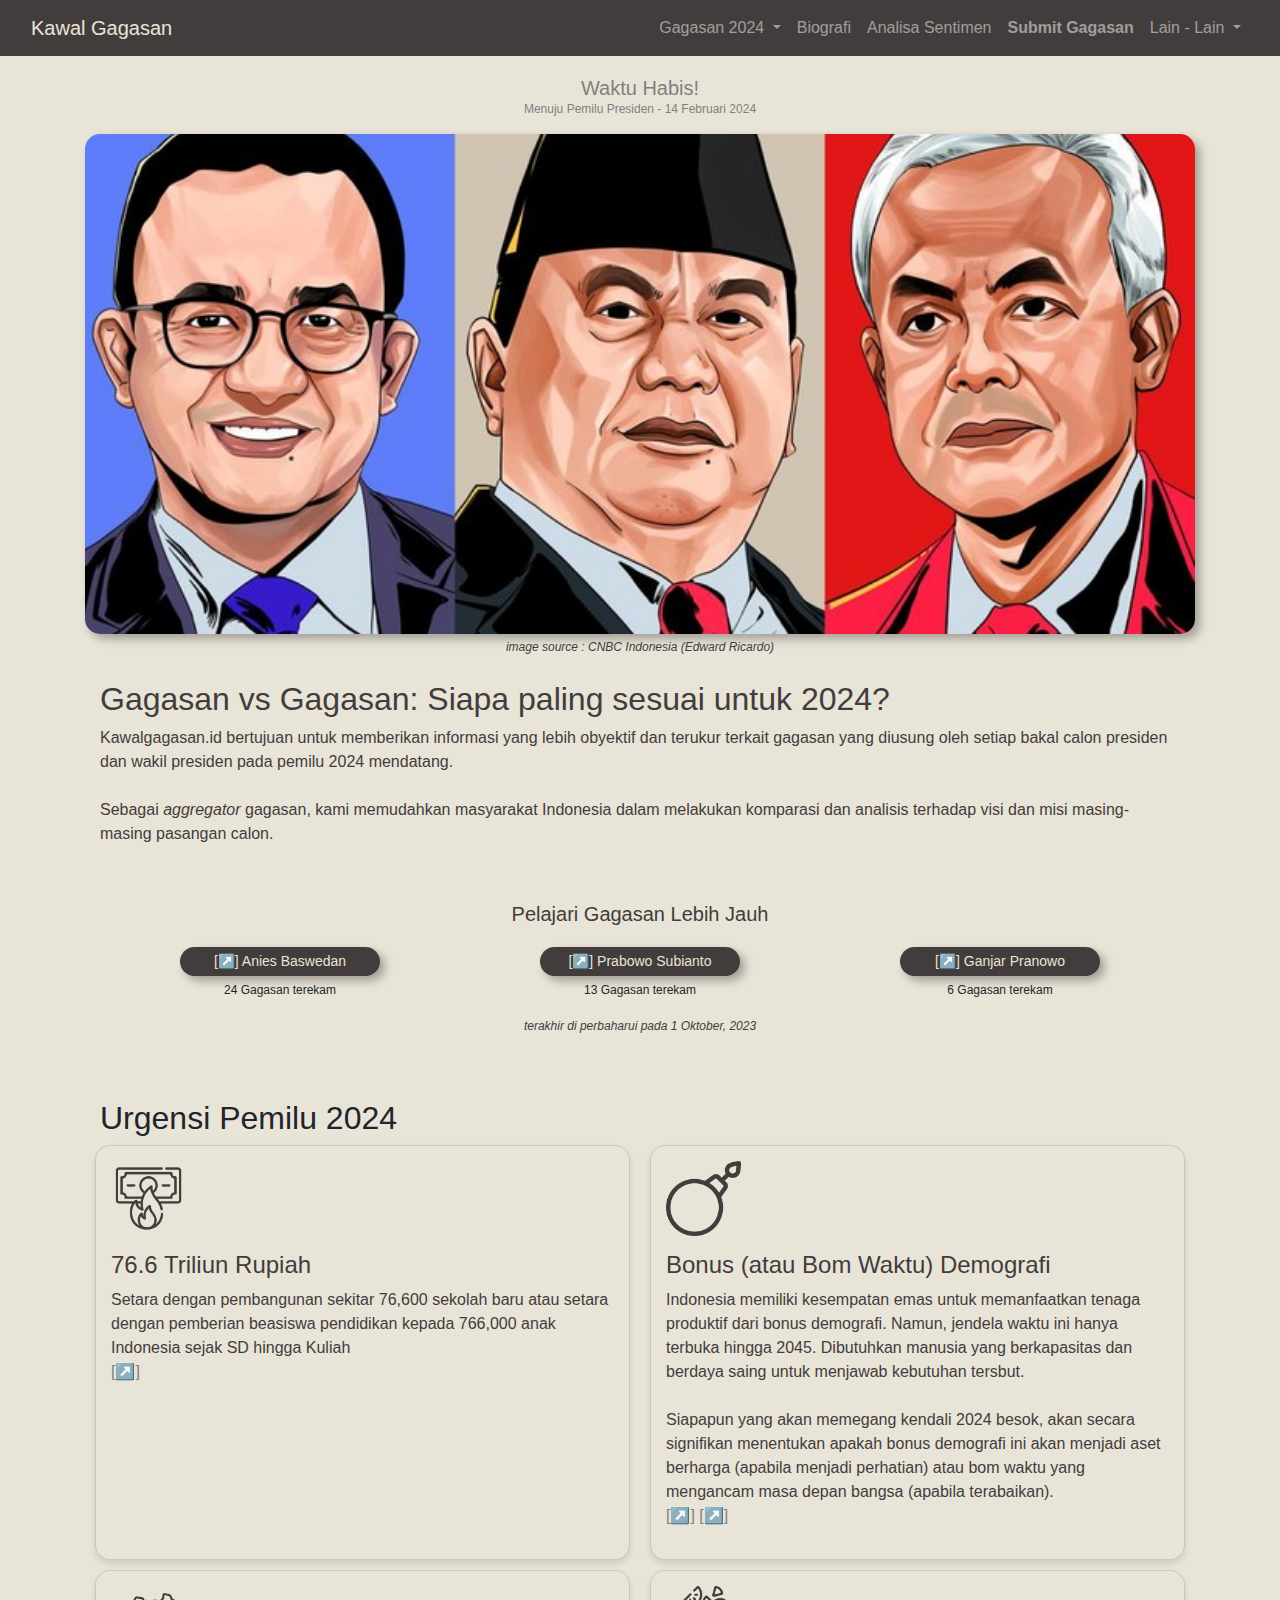
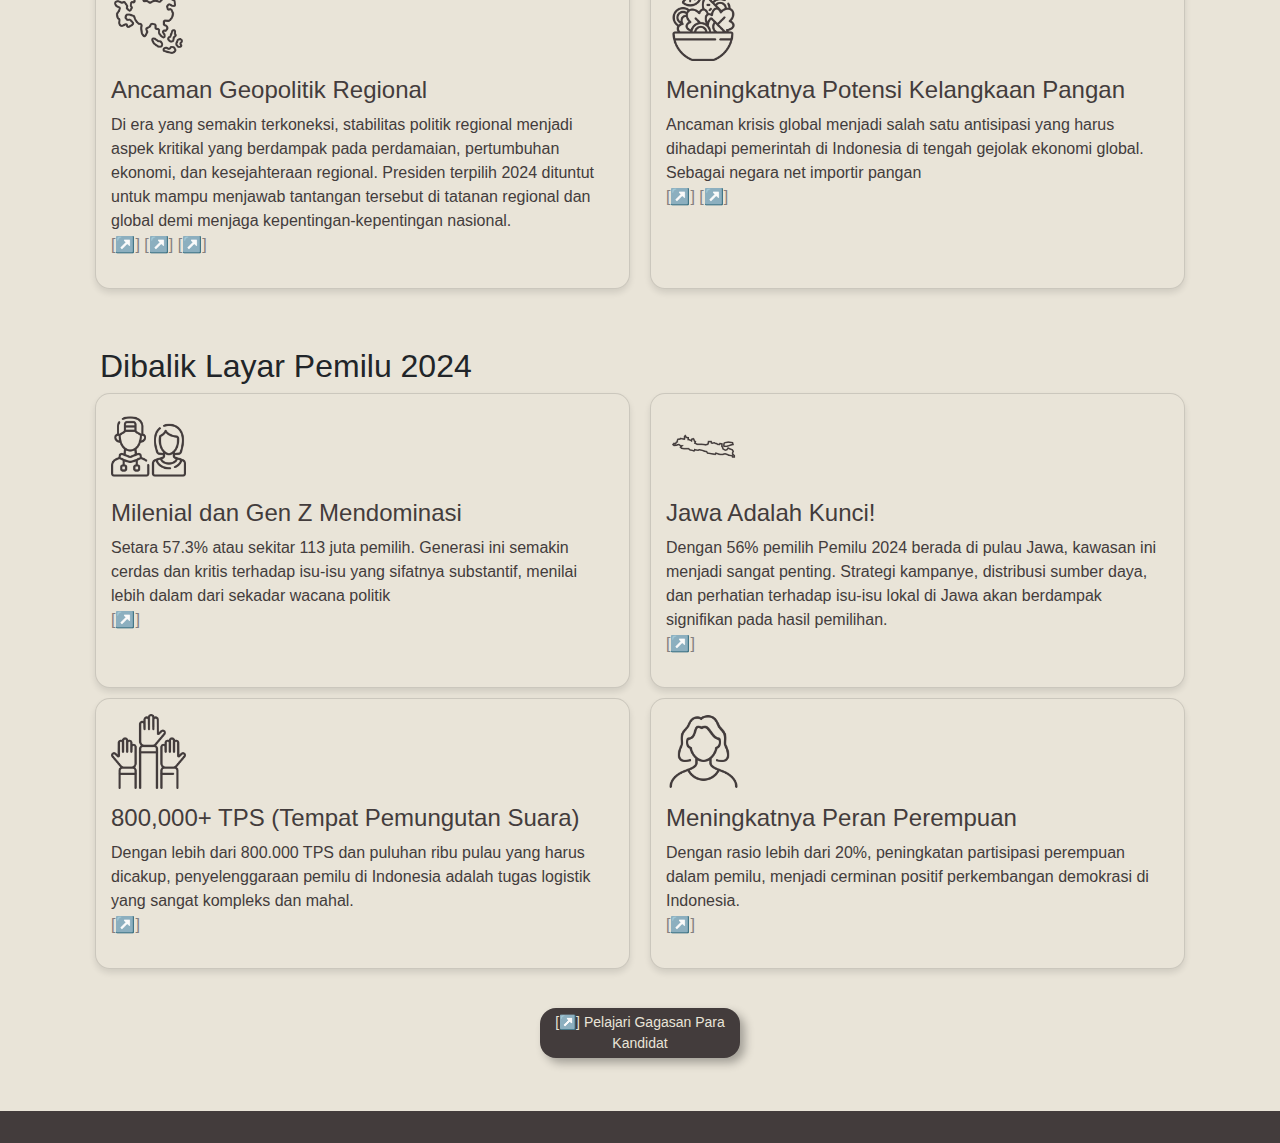
<file: index.html>
<!DOCTYPE html>
<html lang="id">
<head>
    <meta charset="UTF-8">
    <meta name="viewport" content="width=device-width, initial-scale=1.0">
    <link href="https://stackpath.bootstrapcdn.com/bootstrap/4.3.1/css/bootstrap.min.css" rel="stylesheet">
    <!-- <img src="src/logo-dark.png" alt="Logo Situs Web"> -->
    <!-- <link rel="icon" href="src/icon.png"> -->
    <link rel="shortcut icon" href="src/logo.png" type="image/x-icon">
    <title>Kawal Gagasan</title>
    
    <link rel="stylesheet" href="style.css">
    <meta name="viewport" content="width=device-width, initial-scale=1, maximum-scale=1, user-scalable=no">
    <!-- Google Tag Manager -->
    <script>(function(w,d,s,l,i){w[l]=w[l]||[];w[l].push({'gtm.start':
      new Date().getTime(),event:'gtm.js'});var f=d.getElementsByTagName(s)[0],
      j=d.createElement(s),dl=l!='dataLayer'?'&l='+l:'';j.async=true;j.src=
      'https://www.googletagmanager.com/gtm.js?id='+i+dl;f.parentNode.insertBefore(j,f);
      })(window,document,'script','dataLayer','GTM-T9JWH6PG');</script>
      <!-- End Google Tag Manager -->

    <!-- Google API -->
    <script src="https://apis.google.com/js/api.js"></script>
    <!-- Google API -->
</head>
<body>
  <!-- Google Tag Manager (noscript) -->
    <noscript><iframe src="https://www.googletagmanager.com/ns.html?id=GTM-T9JWH6PG"
    height="0" width="0" style="display:none;visibility:hidden"></iframe></noscript>
    <!-- End Google Tag Manager (noscript) -->

    <nav class="fixed-top navbar navbar-expand-sm navbar-dark">
      <div class="container-fluid">
        <a class="navbar-brand" href="index.html" style="color:#E9E4D8;">Kawal Gagasan</a>
        <button class="navbar-toggler" type="button" data-toggle="collapse" data-target="#navbarSupportedContent" aria-controls="navbarSupportedContent" aria-expanded="false" aria-label="Toggle navigation">
          <span class="navbar-toggler-icon"></span>
        </button>
        <div class="collapse navbar-collapse" id="navbarSupportedContent">
          <ul class="navbar-nav ml-auto">
            <li class="nav-item dropdown ">
              <a class="nav-link dropdown-toggle" href="gagasan.html" id="navbarDropdown" role="button" data-toggle="dropdown" aria-haspopup="true" aria-expanded="false">
                Gagasan 2024
              </a>
              <div class="dropdown-menu" aria-labelledby="navbarDropdown">
                <a class="dropdown-item" href="anies.html">Anies - Imin</a>
                <a class="dropdown-item" href="prabowo.html">Prabowo Subianto</a>
                <a class="dropdown-item" href="ganjar.html">Ganjar Pranowo</a>
              </div>
            </li>
            <li class="nav-item">
              <a class="nav-link" href="biografi.html">Biografi</a>
            </li>
            <li class="nav-item">
              <a class="nav-link" href="sentiment.html">Analisa Sentimen</a>
            </li>
            <li class="nav-item">
              <a class="nav-link" href="submit.html"><strong>Submit Gagasan</strong></a>
            </li>
            <li class="nav-item dropdown ">
              <a class="nav-link dropdown-toggle" href="gagasan.html" id="navbarDropdown" role="button" data-toggle="dropdown" aria-haspopup="true" aria-expanded="false">
                Lain - Lain
              </a>
              <div class="dropdown-menu" aria-labelledby="navbarDropdown">
                <a class="dropdown-item" href="about.html">Tentang Kami</a>
                <a class="dropdown-item" href="volunteer.html">Kesempatan Volunteer</a>
                <!-- <a class="dropdown-item" href="ganjar.html">Ganjar Pranowo</a> -->
              </div>
            </li>
          </ul>
        </div>
      </div>
    </nav>
  <div class="col spacer my-3" style="color:#E9E4D8;">
    _
  </div>

      <!-- <div class="row fade-in-up mt-2"  style="background-color:#433c3c"> -->
        <!-- <div class="row"> -->
            <!-- <div class="col-lg-12 col-sm-12"> -->
                <!-- <marquee behavior="scroll" direction="left">
                  <h1 class="text align-text-top" style="font-size: 30px;color: #E9E4D8">Sudah tentukan pilihan di 14 Februari, 2024 besok?</h1>
                </marquee> -->
            <!-- </div> -->
        <!-- </div> -->
    <!-- </div> -->

      <section class="container py-2 mt-4">
        
        <div style="height: 0.25rem;"></div>

        <!-- timer menuju pemilu -->
        <div class="col pb-3">
          <h3 class="text-center m-0" id="timer" style="color:var(--color2)"></h3>
          <script>
              var countdownDate = new Date("2024-02-14T10:00:00").getTime();
            
              function updateTimer() {
                var now = new Date().getTime();
                var distance = countdownDate - now;
            
                var days = Math.floor(distance / (1000 * 60 * 60 * 24));
                var hours = Math.floor((distance % (1000 * 60 * 60 * 24)) / (1000 * 60 * 60));
                var minutes = Math.floor((distance % (1000 * 60 * 60)) / (1000 * 60));
                var seconds = Math.floor((distance % (1000 * 60)) / 1000);
            
                document.getElementById("timer").innerHTML = days + " hari " + hours + " jam " + minutes + " menit " + seconds + " detik ";
            
                if (distance < 0) {
                  clearInterval(x);
                  document.getElementById("timer").innerHTML = "Waktu Habis!";
                }
              }
            
              var x = setInterval(updateTimer, 1000);
              updateTimer(); // Panggil fungsi ini segera agar timer muncul tanpa menunggu 1 detik pertama
            </script>
          <p class="text-center m-0" style="font-size: 0.75rem;color:var(--color2)"> Menuju Pemilu Presiden - 14 Februari 2024</p>
        </div>
        
        <img src="src/cover-artikel-pemilu-2024_169.jpeg" class="img-fluid full-screen" alt="Anies-Prabowo-Ganjar" style="box-shadow: 5px 5px 10px rgba(0, 0, 0, 0.3)">
        <p class="text mb-4 text-center image-source mt-1"><i>image source : CNBC Indonesia (Edward Ricardo)</i></p>
        <div class="container fade-in-up">
          
            <div class="row">
              <div class="col-lg-12 col-sm-12">
                <h1 class="text align-text-top" id="pelajari-gagasan">Gagasan vs Gagasan: Siapa paling sesuai untuk 2024?</h1>
              </div>
              <div class="col-lg-12 col-sm-12 d-flex align-items-center responsive-text my-auto">
                <p class="text align-items-center">
                    <!-- Kawalgagasan.id merupakan platform gagasan <i>aggregator </i> untuk memudahkan masyarakat Indonesia dalam melakukan komparasi gagasan dari masing-masing pasangan calon Presidin di 2024 mendatang.
                    <br>mengumpulkan ide dan pandangan beragam. Ini memberikan bahan yang lebih objektif untuk pemahaman dan partisipasi publik, menjembatani kebijakan dan aspirasi rakyat
                    <br>
                    Kawalgagasan.id merupakan platform untuk memberikan informasi yang lebih obyektif dan terukur terkait biografi dan gagasan yang diusung oleh setiap bakal calon presiden dan wakil presiden pada pemilu 2024 mendatang. -->
                    Kawalgagasan.id bertujuan untuk memberikan informasi yang lebih obyektif dan terukur terkait gagasan yang diusung oleh setiap bakal calon presiden dan wakil presiden pada pemilu 2024 mendatang. 
                    <br>
                    <br>
                    Sebagai <i>aggregator</i> gagasan, kami memudahkan masyarakat Indonesia dalam melakukan komparasi dan analisis terhadap visi dan misi masing-masing pasangan calon.
                    <br>
                    <br>
                </p>
              </div>
            </div>
        </div>
        <h3 class="text text-center mt-3" >Pelajari Gagasan Lebih Jauh</h3>
        
        <div class="col-12 quick-button justify-content-center text-center">
          <div class="col-md-4">
            <a href="anies.html" class="btn btn-sm" style="box-shadow: 5px 5px 10px rgba(0, 0, 0, 0.3)">[↗] Anies Baswedan</a>
            <p class="image-source">24 Gagasan terekam</p>
          </div>

          <div class="col-md-4">
            <a href="prabowo.html" class="btn btn-sm" style="box-shadow: 5px 5px 10px rgba(0, 0, 0, 0.3)">[↗] Prabowo Subianto</a>
            <p class="image-source">13 Gagasan terekam</p>
          </div>
          <div class="col-md-4">
            <a href="ganjar.html" class="btn btn-sm" style="box-shadow: 5px 5px 10px rgba(0, 0, 0, 0.3)">[↗] Ganjar Pranowo</a>
            <p class="image-source">6 Gagasan terekam</p>
          </div>
          <div class="col-12">
            <h5 class="text text-center mb-3"><i class="image-source">terakhir di perbaharui pada 1 Oktober, 2023</i></h5>
          </div>
        </div>
        


        <!-- Urgensi Pemilu 2024 -->
        <div class="column">
            <div class="col-lg-12 col-sm-12">
                <h1 class="align-text-top">Urgensi Pemilu 2024</h1>
              </div>
        </div>
        <div class="fun-fact-1 col-12">
          <div class="row scrollable-row ">
              
              <div class="card">
              <div class="icon"><img src="/src/index/money-waste.png" alt="Gambar"></div> <!-- Ganti dengan nama file gambar Anda -->
              <h2>76.6 Triliun Rupiah</h2>
              <p class="responsive-text">Setara dengan pembangunan sekitar 76,600 sekolah baru atau setara dengan pemberian beasiswa pendidikan kepada 766,000 anak Indonesia sejak SD hingga Kuliah
                  <br><medium> <a href="https://www.dpr.go.id/berita/detail/id/39137/t/Pimpinan+DPR+dan+KPU+Sepakat+Anggaran+Pemilu+Rp76%2C6+Triliun" target="_blank">[↗]</a></medium>
              </p>
              </div>
              

              <div class="card">
              <div class="icon"><img src="/src/index/bomb.png" alt="Gambar"></div> <!-- Ganti dengan nama file gambar Anda -->
              <h2>Bonus (atau Bom Waktu) Demografi</h2>
              <p class="responsive-text">Indonesia memiliki kesempatan emas untuk memanfaatkan tenaga produktif dari bonus demografi. Namun, jendela waktu ini hanya terbuka hingga 2045. Dibutuhkan manusia yang berkapasitas dan berdaya saing untuk menjawab kebutuhan tersbut. 
                <br> 
                <br> Siapapun yang akan memegang kendali 2024 besok, akan secara signifikan menentukan apakah bonus demografi ini akan menjadi aset berharga (apabila menjadi perhatian) atau bom waktu yang mengancam masa depan bangsa (apabila terabaikan).
                
                <br><medium> <a href="https://databoks.katadata.co.id/datapublish/2019/09/09/berapa-jumlah-penduduk-usia-produktif-indonesia" target="_blank">[↗]</a></medium>
                <medium> <a href="https://www.medcom.id/pendidikan/news-pendidikan/DkqMXyVk-menuju-indonesia-emas-2045-sdm-indonesia-hadapi-tantangan-teknologi" target="_blank">[↗]</a></medium>
              </p>
              </div>

              <div class="card">
                  <div class="icon"><img src="/src/index/asia.png" alt="Gambar"></div> <!-- Ganti dengan nama file gambar Anda -->
                  <h2>Ancaman Geopolitik Regional</h2>
                  <p class="responsive-text">Di era yang semakin terkoneksi, stabilitas politik regional menjadi aspek kritikal yang berdampak pada perdamaian, pertumbuhan ekonomi, dan kesejahteraan regional. Presiden terpilih 2024 dituntut untuk mampu menjawab tantangan tersebut di tatanan regional dan global demi menjaga kepentingan-kepentingan nasional.
                      <br> <medium>  <a href="https://www.cnbcindonesia.com/news/20230129091310-4-409013/jenderal-bintang-empat-perang-china-amerika-meletus-2025" target="_blank">[↗]</a></medium>
                      <medium>  <a href="https://www.cnbcindonesia.com/news/20201111125701-4-201019/ada-ramalan-perang-dunia-iii-di-muka-bumi-ini-faktanya" target="_blank">[↗]</a></medium>
                      <medium>  <a href="https://www.abc.net.au/indonesian/2023-02-03/china-makin-kuat-inilah-prediksi-laut-china-selatan-di-2023/101926270" target="_blank">[↗]</a></medium>
                  </p>
                  </div>


              
              <div class="card">
                  <div class="icon"><img src="/src/index/salad.png" alt="Gambar"></div> <!-- Ganti dengan nama file gambar Anda -->
                  <h2>Meningkatnya Potensi Kelangkaan Pangan</h2>
                  <p class="responsive-text">Ancaman krisis global menjadi salah satu antisipasi yang harus dihadapi pemerintah di Indonesia di tengah gejolak ekonomi global. Sebagai negara net importir pangan 
                      <br><medium>  <a href="https://www.lemhannas.go.id/index.php/publikasi/press-release/1721-krisis-pangan-semakin-mengkhawatirkan" target="_blank">[↗]</a></medium>
                      <medium>  <a href="https://www.cnbcindonesia.com/news/20230517132451-8-438180/krisis-pangan-mengancam-dunia-nasib-ri-di-ujung-tanduk" target="_blank">[↗]</a></medium>
                  </p>
                  </div>

          </div>
        </div>

        <!-- Dibalik Layar Pemilu 2024 -->
        <div class="column">
          <div class="col-lg-12 col-sm-12 mt-5">
              <h1 class="align-text-top">Dibalik Layar Pemilu 2024</h1>
            </div>
        </div>
        <div class="fun-fact-1 col-12">
            <div class="row scrollable-row ">

                <div class="card">
                <div class="icon"><img src="/src/index/friends.png" alt="Gambar"></div> <!-- Ganti dengan nama file gambar Anda -->
                <h2>Milenial dan Gen Z Mendominasi</h2>
                <p class="responsive-text">Setara 57.3% atau sekitar 113 juta pemilih. Generasi ini semakin cerdas dan kritis terhadap isu-isu yang sifatnya substantif, menilai lebih dalam dari sekadar wacana politik
                    <br><medium> <a href="https://databoks.katadata.co.id/datapublish/2023/07/05/kpu-pemilih-pemilu-2024-didominasi-oleh-kelompok-gen-z-dan-milenial" target="_blank">[↗]</a></medium>
                </p>
                </div>

                <div class="card">
                    <div class="icon"><img src="/src/index/indonesia.png" alt="Gambar"></div> <!-- Ganti dengan nama file gambar Anda -->
                    <h2>Jawa Adalah Kunci!</h2>
                    <p class="responsive-text">Dengan 56% pemilih Pemilu 2024 berada di pulau Jawa, kawasan ini menjadi sangat penting. Strategi kampanye, distribusi sumber daya, dan perhatian terhadap isu-isu lokal di Jawa akan berdampak signifikan pada hasil pemilihan.
                        <br><medium>  <a href="https://www.kompas.id/baca/polhuk/2023/07/02/kpu-tetapkan-dpt-pemilu-2024-56-persen-pemilih-ada-di-pulau-jawa" target="_blank">[↗]</a></medium>
                    </p>
                    </div>

                <div class="card">
                    <div class="icon"><img src="/src/index/raise-hand.png" alt="Gambar"></div> <!-- Ganti dengan nama file gambar Anda -->
                    <h2>800,000+ TPS (Tempat Pemungutan Suara)</h2>
                    <p class="responsive-text">Dengan lebih dari 800.000 TPS dan puluhan ribu pulau yang harus dicakup, penyelenggaraan pemilu di Indonesia adalah tugas logistik yang sangat kompleks dan mahal.
                        <br><medium>  <a href="https://indonesiabaik.id/infografis/jumlah-tempat-pemungutan-suara-tps-pemilu-2024" target="_blank">[↗]</a></medium>
                    </p>
                    </div>


                
                <div class="card">
                    <div class="icon"><img src="/src/index/woman.png" alt="Gambar"></div> <!-- Ganti dengan nama file gambar Anda -->
                    <h2>Meningkatnya Peran Perempuan</h2>
                    <p class="responsive-text">Dengan rasio lebih dari 20%, peningkatan partisipasi perempuan dalam pemilu, menjadi cerminan positif perkembangan demokrasi di Indonesia.
                        <br><medium>  <a href="https://www.kemenpppa.go.id/index.php/page/read/29/3076/menteri-bintang-optimis-keterwakilan-perempuan-di-legislatif-capai-30-persen-pada-pemilu-2024" target="_blank">[↗]</a></medium>
                    </p>
                    </div>

            </div>
          </div>

        <!-- <div class="container biografi fade-in-up">
            <div class="row custom-row">
                <div class="col-lg-12 col-sm-12 pt-5">
                    <h1 class="text text-center">Biografi Bakal Calon Presiden Republik Indonesia 2024</h1>
                </div>
            </div>
            <div class="row justify-content-center">

                <div class="custom-col col-lg-4 col-sm-12 my-3 pt-4 mr-3 text-center mx-auto" style="margin-left: 5px; margin-right: 5px; border: 1px solid #847F7F; border-radius: 25px; box-shadow: 5px 5px 15px #888888;">
                    <div class="d-flex justify-content-center">
                        <img src="src/anies.jpeg" alt="Anies Rasyid Baswedan" style="border-radius:50%; width:200px;">
                    </div>      
                    <h4 class="text-center my-3">Anies Rasyid Baswedan</h4>
                    <div class="text-center">
                        <p class="border-bottom" style="border-width: 1px;">Jabatan Terakhir<br><strong>Gubernur DKI Jakarta (2017-2022)</strong></p>
                        <p class="border-bottom" style="border-width: 1px;">Tempat, Tanggal Lahir:<br><strong>Kuningan, 7 Mei 1969</strong></p>
                        <p class="text-center pb-0" style="border-width: 1px;">Riwayat Pendidikan
                            <ul style="text-align:left;">
                                <li><strong>Ph.D., Political Science</strong>, Northern Illinois University, 1999 - 2005</li>
                                <li><strong>M.A., Political Science</strong>, Northern Illinois University, 1997 - 1999</li>
                                <li><strong>B.A., Business Administration</strong>, Gadjah Mada University, 1991 - 1995</li>
                                <li><strong>SMA Negeri 70</strong>, Jakarta, 1988 - 1991</li>
                                <li><strong>SMP Negeri 115</strong>, Jakarta, 1985 - 1988</li>
                                <li><strong>SD Negeri 02</strong>, Jakarta, 1979 - 1985</li>
                            </ul>
                        </p>
                        <p>Kebangsaan:<br><strong>Indonesia</strong></p>
                    </div>
                </div>

                <div class="custom-col col-lg-4 col-sm-12 my-3 pt-4 mr-3 text-center mx-auto" style="margin-left: 5px; margin-right: 5px; border: 1px solid #847F7F; border-radius: 25px; box-shadow: 5px 5px 15px #888888;">
                    <div class="d-flex justify-content-center">
                        <img src="src/ganjar.jpeg" alt="Ganjar Pranowo" style="border-radius:50%; width:200px;">
                    </div>      
                    <h4 class="text-center my-3">Ganjar Pranowo</h4>
                    <div class="text-center">
                        <p class="border-bottom" style="border-width: 1px;">Jabatan Terakhir<br><strong>Gubernur Jawa Tengah (2013-2023)</strong></p>
                        <p class="border-bottom" style="border-width: 1px;">Tempat, Tanggal Lahir:<br><strong>Karanganyar, 28 November 1968</strong></p>
                        <p class="text-center pb-0" style="border-width: 1px;">Riwayat Pendidikan
                            <ul style="text-align:left;">
                                <li><strong>M.Sc., Public Administration</strong>, University of Sheffield, 1996 - 1997</li>
                                <li><strong>B.A., Political Science</strong>, Gadjah Mada University, 1987 - 1993</li>
                                <li><strong>SMA Negeri 1</strong>, Surakarta, 1984 - 1987</li>
                                <li><strong>SMP Negeri 5</strong>, Surakarta, 1981 - 1984</li>
                                <li><strong>SD Negeri 4</strong>, Surakarta, 1976 - 1981</li>
                            </ul>
                        </p>
                        <p>Kebangsaan:<br><strong>Indonesia</strong></p>
                    </div>
                </div>

                <div class="custom-col col-lg-4 col-sm-12 my-3 pt-4 mr-3 text-center mx-auto"  style="margin-left: 5px; margin-right: 5px; border: 1px solid #847F7F; border-radius: 25px; box-shadow: 5px 5px 15px #888888;">
                    <div class="d-flex justify-content-center">
                        <img src="src/prabowo.jpeg" alt="Prabowo Subianto" style="border-radius:50%; width:200px;">
                    </div>
                    <h4 class="text-center my-3">Prabowo Subianto</h4>      
                    <div class="text-center">
                        <p class="border-bottom" style="border-width: 1px;">Jabatan Terakhir<br><strong>Menteri Pertahanan, <br>Kabinet Indonesia Maju (2019)</strong></p>
                        <p class="border-bottom" style="border-width: 1px;">Tempat, Tanggal Lahir:<br><strong>Jakarta, 17 Oktober 1951</strong></p>
                        <p class="text-center pb-0" style="border-width: 1px;">Riwayat Pendidikan
                            <ul style="text-align:left;">
                                <li><strong>Akademi Militer Nasional</strong>, Magelang, 1970</li>
                                <li><strong>Special Forces Qualification Course (Green Berets)</strong>, Fort Bragg, USA, 1980</li>
                                <li><strong>SMA Negeri 1</strong>, Jakarta, 1966 - 1969</li>
                                <li><strong>SMP Tarakanita</strong>, Jakarta, 1963 - 1966</li>
                                <li><strong>SD Santo Yusup</strong>, Jakarta, 1958 - 1963</li>
                            </ul>
                        </p>
                        <p>Kebangsaan:<br><strong>Indonesia</strong></p>
                    </div>
                    
                </div>
            </div>
        </div> -->
            
    
      </section>

      <div style="height: 80px;">
        <div class="col-12 quick-button justify-content-center text-center">
          <div class="col-md-4">
            <a href="#pelajari-gagasan" class="btn btn-sm" style="box-shadow: 5px 5px 10px rgba(0, 0, 0, 0.3)">[↗] Pelajari Gagasan Para Kandidat</a>
          </div>
      </div>

      <footer class="w-100 p-3 mt-5" style="margin: 0; padding-left: 0; padding-right: 0;"> 
        <!-- <h3 class="text-center text-white m-0" id="timer"></h3>
        <script>
            var countdownDate = new Date("2024-02-14T10:00:00").getTime();
          
            function updateTimer() {
              var now = new Date().getTime();
              var distance = countdownDate - now;
          
              var days = Math.floor(distance / (1000 * 60 * 60 * 24));
              var hours = Math.floor((distance % (1000 * 60 * 60 * 24)) / (1000 * 60 * 60));
              var minutes = Math.floor((distance % (1000 * 60 * 60)) / (1000 * 60));
              var seconds = Math.floor((distance % (1000 * 60)) / 1000);
          
              document.getElementById("timer").innerHTML = days + " hari " + hours + " jam " + minutes + " menit " + seconds + " detik ";
          
              if (distance < 0) {
                clearInterval(x);
                document.getElementById("timer").innerHTML = "Waktu Habis!";
              }
            }
          
            var x = setInterval(updateTimer, 1000);
            updateTimer(); // Panggil fungsi ini segera agar timer muncul tanpa menunggu 1 detik pertama
          </script>
        <p class="text-center text-white m-0"> Menuju Pemilu Presiden - 14 Februari 2024</p> -->
        <!-- <p class="text-center text-white m-0">&copy; All right reserv</p> -->
        <!-- <p class="text-center text-light"> &copy Kawal Gagasan</p> -->
      </footer>

    <script src="https://code.jquery.com/jquery-3.3.1.slim.min.js"></script>
    <script src="https://cdnjs.cloudflare.com/ajax/libs/popper.js/1.14.7/umd/popper.min.js"></script>
    <script src="https://stackpath.bootstrapcdn.com/bootstrap/4.3.1/js/bootstrap.min.js"></script>

</body>
</html>
</file>
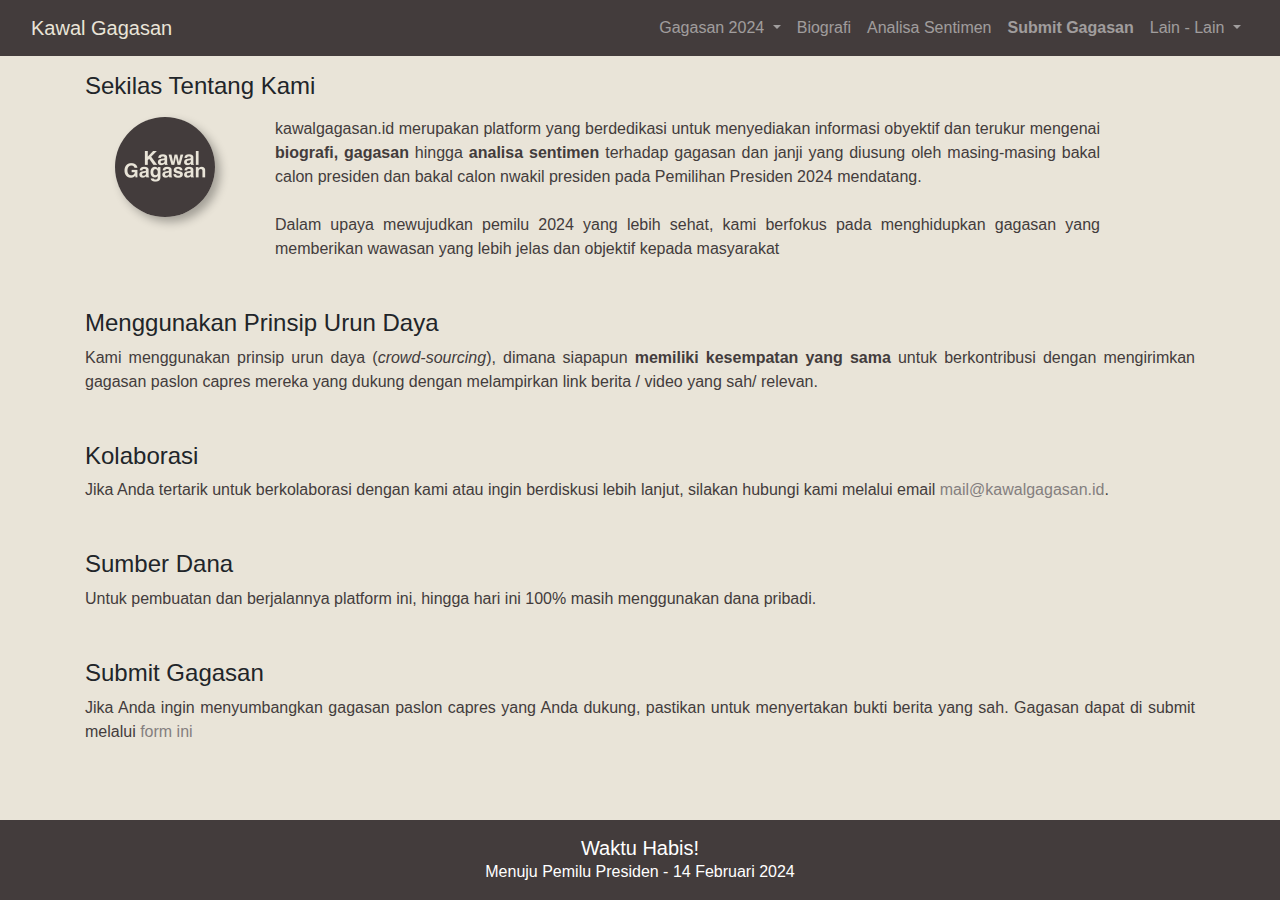
<file: about.html>
<!DOCTYPE html>
<html lang="id">
<head>
    <meta charset="UTF-8">
    <meta name="viewport" content="width=device-width, initial-scale=1.0">
    <link href="https://stackpath.bootstrapcdn.com/bootstrap/4.3.1/css/bootstrap.min.css" rel="stylesheet">
    <link rel="shortcut icon" href="src/logo.png" type="image/x-icon">
    <title>Kawal Gagasan</title>
    <link rel="stylesheet" href="style.css">
    <meta name="viewport" content="width=device-width, initial-scale=1, maximum-scale=1, user-scalable=no">
    <!-- Google Tag Manager -->
    <script>(function(w,d,s,l,i){w[l]=w[l]||[];w[l].push({'gtm.start':
      new Date().getTime(),event:'gtm.js'});var f=d.getElementsByTagName(s)[0],
      j=d.createElement(s),dl=l!='dataLayer'?'&l='+l:'';j.async=true;j.src=
      'https://www.googletagmanager.com/gtm.js?id='+i+dl;f.parentNode.insertBefore(j,f);
      })(window,document,'script','dataLayer','GTM-T9JWH6PG');</script>
      <!-- End Google Tag Manager -->
</head>
<body>
   <!-- Google Tag Manager (noscript) -->
   <noscript><iframe src="https://www.googletagmanager.com/ns.html?id=GTM-T9JWH6PG"
    height="0" width="0" style="display:none;visibility:hidden"></iframe></noscript>
    <!-- End Google Tag Manager (noscript) -->   
    <nav class="fixed-top navbar navbar-expand-sm navbar-dark">
      <div class="container-fluid">
        <a class="navbar-brand" href="index.html" style="color:#E9E4D8;">Kawal Gagasan</a>
        <button class="navbar-toggler" type="button" data-toggle="collapse" data-target="#navbarSupportedContent" aria-controls="navbarSupportedContent" aria-expanded="false" aria-label="Toggle navigation">
          <span class="navbar-toggler-icon"></span>
        </button>
        <div class="collapse navbar-collapse" id="navbarSupportedContent">
          <ul class="navbar-nav ml-auto">
            <li class="nav-item dropdown ">
              <a class="nav-link dropdown-toggle" href="gagasan.html" id="navbarDropdown" role="button" data-toggle="dropdown" aria-haspopup="true" aria-expanded="false">
                Gagasan 2024
              </a>
              <div class="dropdown-menu" aria-labelledby="navbarDropdown">
                <a class="dropdown-item" href="anies.html">Anies - Imin</a>
                <a class="dropdown-item" href="prabowo.html">Prabowo Subianto</a>
                <a class="dropdown-item" href="ganjar.html">Ganjar Pranowo</a>
              </div>
            </li>
            <li class="nav-item">
              <a class="nav-link" href="biografi.html">Biografi</a>
            </li>
            <li class="nav-item">
              <a class="nav-link" href="sentiment.html">Analisa Sentimen</a>
            </li>
            <li class="nav-item">
              <a class="nav-link" href="submit.html"><strong>Submit Gagasan</strong></a>
            </li>
            <li class="nav-item dropdown ">
              <a class="nav-link dropdown-toggle" href="gagasan.html" id="navbarDropdown" role="button" data-toggle="dropdown" aria-haspopup="true" aria-expanded="false">
                Lain - Lain
              </a>
              <div class="dropdown-menu" aria-labelledby="navbarDropdown">
                <a class="dropdown-item" href="about.html">Tentang Kami</a>
                <a class="dropdown-item" href="volunteer.html">Kesempatan Volunteer</a>
                <!-- <a class="dropdown-item" href="ganjar.html">Ganjar Pranowo</a> -->
              </div>
            </li>
          </ul>
        </div>
      </div>
    </nav>
  <div class="col spacer my-3" style="color:#E9E4D8;">
    _
  </div>
  <section class="container submission py-2 mt-4">
                
    <div style="height: 0rem;"></div>
    <div">
      <h2>Sekilas Tentang Kami</h2>
      <div class="row mt-3">
        <div class="col-sm-2 text-center mb-4">
          <img src="src/logo-dark.png" alt="Supported by Logo" style="border-radius: 50%; width: 100px; max-height: 100%;  box-shadow: 5px 5px 10px rgba(0, 0, 0, 0.3);">
        </div>
        <div class="col-sm-9">
          <p class="text text-justify mb-5">kawalgagasan.id merupakan platform yang berdedikasi untuk menyediakan informasi obyektif dan terukur mengenai <strong>biografi, gagasan</strong> hingga <strong>analisa sentimen</strong> terhadap gagasan dan janji yang diusung oleh masing-masing bakal calon presiden dan bakal calon nwakil presiden pada Pemilihan Presiden 2024 mendatang.
            <br><br>Dalam upaya mewujudkan pemilu 2024 yang lebih sehat, kami berfokus pada menghidupkan gagasan yang memberikan wawasan yang lebih jelas dan objektif kepada masyarakat
          </p>
        </div>
      </div>
      
    </div>
    <div>
      <h2>Menggunakan Prinsip Urun Daya</h2>
      <p class="text text-justify mb-5">Kami menggunakan prinsip urun daya (<i>crowd-sourcing</i>), dimana siapapun <strong>memiliki kesempatan yang sama</strong> untuk berkontribusi dengan mengirimkan gagasan paslon capres mereka yang dukung dengan melampirkan link berita / video yang sah/ relevan.</p>
    </div>
    <div>
      <h2>Kolaborasi</h2>
      <p class="text text-justify mb-5">Jika Anda tertarik untuk berkolaborasi dengan kami atau ingin berdiskusi lebih lanjut, silakan hubungi kami melalui email <a href="mailto:email@kawalgagasan.id">mail@kawalgagasan.id</a>.</p>
    </div>
    <div>
      <h2>Sumber Dana</h2>
      <p class="text text-justify mb-5">Untuk pembuatan dan berjalannya platform ini, hingga hari ini 100% masih menggunakan dana pribadi.</p>
    </div>
    <div>
      <h2>Submit Gagasan</h2>
      <p class="text text-justify mb-5">Jika Anda ingin menyumbangkan gagasan paslon capres yang Anda dukung, pastikan untuk menyertakan bukti berita yang sah. Gagasan dapat di submit melalui <a href="submit.html">form ini</a></p>
    </div>

  </section>

      <div style="height: 80px;"> </div>

      <footer class="fixed-bottom w-100 p-3 mt-5" style="margin: 0; padding-left: 0; padding-right: 0;"> 
        <h3 class="text-center text-white m-0" id="timer"></h3>
        <script>
            var countdownDate = new Date("2024-02-14T10:00:00").getTime();
          
            function updateTimer() {
              var now = new Date().getTime();
              var distance = countdownDate - now;
          
              var days = Math.floor(distance / (1000 * 60 * 60 * 24));
              var hours = Math.floor((distance % (1000 * 60 * 60 * 24)) / (1000 * 60 * 60));
              var minutes = Math.floor((distance % (1000 * 60 * 60)) / (1000 * 60));
              var seconds = Math.floor((distance % (1000 * 60)) / 1000);
          
              document.getElementById("timer").innerHTML = days + " hari " + hours + " jam " + minutes + " menit " + seconds + " detik ";
          
              if (distance < 0) {
                clearInterval(x);
                document.getElementById("timer").innerHTML = "Waktu Habis!";
              }
            }
          
            var x = setInterval(updateTimer, 1000);
            updateTimer(); // Panggil fungsi ini segera agar timer muncul tanpa menunggu 1 detik pertama
          </script>
        <p class="text-center text-white m-0"> Menuju Pemilu Presiden - 14 Februari 2024</p>
        <!-- <p class="text-center text-light"> &copy Kawal Gagasan</p> -->
      </footer>

    <script src="https://code.jquery.com/jquery-3.3.1.slim.min.js"></script>
    <script src="https://cdnjs.cloudflare.com/ajax/libs/popper.js/1.14.7/umd/popper.min.js"></script>
    <script src="https://stackpath.bootstrapcdn.com/bootstrap/4.3.1/js/bootstrap.min.js"></script>

</body>
</html>
</file>
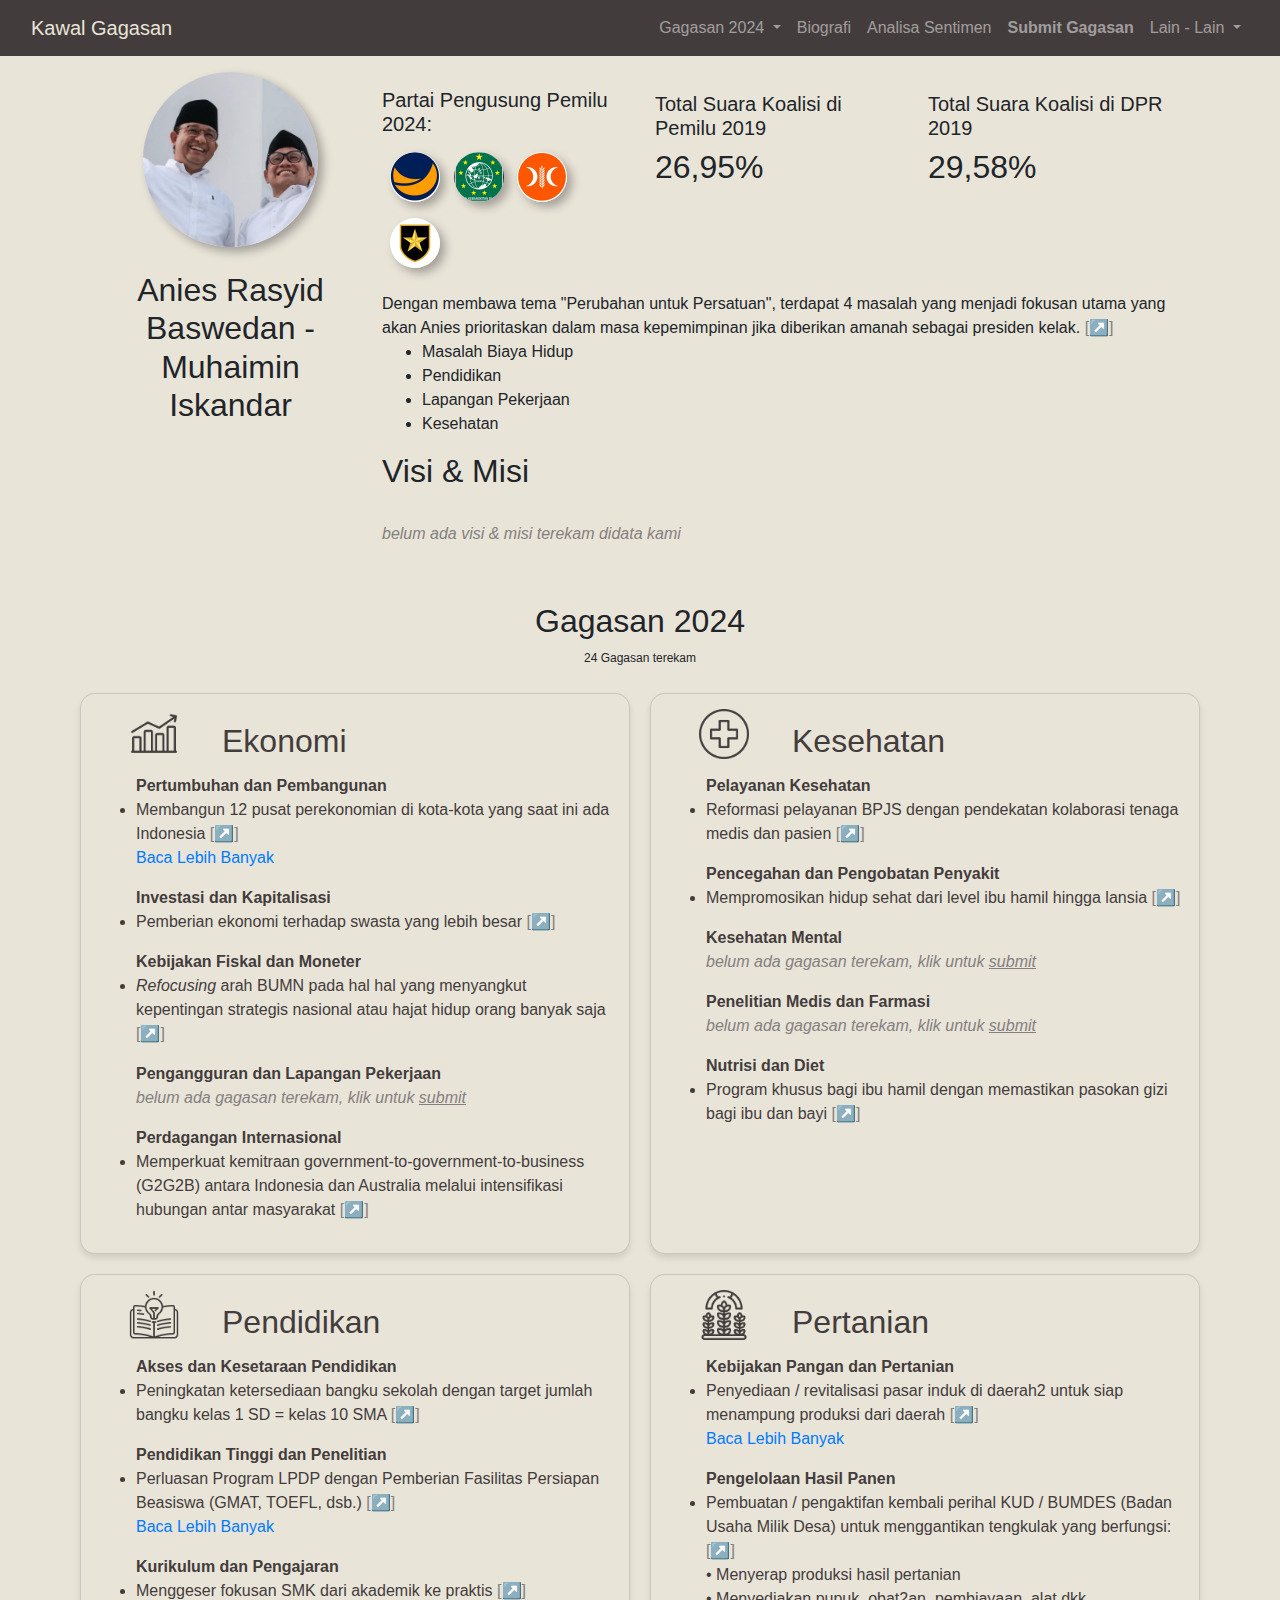
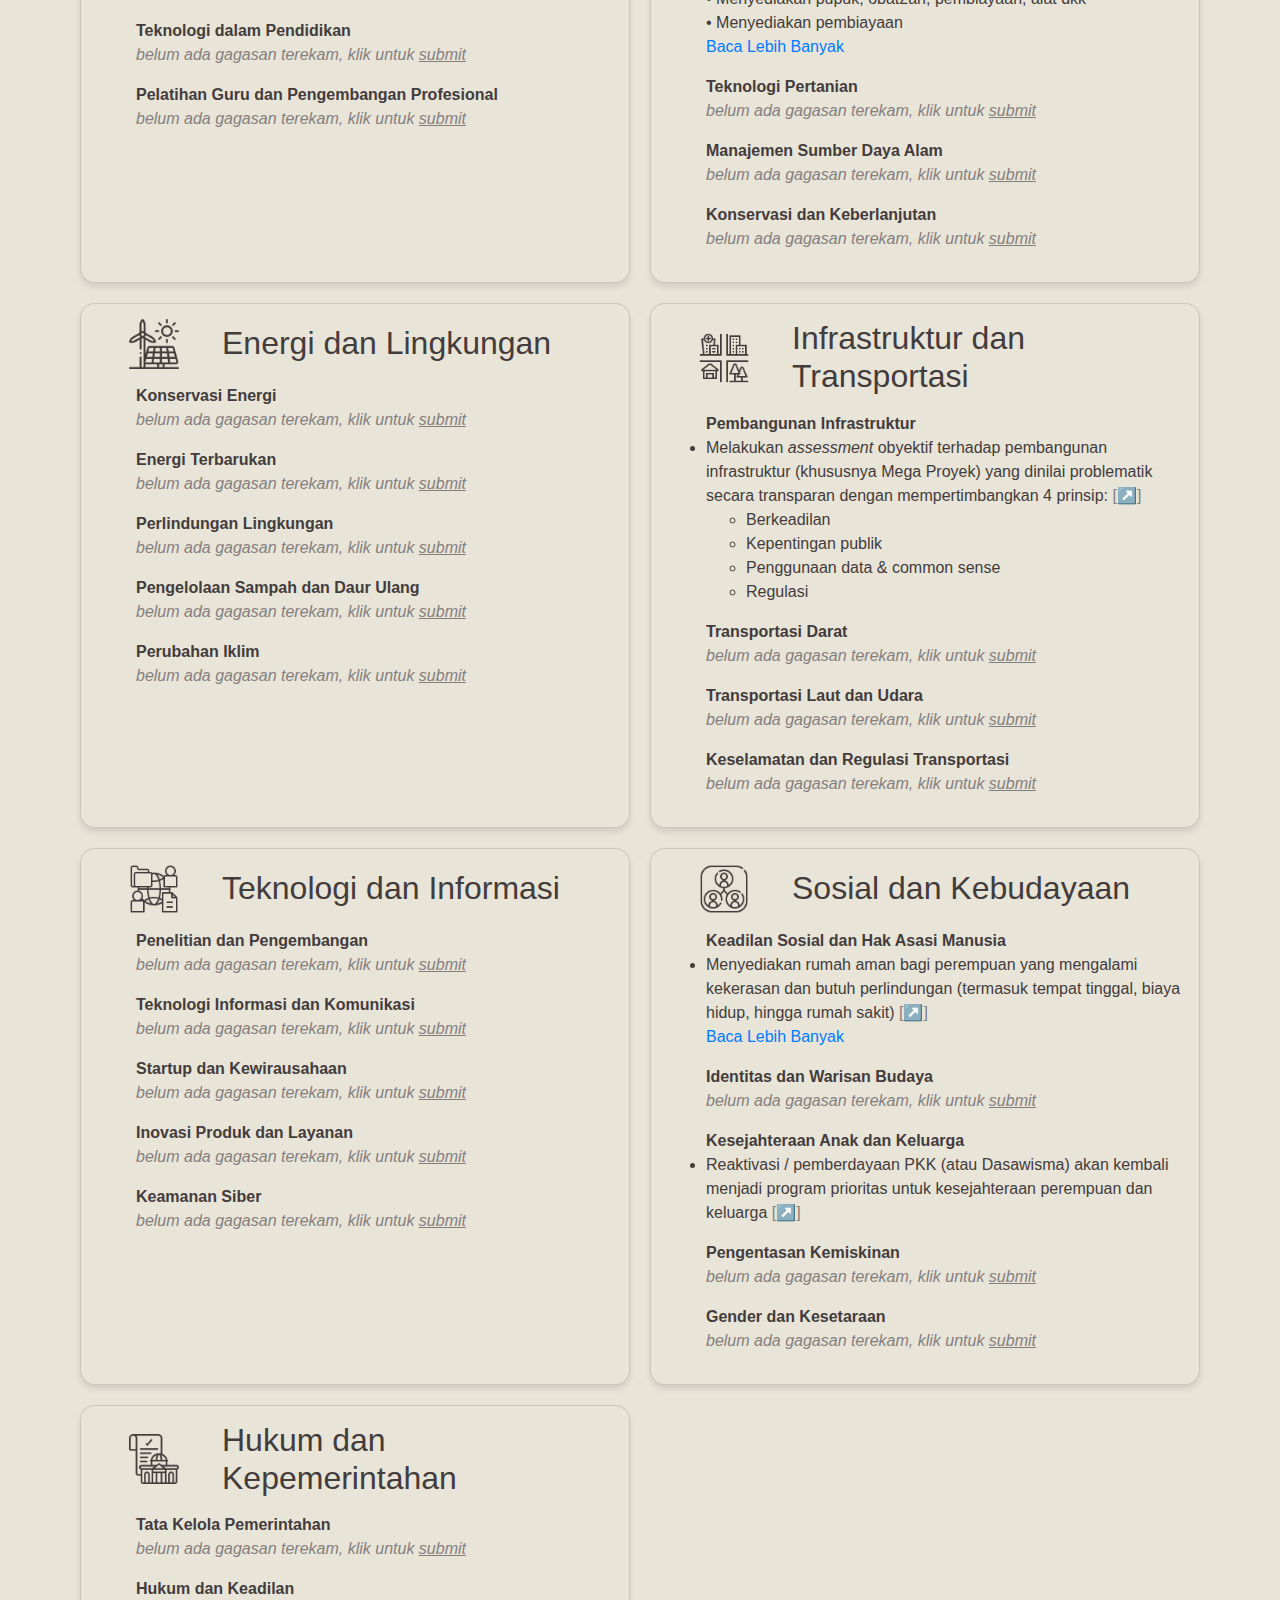
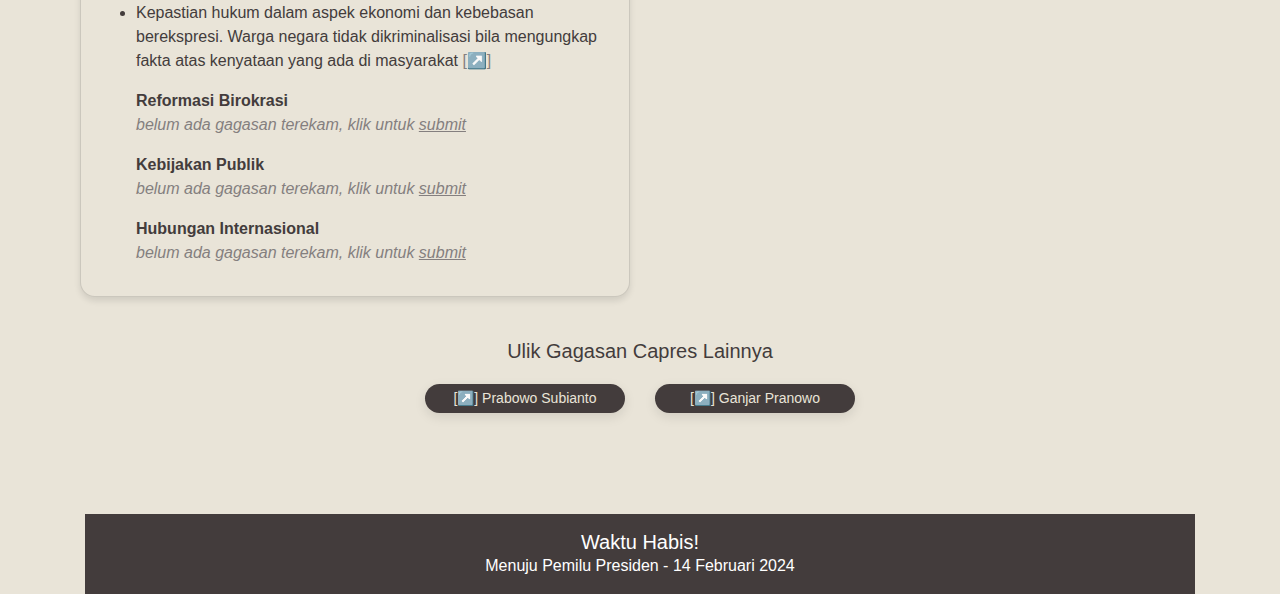
<file: anies.html>
<!DOCTYPE html>
<html lang="id">
<head>
    <meta charset="UTF-8">
    <meta name="viewport" content="width=device-width, initial-scale=1.0">
    <link href="https://stackpath.bootstrapcdn.com/bootstrap/4.3.1/css/bootstrap.min.css" rel="stylesheet">

    <!-- <script src="https://code.jquery.com/jquery-3.3.1.slim.min.js"></script>
    <script src="https://cdnjs.cloudflare.com/ajax/libs/popper.js/1.14.7/umd/popper.min.js"></script>
    <script src="https://stackpath.bootstrapcdn.com/bootstrap/4.3.1/js/bootstrap.min.js"></script> -->
    <link rel="shortcut icon" href="src/logo.png" type="image/x-icon">
    <title>Kawal Gagasan</title>
    <link rel="stylesheet" href="style.css">
        <!-- Google Tag Manager -->
        <script>(function(w,d,s,l,i){w[l]=w[l]||[];w[l].push({'gtm.start':
          new Date().getTime(),event:'gtm.js'});var f=d.getElementsByTagName(s)[0],
          j=d.createElement(s),dl=l!='dataLayer'?'&l='+l:'';j.async=true;j.src=
          'https://www.googletagmanager.com/gtm.js?id='+i+dl;f.parentNode.insertBefore(j,f);
          })(window,document,'script','dataLayer','GTM-T9JWH6PG');</script>
          <!-- End Google Tag Manager -->
</head>
<body>
  <!-- Google Tag Manager (noscript) -->
    <noscript><iframe src="https://www.googletagmanager.com/ns.html?id=GTM-T9JWH6PG"
    height="0" width="0" style="display:none;visibility:hidden"></iframe></noscript>
    <!-- End Google Tag Manager (noscript) -->

    <nav class="fixed-top navbar navbar-expand-sm navbar-dark">
      <div class="container-fluid">
        <a class="navbar-brand" href="index.html" style="color:#E9E4D8;">Kawal Gagasan</a>
        <button class="navbar-toggler" type="button" data-toggle="collapse" data-target="#navbarSupportedContent" aria-controls="navbarSupportedContent" aria-expanded="false" aria-label="Toggle navigation">
          <span class="navbar-toggler-icon"></span>
        </button>
        <div class="collapse navbar-collapse" id="navbarSupportedContent">
          <ul class="navbar-nav ml-auto">
            <li class="nav-item dropdown ">
              <a class="nav-link dropdown-toggle" href="gagasan.html" id="navbarDropdown" role="button" data-toggle="dropdown" aria-haspopup="true" aria-expanded="false">
                Gagasan 2024
              </a>
              <div class="dropdown-menu" aria-labelledby="navbarDropdown">
                <a class="dropdown-item" href="anies.html">Anies - Imin</a>
                <a class="dropdown-item" href="prabowo.html">Prabowo Subianto</a>
                <a class="dropdown-item" href="ganjar.html">Ganjar Pranowo</a>
              </div>
            </li>
            <li class="nav-item">
              <a class="nav-link" href="biografi.html">Biografi</a>
            </li>
            <li class="nav-item">
              <a class="nav-link" href="sentiment.html">Analisa Sentimen</a>
            </li>
            <li class="nav-item">
              <a class="nav-link" href="submit.html"><strong>Submit Gagasan</strong></a>
            </li>
            <li class="nav-item dropdown ">
              <a class="nav-link dropdown-toggle" href="gagasan.html" id="navbarDropdown" role="button" data-toggle="dropdown" aria-haspopup="true" aria-expanded="false">
                Lain - Lain
              </a>
              <div class="dropdown-menu" aria-labelledby="navbarDropdown">
                <a class="dropdown-item" href="about.html">Tentang Kami</a>
                <a class="dropdown-item" href="volunteer.html">Kesempatan Volunteer</a>
                <!-- <a class="dropdown-item" href="ganjar.html">Ganjar Pranowo</a> -->
              </div>
            </li>
          </ul>
        </div>
      </div>
    </nav>
<div class="col spacer my-4" style="color:#E9E4D8;">
 _
</div>

<div class="container">
    <div class="col mt-4 px-0">
      <div class="row px-4">
        <div class="col-md-3 col-12">
          <div style="display: flex;justify-content: center; align-items: center;">
              <img src="src/anies-imin.png" alt="Anies Baswedan" style=" border-radius: 50%; width: 175px; max-height: 100%; box-shadow: 5px 5px 10px rgba(0, 0, 0, 0.3);"/>
              <!-- <img src="src/anis-imin.png" alt="New Stack" style="position: absolute; bottom: 0; right: 0; width: 25%;"/> -->
          </div>
          <h1 class="text-center pt-4">Anies Rasyid Baswedan - Muhaimin Iskandar</h1>
        </div>
        <div class="col py-2">
          <div>
            <div class="row py-2">
              <div class="col-md-4 col-12">
                  <h3>Partai Pengusung Pemilu 2024:<br>
                  <img src="src/partai/nasdem.png" alt="Partai Nasional Demokrat" style="border-radius:50px; height: 50px; width:50px; max-height: 100%; margin-top: 1rem; margin-left: 0.5rem; box-shadow: 5px 5px 10px rgba(0, 0, 0, 0.3);"/>
                  <img src="src/partai/pkb.png" alt="Partai Kebangkitan Bangsa" style="border-radius:50px; height: 50px; width:50px; max-height: 100%; margin-top: 1rem; margin-left: 0.5rem; box-shadow: 5px 5px 10px rgba(0, 0, 0, 0.3);"/>
                  <img src="src/partai/pks.png" alt="Partai Keadilan Sejahtera" style="border-radius:50px; height: 50px; width:50px; max-height: 100%; margin-top: 1rem; margin-left: 0.5rem; box-shadow: 5px 5px 10px rgba(0, 0, 0, 0.3);"/>
                  <img src="src/partai/ummat.png" alt="Partai Keadilan Sejahtera" style="border-radius:50px; height: 50px; width:50px; max-height: 100%; margin-top: 1rem; margin-left: 0.5rem; box-shadow: 5px 5px 10px rgba(0, 0, 0, 0.3);"/>
                  </h3>
                </div>

              <div class="col-md-4 col-12 mt-1">
                <h3>Total Suara Koalisi di Pemilu 2019</h3>
                <h1>26,95%</h1>
              </div>

              <div class="col-md-4 col-12 mt-1">
                <h3>Total Suara Koalisi di DPR 2019</h3>
                <h1>29,58%</h1>
              </div>
            </div>
          </div>

          <p class="col-med-6 mt-2 mb-0">
            <!-- Berangkat dari deklarasi pertama di Nasdem Tower pada hari Senin, 13 Oktober 2023.  -->
            Dengan membawa tema "Perubahan untuk Persatuan", terdapat 4 masalah yang menjadi fokusan utama yang akan 
              Anies prioritaskan dalam masa kepemimpinan jika diberikan amanah sebagai presiden kelak.
              <medium>  <a href="https://youtu.be/R2spMo4H5VE?t=1750" target="_blank">[↗]</a></medium>
            <ul>
              <li>
                <p class="m-0"> Masalah Biaya Hidup</p> 
              </li>
              <li>
                <p class="m-0"> Pendidikan</p>
              </li>
              <li>
                <p class="m-0"> Lapangan Pekerjaan</p>
              </li>
              <li>
                <p class="m-0"> Kesehatan</p>
              </li>
            </ul> 
          </p>

          <div>
            <h1 class="mt-3">Visi & Misi</h1>
            <i class="no-idea"> <br>belum ada visi & misi terekam didata kami</i>
          </div>
        </div>
         
      </div>

      <div class="col-12 gagasan px-0">
        <div class="row gagasan-content">

          <div class="col-12 text-center mt-5">
            <h1>Gagasan 2024 </h1>
            <p class="image-source">24 Gagasan terekam</p>
          </div>

          <!-- CARD - Ekonomi -->
          <div class="card">

            <div class="row equal-height">
                <div class="col-3 icon d-flex justify-content-center ml-1"><img src="/src/icon/icon-content/economy.png" alt="Gambar"></div>
                <h1 class="col-8 d-flex align-items-center px-0">Ekonomi</h1>
            </div>
            
            <div class="container px-0">

              <ul class="dot-point-list">
                <strong>Pertumbuhan dan Pembangunan</strong> 
                <li>
                  Membangun 12 pusat perekonomian di kota-kota yang saat ini ada Indonesia
                  <medium> <a href="https://youtu.be/R2spMo4H5VE?t=1340" target="_blank">[↗]</a></medium>
                </li>
                <a href="javascript:void(0);" class="read-more-btn">Baca Lebih Banyak</a>
              </ul>
                  <!-- Content lainnya dalam Baca Lebih Banyak -->
                  <div class="more" style="display: none;">
                      <ul class="dot-point-list">
                        <li>Melanjutkan pembangunan infrastruktur Makro
                          <medium> <a href="https://youtu.be/R2spMo4H5VE?t=1369" target="_blank">[↗]</a></medium>
                        </li>
                        <li>Meningkatkan dana desa menjadi 5 miliar rupiah
                          <medium> <a href="https://news.detik.com/pemilu/d-6923820/cak-imin-janjikan-dana-desa-naik-jadi-rp-5-miliar-jika-menang-pilpres-2024" target="_blank">[↗]</a></medium>
                        </li>
                      </ul>
                  </div>


              <ul class="dot-point-list">
                <strong>Investasi dan Kapitalisasi</strong> 
                
                <li>Pemberian ekonomi terhadap swasta yang lebih besar
                  <medium> <a href="https://youtu.be/R2spMo4H5VE?t=1430" target="_blank">[↗]</a></medium>
                </li>
                <!-- <li>Pemberian ekonomi terhadap swasta yang lebih besar
                  <medium> <a href="https://youtu.be/R2spMo4H5VE?t=1436" target="_blank">[↗]</a></medium>
                </li> -->

                <!-- <a href="javascript:void(0);" class="read-more-btn">Baca Lebih Banyak</a> -->
              </ul>
                  <!-- Content lainnya dalam Baca Lebih Banyak -->
                  <div class="more" style="display: none;">
                      <ul class="dot-point-list">

                          <li>Penyediaan mekanisme pelaporan terkait penyalahgunaan, dibantu tim khusus di tiap wilayah
                              <medium> <a href="https://youtu.be/TT1K8Puo4T9?t=1149" target="_blank">[↗]</a></medium>
                          </li>
                          
                      </ul>
                  </div>

                <!-- Kebijakan Fiskal dan Moneter -->
                <ul class="dot-point-list">
                  <strong>Kebijakan Fiskal dan Moneter</strong> 
                  
                  <li><i>Refocusing</i> arah BUMN pada hal hal yang menyangkut kepentingan strategis nasional atau hajat hidup orang banyak saja
                    <medium> <a href="https://youtu.be/R2spMo4H5VE?t=1492" target="_blank">[↗]</a></medium>
                  </li>
                      <!-- <li>Pemberian ekonomi terhadap swasta yang lebih besar
                        <medium> <a href="https://youtu.be/R2spMo4H5VE?t=1436" target="_blank">[↗]</a></medium>
                      </li> -->

                  <!-- <a href="javascript:void(0);" class="read-more-btn">Baca Lebih Banyak</a> -->
                </ul>
                <!-- Content lainnya dalam Baca Lebih Banyak -->
                <div class="more" style="display: none;">
                    <ul class="dot-point-list">

                        <li>Penyediaan mekanisme pelaporan terkait penyalahgunaan, dibantu tim khusus di tiap wilayah
                            <medium> <a href="https://youtu.be/TT1K8Puo4T9?t=1149" target="_blank">[↗]</a></medium>
                        </li>
                        
                    </ul>
                </div>

                <!-- Subtopik: Pengangguran dan Lapangan Pekerjaan -->
                <ul class="dot-point-list">
                  <strong>Pengangguran dan Lapangan Pekerjaan</strong> 
                  <!-- <li> -->
    
                <i class="no-idea"> <br>belum ada gagasan terekam, klik untuk <a class="no-idea" href="submit.html" style="text-decoration: underline;">submit</a></i></i>
                    <!-- <medium> <a href="XXX.com" target="_blank">[↗]</a></medium> -->
                  <!-- </li> -->
                  <!-- <a href="javascript:void(0);" class="read-more-btn">Baca Lebih Banyak</a> -->
                </ul>
                <!-- Content lainnya dalam Baca Lebih Banyak -->
                <div class="more" style="display: none;">
                    <ul class="dot-point-list">
                      <li>XXX
                        <medium> <a href="XXX.com" target="_blank">[↗]</a></medium>
                      </li>
                    </ul>
                </div>

                <!-- Subtopik: Perdagangan Internasional -->
                <ul class="dot-point-list">
                  <strong>Perdagangan Internasional</strong> 
                  <li>
                    Memperkuat kemitraan government-to-government-to-business (G2G2B) antara Indonesia dan Australia melalui intensifikasi hubungan antar masyarakat
                <!-- <i class="no-idea"> <br>belum ada gagasan terekam, klik untuk <a class="no-idea" href="submit.html" style="text-decoration: underline;">submit</a></i></i> -->
                    <medium> <a href="https://youtu.be/9vtGruN4wvY?t=186" target="_blank">[↗]</a></medium>
                  </li>
                  <!-- <a href="javascript:void(0);" class="read-more-btn">Baca Lebih Banyak</a> -->
                </ul>
                <!-- Content lainnya dalam Baca Lebih Banyak -->
                <div class="more" style="display: none;">
                    <ul class="dot-point-list">
                      <li>XXX
                        <medium> <a href="XXX.com" target="_blank">[↗]</a></medium>
                      </li>
                    </ul>
                </div>

              
                
              </div>
          </div>
        
          <!-- CARD - Kesehatan -->
          <div class="card">

            <div class="row equal-height">
                <div class="col-3 icon d-flex justify-content-center ml-1"><img src="/src/icon/icon-content/hospital.png" alt="Gambar"></div>
                <h1 class="col-8 d-flex align-items-center px-0">Kesehatan</h1>
            </div>
            
            <div class="container px-0">

              <ul class="dot-point-list">
                <strong>Pelayanan Kesehatan</strong> 
                <li>
                  Reformasi pelayanan BPJS dengan pendekatan kolaborasi tenaga medis dan pasien
                  <medium> <a href="https://youtu.be/R2spMo4H5VE?t=734" target="_blank">[↗]</a></medium>
                </li>
                <!-- <a href="javascript:void(0);" class="read-more-btn">Baca Lebih Banyak</a> -->
              </ul>
                  <!-- Content lainnya dalam Baca Lebih Banyak -->
                  <div class="more" style="display: none;">
                      <ul class="dot-point-list">
                        <li>Transaparansi informasi terkait harga pangan dari hulu hingga hilir ke setiap pelaku pasar baik produsen atau pelaku pasar
                          <medium> <a href="https://youtu.be/R2spMo4H5VE?t=1670" target="_blank">[↗]</a></medium>
                        </li>
                      </ul>
                  </div>


              <ul class="dot-point-list">
                <strong>Pencegahan dan Pengobatan Penyakit</strong> 
                
                <li>Mempromosikan hidup sehat dari level ibu hamil hingga lansia
                  <medium> <a href="https://youtu.be/R2spMo4H5VE?t=1612" target="_blank">[↗]</a></medium>
                </li>

                <!-- <a href="javascript:void(0);" class="read-more-btn">Baca Lebih Banyak</a> -->
              </ul>
                <!-- Content lainnya dalam Baca Lebih Banyak -->
                <div class="more" style="display: none;">
                    <ul class="dot-point-list">

                        <li>Penyediaan mekanisme pelaporan terkait penyalahgunaan, dibantu tim khusus di tiap wilayah
                            <medium> <a href="https://youtu.be/TT1K8Puo4T9?t=1149" target="_blank">[↗]</a></medium>
                        </li>
                        
                    </ul>
                </div>

                <!-- Subtopik: Kesehatan Mental -->
                <ul class="dot-point-list">
                  <strong>Kesehatan Mental</strong> 
                  <!-- <li> -->
    
                <i class="no-idea"> <br>belum ada gagasan terekam, klik untuk <a class="no-idea" href="submit.html" style="text-decoration: underline;">submit</a></i></i>
                    <!-- <medium> <a href="XXX.com" target="_blank">[↗]</a></medium> -->
                  <!-- </li> -->
                  <!-- <a href="javascript:void(0);" class="read-more-btn">Baca Lebih Banyak</a> -->
                </ul>
                <!-- Content lainnya dalam Baca Lebih Banyak -->
                <div class="more" style="display: none;">
                    <ul class="dot-point-list">
                      <li>XXX
                        <medium> <a href="XXX.com" target="_blank">[↗]</a></medium>
                      </li>
                    </ul>
                </div>

                <!-- Subtopik: Penelitian Medis dan Farmasi -->
                <ul class="dot-point-list">
                  <strong>Penelitian Medis dan Farmasi</strong> 
                  <!-- <li> -->
    
                <i class="no-idea"> <br>belum ada gagasan terekam, klik untuk <a class="no-idea" href="submit.html" style="text-decoration: underline;">submit</a></i></i>
                    <!-- <medium> <a href="XXX.com" target="_blank">[↗]</a></medium> -->
                  <!-- </li> -->
                  <!-- <a href="javascript:void(0);" class="read-more-btn">Baca Lebih Banyak</a> -->
                </ul>
                <!-- Content lainnya dalam Baca Lebih Banyak -->
                <div class="more" style="display: none;">
                    <ul class="dot-point-list">
                      <li>XXX
                        <medium> <a href="XXX.com" target="_blank">[↗]</a></medium>
                      </li>
                    </ul>
                </div>

                <!-- Subtopik: Nutrisi dan Diet -->
                <ul class="dot-point-list">
                  <strong>Nutrisi dan Diet</strong> 
                  <li>
                    Program khusus bagi ibu hamil dengan memastikan pasokan gizi bagi ibu dan bayi
                <!-- <i class="no-idea"> <br>belum ada gagasan terekam, klik untuk <a class="no-idea" href="submit.html" style="text-decoration: underline;">submit</a></i></i> -->
                    <medium> <a href="https://youtu.be/TT1K8Puo4T8?t=911" target="_blank">[↗]</a></medium>
                  </li>
                  <!-- <a href="javascript:void(0);" class="read-more-btn">Baca Lebih Banyak</a> -->
                </ul>
                <!-- Content lainnya dalam Baca Lebih Banyak -->
                <div class="more" style="display: none;">
                    <ul class="dot-point-list">
                      <li>XXX
                        <medium> <a href="XXX.com" target="_blank">[↗]</a></medium>
                      </li>
                    </ul>
                </div>
                
              </div>
          </div>                
        
          <!-- CARD - Pendidikan -->
          <div class="card">

            <div class="row equal-height">
                <div class="col-3 icon d-flex justify-content-center ml-1"><img src="/src/icon/icon-content/school.png" alt="Gambar"></div>
                <h1 class="col-8 d-flex align-items-center px-0">Pendidikan</h1>
            </div>

            
            <div class="container px-0">

              <ul class="dot-point-list">
                <strong>Akses dan Kesetaraan Pendidikan</strong> 
                  <li>Peningkatan ketersediaan bangku sekolah dengan target jumlah bangku kelas 1 SD = kelas 10 SMA
                      <medium> <a href="https://youtu.be/R2spMo4H5VE?t=974" target="_blank">[↗]</a></medium>
                  </li>
                  <!-- <a href="javascript:void(0);" class="read-more-btn">Baca Lebih Banyak</a> -->
                  </ul>
                    <!-- Content lainnya dalam Baca Lebih Banyak -->
                    <div class="more" style="display: none;">
                        <ul class="dot-point-list">
                            <li>Content lainnya...</li>
                            
                        </ul>
                    </div>

              <ul class="dot-point-list">
                  <strong>Pendidikan Tinggi dan Penelitian</strong> 
                  <li>Perluasan Program LPDP dengan Pemberian Fasilitas Persiapan Beasiswa (GMAT, TOEFL, dsb.)
                      <medium> <a href="https://youtu.be/XhW3dYXufgw?t=1405" target="_blank">[↗]</a></medium>
                  </li>
                  <a href="javascript:void(0);" class="read-more-btn">Baca Lebih Banyak</a>
                </ul>
                    <!-- Content lainnya dalam Baca Lebih Banyak -->
                    <div class="more" style="display: none;">
                        <ul class="dot-point-list">
                            <li>Pembiayaan pendidikan hingga level pendidikan tinggi bagi mereka yang lulus secara meritokrasi
                              <medium> <a href="https://youtu.be/fJZpfJaggNY?t=990" target="_blank">[↗]</a></medium>
                            </li>
                        </ul>
                    </div>
              
              <!-- Pengangguran dan Lapangan Pendidikan -->
              <ul class="dot-point-list">
                <strong>Kurikulum dan Pengajaran</strong> 
                
                <li>Menggeser fokusan SMK dari akademik ke praktis
                  <medium> <a href="https://youtu.be/TT1K8Puo4T8?t=1030" target="_blank">[↗]</a></medium>
                </li>
                    <!-- <li>Pemberian ekonomi terhadap swasta yang lebih besar
                      <medium> <a href="https://youtu.be/R2spMo4H5VE?t=1436" target="_blank">[↗]</a></medium>
                    </li> -->

                <!-- <a href="javascript:void(0);" class="read-more-btn">Baca Lebih Banyak</a> -->
              </ul>
                <!-- Content lainnya dalam Baca Lebih Banyak -->
                <div class="more" style="display: none;">
                    <ul class="dot-point-list">

                        <li>XXX
                            <medium> <a href="https://youtu.be/TT1K8Puo4T9?t=1149" target="_blank">[↗]</a></medium>
                        </li>
                        
                    </ul>
                </div>
              
              <!-- Subtopik: Teknologi dalam Pendidikan -->
              <ul class="dot-point-list">
                <strong>Teknologi dalam Pendidikan</strong>
                <!-- <li> -->
  
              <i class="no-idea"> <br>belum ada gagasan terekam, klik untuk <a class="no-idea" href="submit.html" style="text-decoration: underline;">submit</a></i></i>
                  <!-- <medium> <a href="XXX.com" target="_blank">[↗]</a></medium> -->
                <!-- </li> -->
                <!-- <a href="javascript:void(0);" class="read-more-btn">Baca Lebih Banyak</a> -->
              </ul>
              <!-- Content lainnya dalam Baca Lebih Banyak -->
              <div class="more" style="display: none;">
                <ul class="dot-point-list">
                  <li>XXX
                    <medium> <a href="XXX.com" target="_blank">[↗]</a></medium>
                  </li>
                </ul>
              </div>

              <!-- Subtopik: Pelatihan Guru dan Pengembangan Profesional -->
              <ul class="dot-point-list">
                <strong>Pelatihan Guru dan Pengembangan Profesional</strong>
                <!-- <li> -->
  
              <i class="no-idea"> <br>belum ada gagasan terekam, klik untuk <a class="no-idea" href="submit.html" style="text-decoration: underline;">submit</a></i></i>
                  <!-- <medium> <a href="XXX.com" target="_blank">[↗]</a></medium> -->
                <!-- </li> -->
                <!-- <a href="javascript:void(0);" class="read-more-btn">Baca Lebih Banyak</a> -->
              </ul>
              <!-- Content lainnya dalam Baca Lebih Banyak -->
              <div class="more" style="display: none;">
                <ul class="dot-point-list">
                  <li>XXX
                    <medium> <a href="XXX.com" target="_blank">[↗]</a></medium>
                  </li>
                </ul>
              </div>


              
                
            </div>
        
          </div>

          <!-- CARD - Pertanian -->
          <div class="card">

          <div class="row equal-height">
              <div class="col-3 icon d-flex justify-content-center ml-1"><img src="/src/icon/icon-content/plant.png" alt="Gambar"></div>
              <h1 class="col-8 d-flex align-items-center px-0">Pertanian</h1>
          </div>
          <div class="container px-0">

            <!-- Subtopik: Kebijakan Pangan dan Pertanian -->
            <ul class="dot-point-list">
              <strong>Kebijakan Pangan dan Pertanian</strong> 
              <li>
                Penyediaan / revitalisasi pasar induk di daerah2 untuk siap menampung produksi dari daerah
                <medium> <a href="https://youtu.be/R2spMo4H5VE?t=734" target="_blank">[↗]</a></medium>
              </li>
              <a href="javascript:void(0);" class="read-more-btn">Baca Lebih Banyak</a>
            </ul>
                <!-- Content lainnya dalam Baca Lebih Banyak -->
                <div class="more" style="display: none;">
                    <ul class="dot-point-list">
                      <li>Transaparansi informasi terkait harga pangan dari hulu hingga hilir ke setiap pelaku pasar baik produsen atau pelaku pasar
                        <medium> <a href="https://youtu.be/R2spMo4H5VE?t=740" target="_blank">[↗]</a></medium>
                      </li>
                    </ul>
                </div>

            <!-- Subtopik: Pengelolaan Hasil Panen -->
            <ul class="dot-point-list">
              <strong>Pengelolaan Hasil Panen</strong> 
              
              <li>Pembuatan / pengaktifan kembali perihal KUD / BUMDES (Badan Usaha Milik Desa) untuk menggantikan tengkulak yang berfungsi:
                <medium> <a href="https://youtu.be/R2spMo4H5VE?t=499" target="_blank">[↗]</a></medium>
                  <br> • Menyerap produksi hasil pertanian
                  <br> • Menyediakan pupuk, obat2an, pembiayaan, alat dkk
                  <br> • Menyediakan pembiayaan
              </li>

              <a href="javascript:void(0);" class="read-more-btn">Baca Lebih Banyak</a>
            </ul>
            <!-- Content lainnya dalam Baca Lebih Banyak -->
            <div class="more" style="display: none;">
                <ul class="dot-point-list">

                    <li>Penyediaan mekanisme pelaporan terkait penyalahgunaan/ salah penyaluran pupuk, obat2an, dsb. dibantu tim khusus di tiap wilayah
                        <medium> <a href="https://youtu.be/TT1K8Puo4T9?t=1149" target="_blank">[↗]</a></medium>
                    </li>
                    
                </ul>
            </div>

            <!-- Subtopik: Teknologi Pertanian -->
            <ul class="dot-point-list">
              <strong>Teknologi Pertanian</strong>
              <!-- <li> -->

            <i class="no-idea"> <br>belum ada gagasan terekam, klik untuk <a class="no-idea" href="submit.html" style="text-decoration: underline;">submit</a></i></i>
                <!-- <medium> <a href="XXX.com" target="_blank">[↗]</a></medium> -->
              <!-- </li> -->
              <!-- <a href="javascript:void(0);" class="read-more-btn">Baca Lebih Banyak</a> -->
            </ul>
            <!-- Content lainnya dalam Baca Lebih Banyak -->
            <div class="more" style="display: none;">
              <ul class="dot-point-list">
                <li>XXX
                  <medium> <a href="XXX.com" target="_blank">[↗]</a></medium>
                </li>
              </ul>
            </div>

            <!-- Subtopik: Manajemen Sumber Daya Alam -->
            <ul class="dot-point-list">
              <strong>Manajemen Sumber Daya Alam</strong>
              <!-- <li> -->

            <i class="no-idea"> <br>belum ada gagasan terekam, klik untuk <a class="no-idea" href="submit.html" style="text-decoration: underline;">submit</a></i></i>
                <!-- <medium> <a href="XXX.com" target="_blank">[↗]</a></medium> -->
              <!-- </li> -->
              <!-- <a href="javascript:void(0);" class="read-more-btn">Baca Lebih Banyak</a> -->
            </ul>
            <!-- Content lainnya dalam Baca Lebih Banyak -->
            <div class="more" style="display: none;">
              <ul class="dot-point-list">
                <li>XXX
                  <medium> <a href="XXX.com" target="_blank">[↗]</a></medium>
                </li>
              </ul>
            </div>

            <!-- Subtopik: Konservasi dan Keberlanjutan -->
            <ul class="dot-point-list">
              <strong>Konservasi dan Keberlanjutan</strong>
              <!-- <li> -->

            <i class="no-idea"> <br>belum ada gagasan terekam, klik untuk <a class="no-idea" href="submit.html" style="text-decoration: underline;">submit</a></i></i>
                <!-- <medium> <a href="XXX.com" target="_blank">[↗]</a></medium> -->
              <!-- </li> -->
              <!-- <a href="javascript:void(0);" class="read-more-btn">Baca Lebih Banyak</a> -->
            </ul>
            <!-- Content lainnya dalam Baca Lebih Banyak -->
            <div class="more" style="display: none;">
              <ul class="dot-point-list">
                <li>XXX
                  <medium> <a href="XXX.com" target="_blank">[↗]</a></medium>
                </li>
              </ul>
            </div>

            
              
          </div>
          </div>

          <!-- CARD - Energi dan Lingkungan -->
          <div class="card">
            <div class="row equal-height">
              <div class="col-3 icon d-flex justify-content-center ml-1"><img src="/src/icon/icon-content/solar-energy.png" alt="Gambar"></div>
              <h1 class="col-8 d-flex align-items-center px-0 pb-3">Energi dan Lingkungan</h1>
            </div>
            <div class="container px-0">

              <!-- Subtopik: Konservasi Energi -->
              <ul class="dot-point-list">
                <strong>Konservasi Energi</strong> 
                <!-- <li> -->
  
              <i class="no-idea"> <br>belum ada gagasan terekam, klik untuk <a class="no-idea" href="submit.html" style="text-decoration: underline;">submit</a></i></i>
                  <!-- <medium> <a href="XXX.com" target="_blank">[↗]</a></medium> -->
                <!-- </li> -->
                <!-- <a href="javascript:void(0);" class="read-more-btn">Baca Lebih Banyak</a> -->
              </ul>
              <!-- Content lainnya dalam Baca Lebih Banyak -->
              <div class="more" style="display: none;">
                  <ul class="dot-point-list">
                    <li>XXX
                      <medium> <a href="XXX.com" target="_blank">[↗]</a></medium>
                    </li>
                  </ul>
              </div>

              <!-- Subtopik: Energi Terbarukan -->
              <ul class="dot-point-list">
                <strong>Energi Terbarukan</strong> 
                <!-- <li> -->
  
              <i class="no-idea"> <br>belum ada gagasan terekam, klik untuk <a class="no-idea" href="submit.html" style="text-decoration: underline;">submit</a></i></i>
                  <!-- <medium> <a href="XXX.com" target="_blank">[↗]</a></medium> -->
                <!-- </li> -->
                <!-- <a href="javascript:void(0);" class="read-more-btn">Baca Lebih Banyak</a> -->
              </ul>
              <div class="more" style="display: none;">
                <ul class="dot-point-list">
                  <li>XXX
                    <medium> <a href="XXX.com" target="_blank">[↗]</a></medium>
                  </li>
                </ul>
              </div>

              <!-- Subtopik: Perlindungan Lingkungan -->
              <ul class="dot-point-list">
                <strong>Perlindungan Lingkungan</strong> 
                <!-- <li> -->
  
              <i class="no-idea"> <br>belum ada gagasan terekam, klik untuk <a class="no-idea" href="submit.html" style="text-decoration: underline;">submit</a></i></i>
                  <!-- <medium> <a href="XXX.com" target="_blank">[↗]</a></medium> -->
                <!-- </li> -->
                <!-- <a href="javascript:void(0);" class="read-more-btn">Baca Lebih Banyak</a> -->
              </ul>
              <div class="more" style="display: none;">
                <ul class="dot-point-list">
                  <li>XXX
                    <medium> <a href="XXX.com" target="_blank">[↗]</a></medium>
                  </li>
                </ul>
              </div>

              <!-- Subtopik: Pengelolaan Sampah dan Daur Ulang -->
              <ul class="dot-point-list">
                <strong>Pengelolaan Sampah dan Daur Ulang</strong> 
                <!-- <li> -->
  
              <i class="no-idea"> <br>belum ada gagasan terekam, klik untuk <a class="no-idea" href="submit.html" style="text-decoration: underline;">submit</a></i></i>
                  <!-- <medium> <a href="XXX.com" target="_blank">[↗]</a></medium> -->
                <!-- </li> -->
                <!-- <a href="javascript:void(0);" class="read-more-btn">Baca Lebih Banyak</a> -->
              </ul>
              <div class="more" style="display: none;">
                <ul class="dot-point-list">
                  <li>XXX
                    <medium> <a href="XXX.com" target="_blank">[↗]</a></medium>
                  </li>
                </ul>
              </div>

              <!-- Subtopik: Perubahan Iklim -->
              <ul class="dot-point-list">
                <strong>Perubahan Iklim</strong> 
                <!-- <li> -->
  
              <i class="no-idea"> <br>belum ada gagasan terekam, klik untuk <a class="no-idea" href="submit.html" style="text-decoration: underline;">submit</a></i></i>
                  <!-- <medium> <a href="XXX.com" target="_blank">[↗]</a></medium> -->
                <!-- </li> -->
                <!-- <a href="javascript:void(0);" class="read-more-btn">Baca Lebih Banyak</a> -->
              </ul>
              <div class="more" style="display: none;">
                <ul class="dot-point-list">
                  <li>XXX
                    <medium> <a href="XXX.com" target="_blank">[↗]</a></medium>
                  </li>
                </ul>
              </div>

            </div>
          </div>

          <!-- CARD - Infrastruktur dan Transportasi -->
          <div class="card">
            <div class="row equal-height">
              <div class="col-3 icon d-flex justify-content-center ml-1"><img src="/src/icon/icon-content/infrastructure (1).png" alt="Gambar"></div>
              <h1 class="col-8 d-flex align-items-center px-0 pb-3">Infrastruktur dan Transportasi</h1>
            </div>
            <div class="container px-0">

              <!-- Subtopik: Pembangunan Infrastruktur -->
              <ul class="dot-point-list">
                <strong>Pembangunan Infrastruktur</strong> 
                <li>
                  Melakukan <i>assessment</i> obyektif terhadap pembangunan infrastruktur (khususnya Mega Proyek) yang dinilai problematik secara transparan dengan mempertimbangkan 4 prinsip:
                  <medium> <a href="https://youtu.be/fJZpfJaggNY?t=2844" target="_blank">[↗]</a></medium>
                  <ul>
                    <li>Berkeadilan</li>
                    <li>Kepentingan publik</li>
                    <li>Penggunaan data & common sense</li>
                    <li>Regulasi</li>
                  </ul>
              <!-- <i class="no-idea"> <br>belum ada gagasan terekam, klik untuk <a class="no-idea" href="submit.html" style="text-decoration: underline;">submit</a></i></i> -->
                  
                </li>
                <!-- <a href="javascript:void(0);" class="read-more-btn">Baca Lebih Banyak</a> -->
              </ul>
              <!-- Content lainnya dalam Baca Lebih Banyak -->
              <div class="more" style="display: none;">
                <ul class="dot-point-list">
                  <li>XXX
                    <medium> <a href="XXX.com" target="_blank">[↗]</a></medium>
                  </li>
                </ul>
              </div>

              <!-- Subtopik: Transportasi Darat -->
              <ul class="dot-point-list">
                <strong>Transportasi Darat</strong> 
                <!-- <li> -->
  
              <i class="no-idea"> <br>belum ada gagasan terekam, klik untuk <a class="no-idea" href="submit.html" style="text-decoration: underline;">submit</a></i></i>
                  <!-- <medium> <a href="XXX.com" target="_blank">[↗]</a></medium> -->
                <!-- </li> -->
                <!-- <a href="javascript:void(0);" class="read-more-btn">Baca Lebih Banyak</a> -->
              </ul>
              <!-- Content lainnya dalam Baca Lebih Banyak -->
              <div class="more" style="display: none;">
                <ul class="dot-point-list">
                  <li>XXX
                    <medium> <a href="XXX.com" target="_blank">[↗]</a></medium>
                  </li>
                </ul>
              </div>

              <!-- Subtopik: Transportasi Laut dan Udara -->
              <ul class="dot-point-list">
                <strong>Transportasi Laut dan Udara</strong> 
                <!-- <li> -->
  
              <i class="no-idea"> <br>belum ada gagasan terekam, klik untuk <a class="no-idea" href="submit.html" style="text-decoration: underline;">submit</a></i></i>
                  <!-- <medium> <a href="XXX.com" target="_blank">[↗]</a></medium> -->
                <!-- </li> -->
                <!-- <a href="javascript:void(0);" class="read-more-btn">Baca Lebih Banyak</a> -->
              </ul>
              <!-- Content lainnya dalam Baca Lebih Banyak -->
              <div class="more" style="display: none;">
                <ul class="dot-point-list">
                  <li>XXX
                    <medium> <a href="XXX.com" target="_blank">[↗]</a></medium>
                  </li>
                </ul>
              </div>

              <!-- Subtopik: Keselamatan dan Regulasi Transportasi -->
              <ul class="dot-point-list">
                <strong>Keselamatan dan Regulasi Transportasi</strong> 
                <!-- <li> -->
  
              <i class="no-idea"> <br>belum ada gagasan terekam, klik untuk <a class="no-idea" href="submit.html" style="text-decoration: underline;">submit</a></i></i>
                  <!-- <medium> <a href="XXX.com" target="_blank">[↗]</a></medium> -->
                <!-- </li> -->
                <!-- <a href="javascript:void(0);" class="read-more-btn">Baca Lebih Banyak</a> -->
              </ul>
              <!-- Content lainnya dalam Baca Lebih Banyak -->
              <div class="more" style="display: none;">
                <ul class="dot-point-list">
                  <li>XXX
                    <medium> <a href="XXX.com" target="_blank">[↗]</a></medium>
                  </li>
                </ul>
              </div>

            </div>
          </div>

          <!-- CARD - Teknologi dan Informasi -->
          <div class="card">
            <div class="row equal-height">
              <div class="col-3 icon d-flex justify-content-center ml-1"><img src="/src/icon/icon-content/global.png" alt="Gambar"></div>
              <h1 class="col-8 d-flex align-items-center px-0 pb-3">Teknologi dan Informasi</h1>
            </div>
            <div class="container px-0">

              <!-- Subtopik: Penelitian dan Pengembangan -->
              <ul class="dot-point-list">
                <strong>Penelitian dan Pengembangan</strong> 
                <!-- <li> -->
  
              <i class="no-idea"> <br>belum ada gagasan terekam, klik untuk <a class="no-idea" href="submit.html" style="text-decoration: underline;">submit</a></i></i>
                  <!-- <medium> <a href="XXX.com" target="_blank">[↗]</a></medium> -->
                <!-- </li> -->
                <!-- <a href="javascript:void(0);" class="read-more-btn">Baca Lebih Banyak</a> -->
              </ul>
              <!-- Content lainnya dalam Baca Lebih Banyak -->
              <div class="more" style="display: none;">
                <ul class="dot-point-list">
                  <li>XXX
                    <medium> <a href="XXX.com" target="_blank">[↗]</a></medium>
                  </li>
                </ul>
              </div>

              <!-- Subtopik: Teknologi Informasi dan Komunikasi -->
              <ul class="dot-point-list">
                <strong>Teknologi Informasi dan Komunikasi</strong> 
                <!-- <li> -->
  
              <i class="no-idea"> <br>belum ada gagasan terekam, klik untuk <a class="no-idea" href="submit.html" style="text-decoration: underline;">submit</a></i></i>
                  <!-- <medium> <a href="XXX.com" target="_blank">[↗]</a></medium> -->
                <!-- </li> -->
                <!-- <a href="javascript:void(0);" class="read-more-btn">Baca Lebih Banyak</a> -->
              </ul>
              <!-- Content lainnya dalam Baca Lebih Banyak -->
              <div class="more" style="display: none;">
                <ul class="dot-point-list">
                  <li>XXX
                    <medium> <a href="XXX.com" target="_blank">[↗]</a></medium>
                  </li>
                </ul>
              </div>

              <!-- Subtopik: Startup dan Kewirausahaan -->
              <ul class="dot-point-list">
                <strong>Startup dan Kewirausahaan</strong> 
                <!-- <li> -->
  
              <i class="no-idea"> <br>belum ada gagasan terekam, klik untuk <a class="no-idea" href="submit.html" style="text-decoration: underline;">submit</a></i></i>
                  <!-- <medium> <a href="XXX.com" target="_blank">[↗]</a></medium> -->
                <!-- </li> -->
                <!-- <a href="javascript:void(0);" class="read-more-btn">Baca Lebih Banyak</a> -->
              </ul>
              <!-- Content lainnya dalam Baca Lebih Banyak -->
              <div class="more" style="display: none;">
                <ul class="dot-point-list">
                  <li>XXX
                    <medium> <a href="XXX.com" target="_blank">[↗]</a></medium>
                  </li>
                </ul>
              </div>

              <!-- Subtopik: Inovasi Produk dan Layanan -->
              <ul class="dot-point-list">
                <strong>Inovasi Produk dan Layanan</strong> 
                <!-- <li> -->
  
              <i class="no-idea"> <br>belum ada gagasan terekam, klik untuk <a class="no-idea" href="submit.html" style="text-decoration: underline;">submit</a></i></i>
                  <!-- <medium> <a href="XXX.com" target="_blank">[↗]</a></medium> -->
                <!-- </li> -->
                <!-- <a href="javascript:void(0);" class="read-more-btn">Baca Lebih Banyak</a> -->
              </ul>
              <!-- Content lainnya dalam Baca Lebih Banyak -->
              <div class="more" style="display: none;">
                <ul class="dot-point-list">
                  <li>XXX
                    <medium> <a href="XXX.com" target="_blank">[↗]</a></medium>
                  </li>
                </ul>
              </div>

              <!-- Subtopik: Keamanan Siber -->
              <ul class="dot-point-list">
                <strong>Keamanan Siber</strong> 
                <!-- <li> -->
  
              <i class="no-idea"> <br>belum ada gagasan terekam, klik untuk <a class="no-idea" href="submit.html" style="text-decoration: underline;">submit</a></i></i>
                  <!-- <medium> <a href="XXX.com" target="_blank">[↗]</a></medium> -->
                <!-- </li> -->
                <!-- <a href="javascript:void(0);" class="read-more-btn">Baca Lebih Banyak</a> -->
              </ul>
              <!-- Content lainnya dalam Baca Lebih Banyak -->
              <div class="more" style="display: none;">
                <ul class="dot-point-list">
                  <li>XXX
                    <medium> <a href="XXX.com" target="_blank">[↗]</a></medium>
                  </li>
                </ul>
              </div>

            </div>
          </div>

          <!-- CARD - Sosial dan Kebudayaan -->
          <div class="card">
            <div class="row equal-height">
              <div class="col-3 icon d-flex justify-content-center ml-1"><img src="/src/icon/icon-content/society-and-culture-podcast.png" alt="Gambar"></div>
              <h1 class="col-8 d-flex align-items-center px-0 pb-3">Sosial dan Kebudayaan</h1>
            </div>
            <div class="container px-0">
              <!-- Subtopik: Keadilan Sosial dan Hak Asasi Manusia -->
              <ul class="dot-point-list">
                <strong>Keadilan Sosial dan Hak Asasi Manusia</strong>
                <li> Menyediakan rumah aman bagi perempuan yang mengalami kekerasan dan butuh perlindungan (termasuk tempat tinggal, biaya hidup, hingga rumah sakit)
            <!-- <i class="no-idea"> <br>belum ada gagasan terekam, klik untuk <a class="no-idea" href="submit.html" style="text-decoration: underline;">submit</a></i></i> -->
                <medium> <a href="https://youtu.be/mY5u_IESb3I?t=212" target="_blank">[↗]</a></medium>
                </li>
                <a href="javascript:void(0);" class="read-more-btn">Baca Lebih Banyak</a>
              </ul>
                
              </ul>
              <!-- Content lainnya dalam Baca Lebih Banyak -->
              <div class="more" style="display: none;">
                  <ul class="dot-point-list">

                      <li>Mengampanyekan kesadaran bahwa setiap memandang perempuan diibaratkan seperti kita melihat ibu kita sendiri untuk mencapai kesadaran kolektif
                          <medium> <a href="https://youtu.be/mY5u_IESb3I?t=55" target="_blank">[↗]</a></medium>
                      </li>
                      <li>Memberikan mekanisme untuk mekanisme pelaporan (semacam nomor khusus atau aplikasi)
                        <medium> <a href="https://youtu.be/mY5u_IESb3I?t=168" target="_blank">[↗]</a></medium>
                     </li>
                     <li>Menyediakan fasilitas tambahan khususnya bagi ibu hamil
                      <medium> <a href="https://youtu.be/mY5u_IESb3I?t=250" target="_blank">[]</a></medium>
                    </li>
                      
                  </ul>
              </div>

              <!-- Subtopik: Identitas dan Warisan Budaya -->
              <ul class="dot-point-list">
                <strong>Identitas dan Warisan Budaya</strong>
                <!-- <li> -->

            <i class="no-idea"> <br>belum ada gagasan terekam, klik untuk <a class="no-idea" href="submit.html" style="text-decoration: underline;">submit</a></i></i>
                <!-- <medium> <a href="XXX.com" target="_blank">[↗]</a></medium> -->
                <!-- </li> -->
              </ul>

              <!-- Subtopik: Kesejahteraan Anak dan Keluarga -->
              <ul class="dot-point-list">
                <strong>Kesejahteraan Anak dan Keluarga</strong>
                <li>
                  Reaktivasi / pemberdayaan PKK (atau Dasawisma) akan kembali menjadi program prioritas untuk kesejahteraan perempuan dan keluarga
            <!-- <i class="no-idea"> <br>belum ada gagasan terekam, klik untuk <a class="no-idea" href="submit.html" style="text-decoration: underline;">submit</a></i></i> -->
                <medium> <a href="https://youtu.be/TT1K8Puo4T8?t=849" target="_blank">[↗]</a></medium>
                </li>
              </ul>

              <!-- Subtopik: Pengentasan Kemiskinan -->
              <ul class="dot-point-list">
                <strong>Pengentasan Kemiskinan</strong>
                <!-- <li> -->

            <i class="no-idea"> <br>belum ada gagasan terekam, klik untuk <a class="no-idea" href="submit.html" style="text-decoration: underline;">submit</a></i></i>
                <!-- <medium> <a href="XXX.com" target="_blank">[↗]</a></medium> -->
                <!-- </li> -->
              </ul>

              <!-- Subtopik: Gender dan Kesetaraan -->
              <ul class="dot-point-list">
                <strong>Gender dan Kesetaraan</strong>
                <!-- <li> -->

            <i class="no-idea"> <br>belum ada gagasan terekam, klik untuk <a class="no-idea" href="submit.html" style="text-decoration: underline;">submit</a></i></i>
                <!-- <medium> <a href="XXX.com" target="_blank">[↗]</a></medium> -->
                <!-- </li> -->
              </ul>
            </div>
          </div>

          <!-- CARD - Hukum dan Kepemerintahan -->
          <div class="card">
            <div class="row equal-height">
              <div class="col-3 icon d-flex justify-content-center ml-1"><img src="/src/icon/icon-content/document.png" alt="Gambar"></div>
              <h1 class="col-8 d-flex align-items-center px-0 pb-3">Hukum dan Kepemerintahan</h1>
            </div>
            <div class="container px-0">
              <!-- Subtopik: Tata Kelola Pemerintahan -->
              <ul class="dot-point-list">
                <strong>Tata Kelola Pemerintahan</strong>
                <!-- <li> -->
                  
            <i class="no-idea"> <br>belum ada gagasan terekam, klik untuk <a class="no-idea" href="submit.html" style="text-decoration: underline;">submit</a></i></i>
                <!-- <medium> <a href="XXX.com" target="_blank">[↗]</a></medium> -->
                <!-- </li> -->
              </ul>

              <!-- Subtopik: Hukum dan Keadilan -->
              <ul class="dot-point-list">
                <strong>Hukum dan Keadilan</strong>
                <li>
                  Kepastian hukum dalam aspek ekonomi dan kebebasan berekspresi. Warga negara tidak dikriminalisasi bila mengungkap fakta atas kenyataan yang ada di masyarakat
            <!-- <i class="no-idea"> <br>belum ada gagasan terekam, klik untuk <a class="no-idea" href="submit.html" style="text-decoration: underline;">submit</a></i></i> -->
                <medium> <a href="https://www.youtube.com/watch?v=NNekLBEfxYs" target="_blank">[↗]</a></medium>
                </li>
              </ul>

              <!-- Subtopik: Reformasi Birokrasi -->
              <ul class="dot-point-list">
                <strong>Reformasi Birokrasi</strong>
                <!-- <li> -->

            <i class="no-idea"> <br>belum ada gagasan terekam, klik untuk <a class="no-idea" href="submit.html" style="text-decoration: underline;">submit</a></i></i>
                <!-- <medium> <a href="XXX.com" target="_blank">[↗]</a></medium> -->
                <!-- </li> -->
              </ul>

              <!-- Subtopik: Kebijakan Publik -->
              <ul class="dot-point-list">
                <strong>Kebijakan Publik</strong>
                <!-- <li> -->

            <i class="no-idea"> <br>belum ada gagasan terekam, klik untuk <a class="no-idea" href="submit.html" style="text-decoration: underline;">submit</a></i></i>
                <!-- <medium> <a href="XXX.com" target="_blank">[↗]</a></medium> -->
                <!-- </li> -->
              </ul>

              <!-- Subtopik: Hubungan Internasional -->
              <ul class="dot-point-list">
                <strong>Hubungan Internasional</strong>
                <!-- <li> -->

            <i class="no-idea"> <br>belum ada gagasan terekam, klik untuk <a class="no-idea" href="submit.html" style="text-decoration: underline;">submit</a></i></i>
                <!-- <medium> <a href="XXX.com" target="_blank">[↗]</a></medium> -->
                <!-- </li> -->
              </ul>
            </div>
          </div>

          
          <div class="col-12 quick-button justify-content-center text-center">
            <h3 class="col-12 text text-center my-3">Ulik Gagasan Capres Lainnya</h3>
            <a href="prabowo.html" class="btn btn-sm">[↗] Prabowo Subianto</a>
            <a href="ganjar.html" class="btn btn-sm">[↗] Ganjar Pranowo</a>
          </div>

        </div> <!-- row gagasan-content -->

      </div> <!-- col-12 gagasan px-0 -->
    </div>

    <footer class="w-100 p-3 mt-5" style="margin: 0; padding-left: 0; padding-right: 0;"> 
      <h3 class="text-center text-white m-0" id="timer"></h3>
      <script>
          var countdownDate = new Date("2024-02-14T10:00:00").getTime();
        
          function updateTimer() {
            var now = new Date().getTime();
            var distance = countdownDate - now;
        
            var days = Math.floor(distance / (1000 * 60 * 60 * 24));
            var hours = Math.floor((distance % (1000 * 60 * 60 * 24)) / (1000 * 60 * 60));
            var minutes = Math.floor((distance % (1000 * 60 * 60)) / (1000 * 60));
            var seconds = Math.floor((distance % (1000 * 60)) / 1000);
        
            document.getElementById("timer").innerHTML = days + " hari " + hours + " jam " + minutes + " menit " + seconds + " detik ";
        
            if (distance < 0) {
              clearInterval(x);
              document.getElementById("timer").innerHTML = "Waktu Habis!";
            }
          }
        
          var x = setInterval(updateTimer, 1000);
          updateTimer(); // Panggil fungsi ini segera agar timer muncul tanpa menunggu 1 detik pertama
        </script>
      <p class="text-center text-white m-0"> Menuju Pemilu Presiden - 14 Februari 2024</p>
      <!-- <p class="text-center text-light"> &copy Kawal Gagasan</p> -->
    </footer>

    <script src="https://code.jquery.com/jquery-3.3.1.slim.min.js"></script>
    <script src="https://cdnjs.cloudflare.com/ajax/libs/popper.js/1.14.7/umd/popper.min.js"></script>
    <script src="https://stackpath.bootstrapcdn.com/bootstrap/4.3.1/js/bootstrap.min.js"></script>
    <script src="script.js"></script>

</body>

</html>
</file>
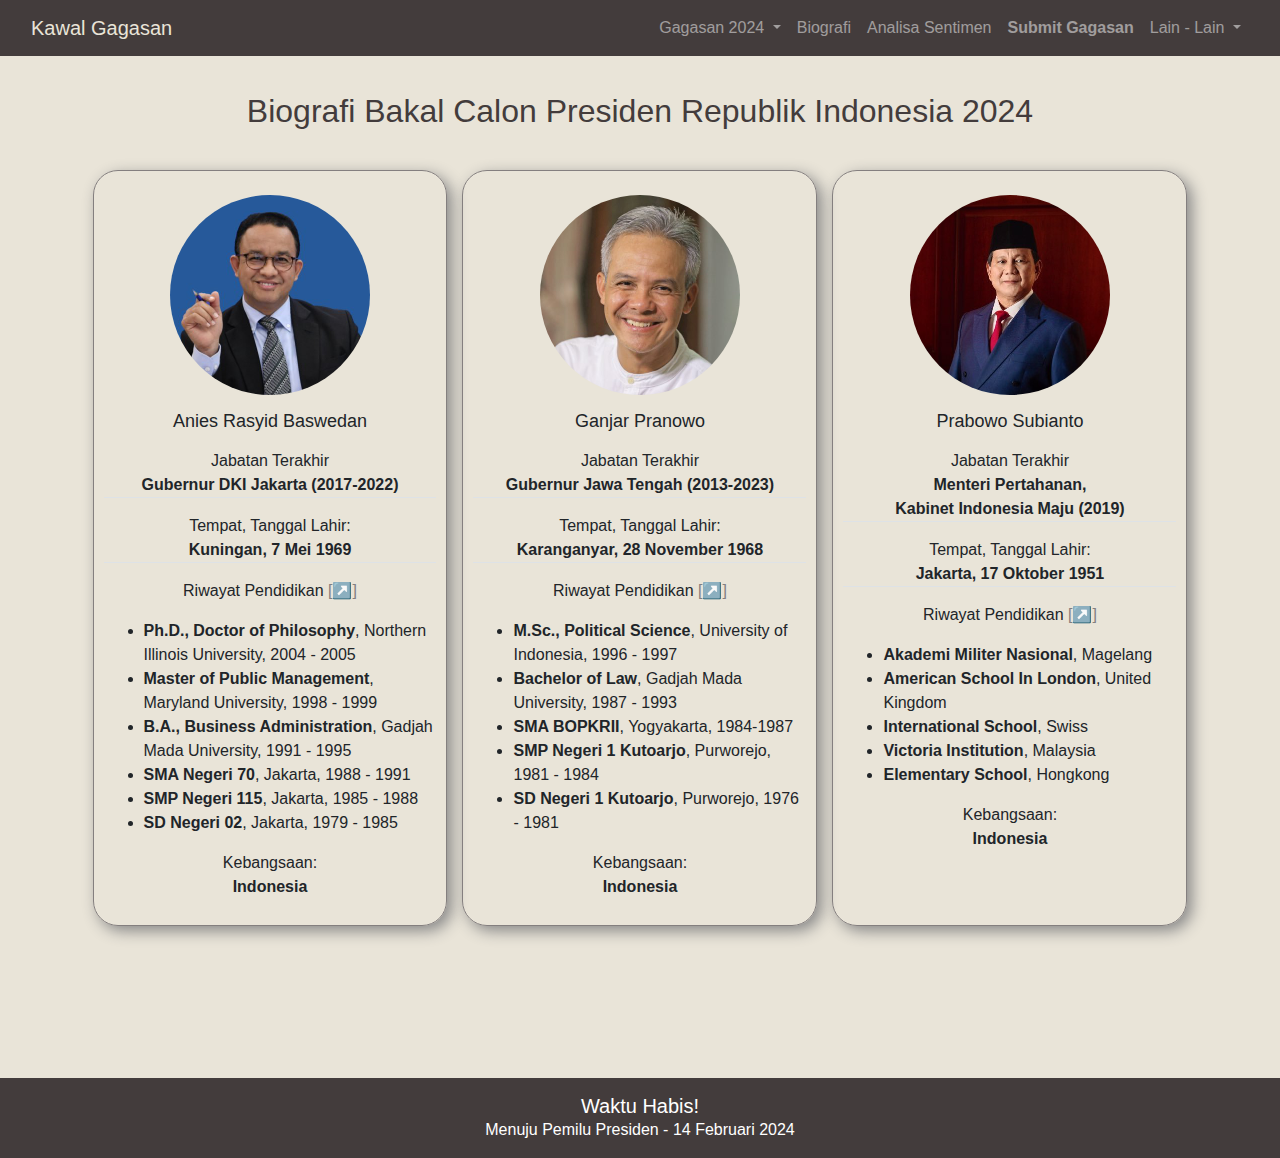
<file: biografi.html>
<!DOCTYPE html>
<html lang="id">
<head>
    <meta charset="UTF-8">
    <meta name="viewport" content="width=device-width, initial-scale=1.0">
    <link href="https://stackpath.bootstrapcdn.com/bootstrap/4.3.1/css/bootstrap.min.css" rel="stylesheet">
    <link rel="shortcut icon" href="src/logo.png" type="image/x-icon">
    <title>Kawal Gagasan</title>
    <link rel="stylesheet" href="style.css">
    <meta name="viewport" content="width=device-width, initial-scale=1, maximum-scale=1, user-scalable=no">
    <!-- Google Tag Manager -->
    <script>(function(w,d,s,l,i){w[l]=w[l]||[];w[l].push({'gtm.start':
      new Date().getTime(),event:'gtm.js'});var f=d.getElementsByTagName(s)[0],
      j=d.createElement(s),dl=l!='dataLayer'?'&l='+l:'';j.async=true;j.src=
      'https://www.googletagmanager.com/gtm.js?id='+i+dl;f.parentNode.insertBefore(j,f);
      })(window,document,'script','dataLayer','GTM-T9JWH6PG');</script>
      <!-- End Google Tag Manager -->
</head>
<body>
   <!-- Google Tag Manager (noscript) -->
   <noscript><iframe src="https://www.googletagmanager.com/ns.html?id=GTM-T9JWH6PG"
    height="0" width="0" style="display:none;visibility:hidden"></iframe></noscript>
    <!-- End Google Tag Manager (noscript) -->
      
    <nav class="fixed-top navbar navbar-expand-sm navbar-dark">
      <div class="container-fluid">
        <a class="navbar-brand" href="index.html" style="color:#E9E4D8;">Kawal Gagasan</a>
        <button class="navbar-toggler" type="button" data-toggle="collapse" data-target="#navbarSupportedContent" aria-controls="navbarSupportedContent" aria-expanded="false" aria-label="Toggle navigation">
          <span class="navbar-toggler-icon"></span>
        </button>
        <div class="collapse navbar-collapse" id="navbarSupportedContent">
          <ul class="navbar-nav ml-auto">
            <li class="nav-item dropdown ">
              <a class="nav-link dropdown-toggle" href="gagasan.html" id="navbarDropdown" role="button" data-toggle="dropdown" aria-haspopup="true" aria-expanded="false">
                Gagasan 2024
              </a>
              <div class="dropdown-menu" aria-labelledby="navbarDropdown">
                <a class="dropdown-item" href="anies.html">Anies - Imin</a>
                <a class="dropdown-item" href="prabowo.html">Prabowo Subianto</a>
                <a class="dropdown-item" href="ganjar.html">Ganjar Pranowo</a>
              </div>
            </li>
            <li class="nav-item">
              <a class="nav-link" href="biografi.html">Biografi</a>
            </li>
            <li class="nav-item">
              <a class="nav-link" href="sentiment.html">Analisa Sentimen</a>
            </li>
            <li class="nav-item">
              <a class="nav-link" href="submit.html"><strong>Submit Gagasan</strong></a>
            </li>
            <li class="nav-item dropdown ">
              <a class="nav-link dropdown-toggle" href="gagasan.html" id="navbarDropdown" role="button" data-toggle="dropdown" aria-haspopup="true" aria-expanded="false">
                Lain - Lain
              </a>
              <div class="dropdown-menu" aria-labelledby="navbarDropdown">
                <a class="dropdown-item" href="about.html">Tentang Kami</a>
                <a class="dropdown-item" href="volunteer.html">Kesempatan Volunteer</a>
                <!-- <a class="dropdown-item" href="ganjar.html">Ganjar Pranowo</a> -->
              </div>
            </li>
          </ul>
        </div>
      </div>
    </nav>
  <div class="col spacer my-3" style="color:#E9E4D8;">
    _
  </div>

      <!-- <div class="row fade-in-up mt-2"  style="background-color:#433c3c"> -->
        <!-- <div class="row"> -->
            <!-- <div class="col-lg-12 col-sm-12"> -->
                <!-- <marquee behavior="scroll" direction="left">
                  <h1 class="text align-text-top" style="font-size: 30px;color: #E9E4D8">Sudah tentukan pilihan di 14 Februari, 2024 besok?</h1>
                </marquee> -->
            <!-- </div> -->
        <!-- </div> -->
    <!-- </div> -->

      <section class="container py-2 mt-4">
        
        <div style="height: 20px;"></div>
      

        <div class="container biografi fade-in-up"> <!--  fade-in-up -->
            <div class="row custom-row">
                <div class="col-lg-12 col-sm-12 pb-3">
                    <h1 class="text text-center">Biografi Bakal Calon Presiden Republik Indonesia 2024</h1>
                </div>
            </div>
            <div class="row justify-content-center">

                <div class="custom-col col-lg-4 col-sm-12 my-3 pt-4 mr-3 text-center mx-auto" style="margin-left: 5px; margin-right: 5px; border: 1px solid #847F7F; border-radius: 25px; box-shadow: 5px 5px 15px #888888;">
                    <div class="d-flex justify-content-center">
                        <img src="src/anies.jpeg" alt="Anies Rasyid Baswedan" style="border-radius:50%; width:200px;">
                    </div>      
                    <h4 class="text-center my-3">Anies Rasyid Baswedan</h4>
                    <div class="text-center">
                        <p class="border-bottom" style="border-width: 1px;">Jabatan Terakhir<br><strong>Gubernur DKI Jakarta (2017-2022)</strong></p>
                        <p class="border-bottom" style="border-width: 1px;">Tempat, Tanggal Lahir:<br><strong>Kuningan, 7 Mei 1969</strong></p>
                        <p class="text-center pb-0" style="border-width: 1px;">Riwayat Pendidikan
                          <medium> <a href="https://www.detik.com/edu/detikpedia/d-6297168/pendidikan-anies-baswedan-dari-sd-hingga-s3-sekolah-di-mana-saja" target="_blank">[↗]</a></medium>
                            <ul style="text-align:left;">
                                <li><strong>Ph.D., Doctor of Philosophy</strong>, Northern Illinois University, 2004 - 2005</li>
                                <li><strong>Master of Public Management</strong>, Maryland University, 1998 - 1999</li>
                                <li><strong>B.A., Business Administration</strong>, Gadjah Mada University, 1991 - 1995</li>
                                <li><strong>SMA Negeri 70</strong>, Jakarta, 1988 - 1991</li>
                                <li><strong>SMP Negeri 115</strong>, Jakarta, 1985 - 1988</li>
                                <li><strong>SD Negeri 02</strong>, Jakarta, 1979 - 1985</li>
                            </ul>
                            
                        </p>
                        <p>Kebangsaan:<br><strong>Indonesia</strong></p>
                    </div>
                </div>

                <div class="custom-col col-lg-4 col-sm-12 my-3 pt-4 mr-3 text-center mx-auto" style="margin-left: 5px; margin-right: 5px; border: 1px solid #847F7F; border-radius: 25px; box-shadow: 5px 5px 15px #888888;">
                    <div class="d-flex justify-content-center">
                        <img src="src/ganjar.jpeg" alt="Ganjar Pranowo" style="border-radius:50%; width:200px;">
                    </div>      
                    <h4 class="text-center my-3">Ganjar Pranowo</h4>
                    <div class="text-center">
                        <p class="border-bottom" style="border-width: 1px;">Jabatan Terakhir<br><strong>Gubernur Jawa Tengah (2013-2023)</strong></p>
                        <p class="border-bottom" style="border-width: 1px;">Tempat, Tanggal Lahir:<br><strong>Karanganyar, 28 November 1968</strong></p>
                        <p class="text-center pb-0" style="border-width: 1px;">Riwayat Pendidikan
                          <medium> <a href="https://www.viva.co.id/siapa/read/149-ganjar-pranowo" target="_blank">[↗]</a></medium>  
                            <ul style="text-align:left;">
                                <li><strong>M.Sc., Political Science</strong>, University of Indonesia, 1996 - 1997</li>
                                <li><strong>Bachelor of Law</strong>, Gadjah Mada University, 1987 - 1993</li>
                                <li><strong>SMA BOPKRII</strong>, Yogyakarta, 1984-1987</li>
                                <li><strong>SMP Negeri 1 Kutoarjo</strong>, Purworejo, 1981 - 1984</li>
                                <li><strong>SD Negeri 1 Kutoarjo</strong>, Purworejo, 1976 - 1981</li>
                            </ul>
                        </p>
                        <p>Kebangsaan:<br><strong>Indonesia</strong></p>
                    </div>
                </div>

                <div class="custom-col col-lg-4 col-sm-12 my-3 pt-4 mr-3 text-center mx-auto"  style="margin-left: 5px; margin-right: 5px; border: 1px solid #847F7F; border-radius: 25px; box-shadow: 5px 5px 15px #888888;">
                    <div class="d-flex justify-content-center">
                        <img src="src/prabowo.jpeg" alt="Prabowo Subianto" style="border-radius:50%; width:200px;">
                    </div>
                    <h4 class="text-center my-3">Prabowo Subianto</h4>      
                    <div class="text-center">
                        <p class="border-bottom" style="border-width: 1px;">Jabatan Terakhir<br><strong>Menteri Pertahanan, <br>Kabinet Indonesia Maju (2019)</strong></p>
                        <p class="border-bottom" style="border-width: 1px;">Tempat, Tanggal Lahir:<br><strong>Jakarta, 17 Oktober 1951</strong></p>
                        <p class="text-center pb-0" style="border-width: 1px;">Riwayat Pendidikan
                          <medium> <a href="https://www.kemhan.go.id/menhan" target="_blank">[↗]</a></medium>  
                            <ul style="text-align:left;">
                                <li><strong>Akademi Militer Nasional</strong>, Magelang</li>
                                <li><strong>American School In London</strong>, United Kingdom</li>
                                <li><strong>International School</strong>, Swiss</li>
                                <li><strong>Victoria Institution</strong>, Malaysia</li>
                                <li><strong>Elementary School</strong>, Hongkong</li>
                            </ul>
                        </p>
                        <p>Kebangsaan:<br><strong>Indonesia</strong></p>
                    </div>
                    
                </div>
            </div>
        </div>
            
    
      </section>

      <div style="height: 80px;"> </div>

      <footer class="w-100 p-3 mt-5" style="margin: 0; padding-left: 0; padding-right: 0;"> 
        <h3 class="text-center text-white m-0" id="timer"></h3>
        <script>
            var countdownDate = new Date("2024-02-14T10:00:00").getTime();
          
            function updateTimer() {
              var now = new Date().getTime();
              var distance = countdownDate - now;
          
              var days = Math.floor(distance / (1000 * 60 * 60 * 24));
              var hours = Math.floor((distance % (1000 * 60 * 60 * 24)) / (1000 * 60 * 60));
              var minutes = Math.floor((distance % (1000 * 60 * 60)) / (1000 * 60));
              var seconds = Math.floor((distance % (1000 * 60)) / 1000);
          
              document.getElementById("timer").innerHTML = days + " hari " + hours + " jam " + minutes + " menit " + seconds + " detik ";
          
              if (distance < 0) {
                clearInterval(x);
                document.getElementById("timer").innerHTML = "Waktu Habis!";
              }
            }
          
            var x = setInterval(updateTimer, 1000);
            updateTimer(); // Panggil fungsi ini segera agar timer muncul tanpa menunggu 1 detik pertama
          </script>
        <p class="text-center text-white m-0"> Menuju Pemilu Presiden - 14 Februari 2024</p>
        <!-- <p class="text-center text-light"> &copy Kawal Gagasan</p> -->
      </footer>

    <script src="https://code.jquery.com/jquery-3.3.1.slim.min.js"></script>
    <script src="https://cdnjs.cloudflare.com/ajax/libs/popper.js/1.14.7/umd/popper.min.js"></script>
    <script src="https://stackpath.bootstrapcdn.com/bootstrap/4.3.1/js/bootstrap.min.js"></script>

</body>
</html>
</file>
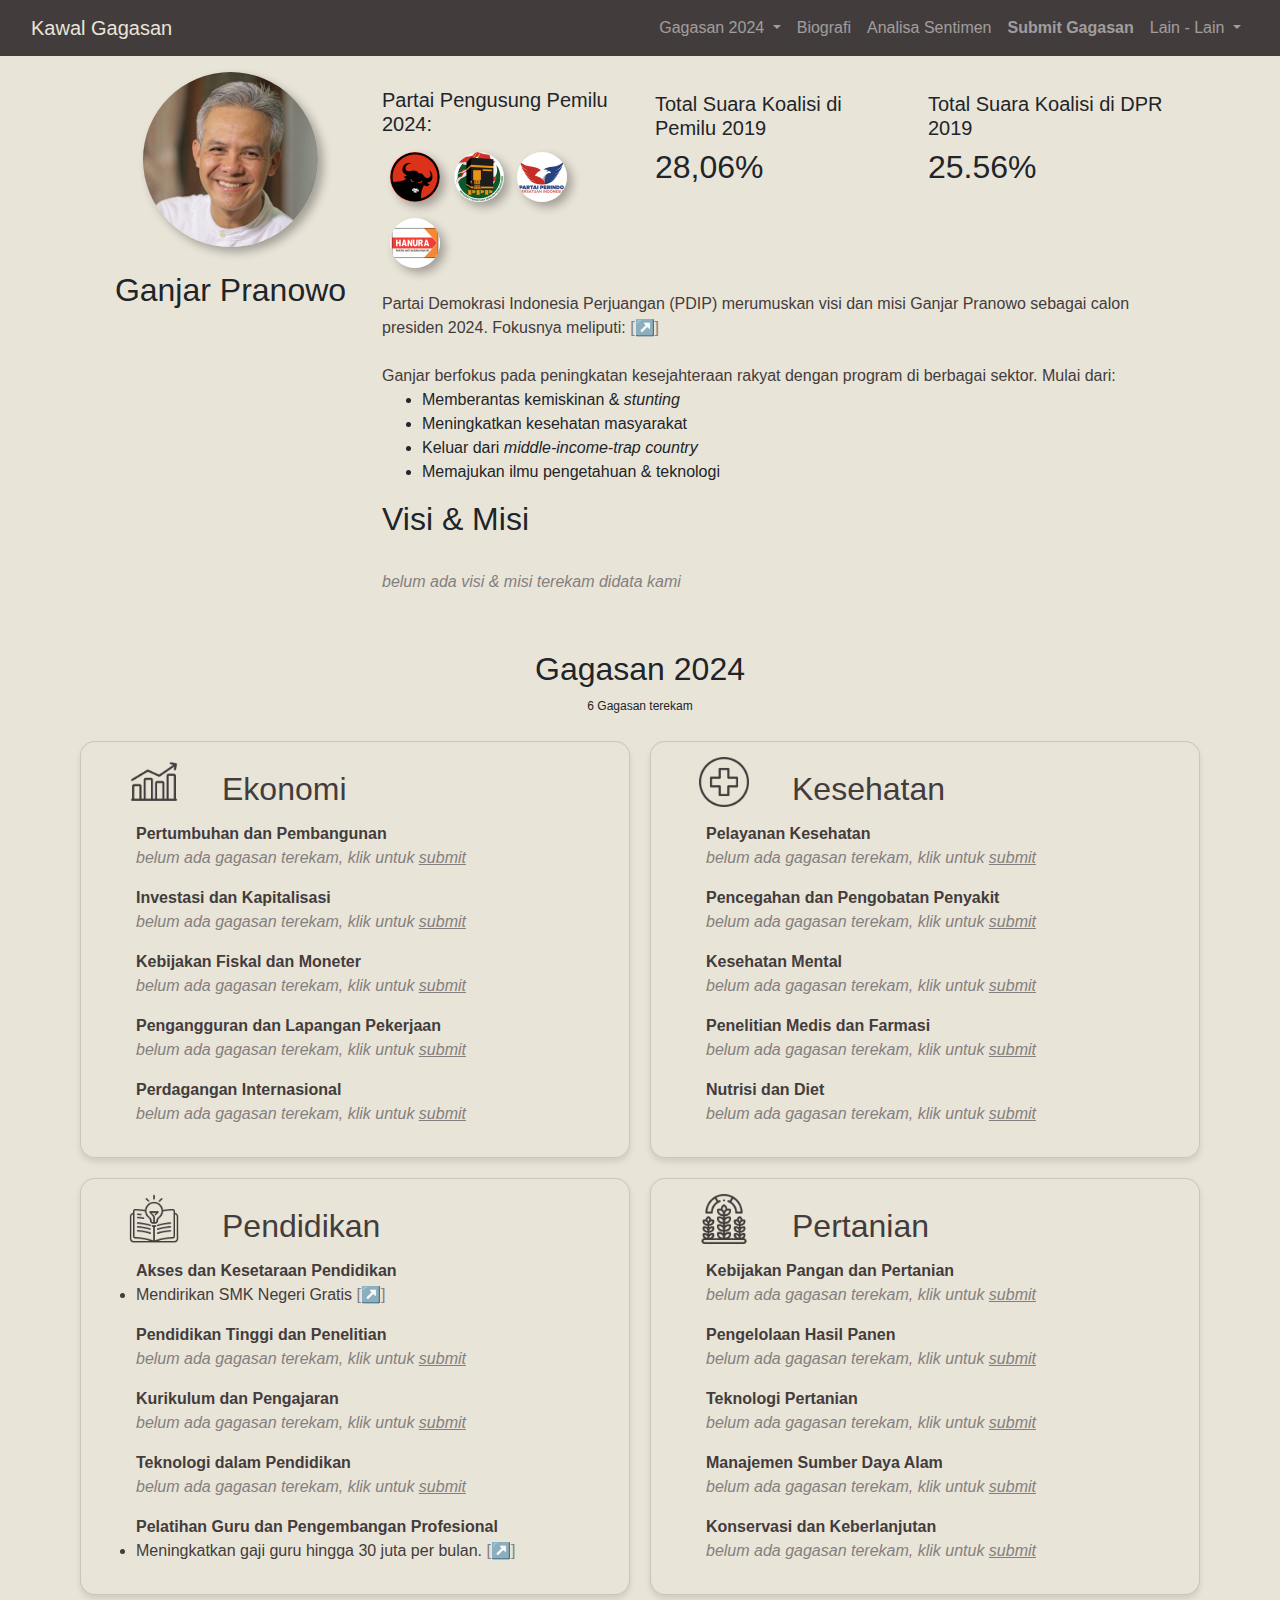
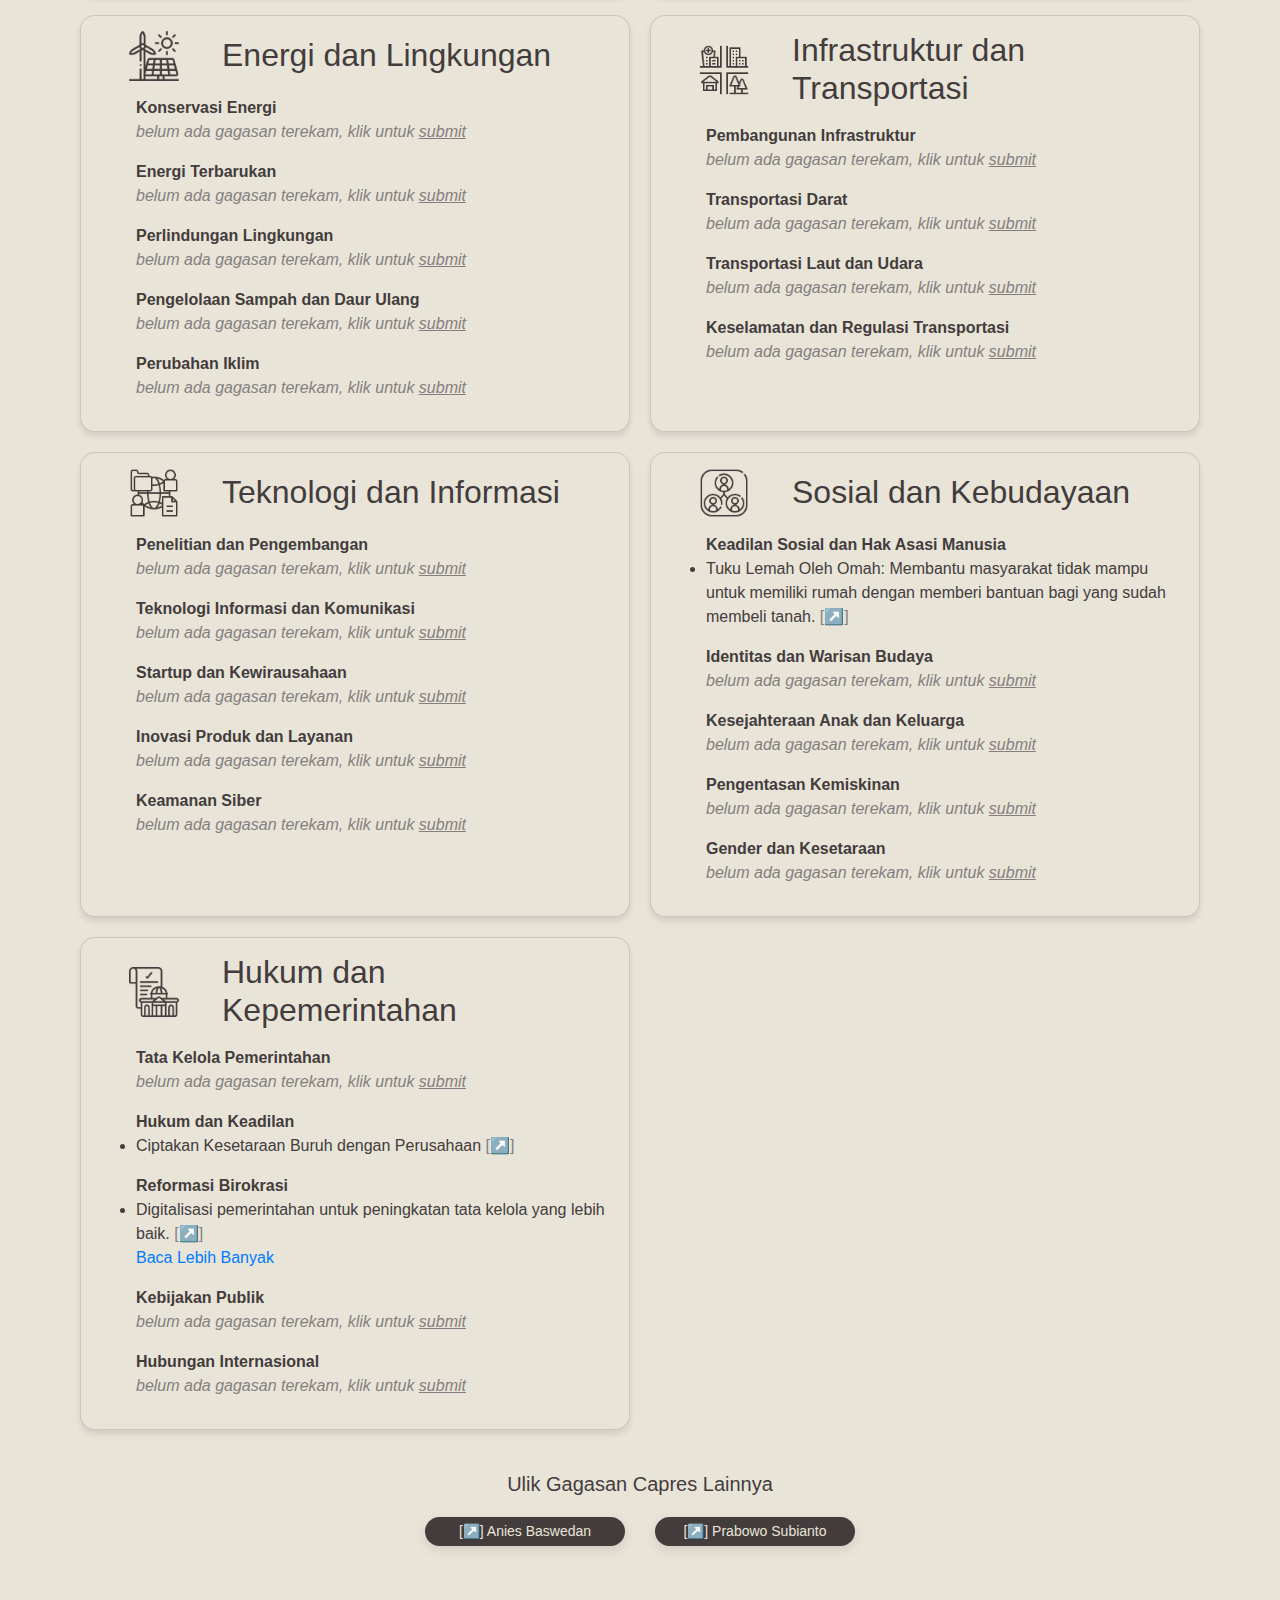
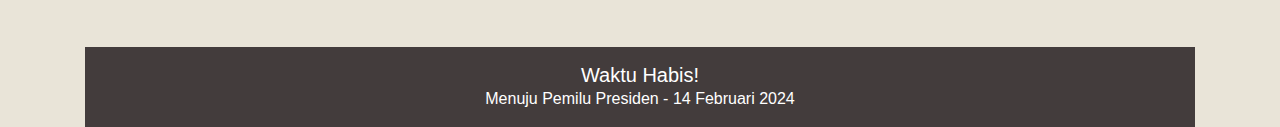
<file: ganjar.html>
<!DOCTYPE html>
<html lang="id">
<head>
    <meta charset="UTF-8">
    <meta name="viewport" content="width=device-width, initial-scale=1.0">
    <link href="https://stackpath.bootstrapcdn.com/bootstrap/4.3.1/css/bootstrap.min.css" rel="stylesheet">

    <!-- <script src="https://code.jquery.com/jquery-3.3.1.slim.min.js"></script>
    <script src="https://cdnjs.cloudflare.com/ajax/libs/popper.js/1.14.7/umd/popper.min.js"></script>
    <script src="https://stackpath.bootstrapcdn.com/bootstrap/4.3.1/js/bootstrap.min.js"></script> -->
    <link rel="shortcut icon" href="src/logo.png" type="image/x-icon">
    <title>Kawal Gagasan</title>
    <link rel="stylesheet" href="style.css">
        <!-- Google Tag Manager -->
        <script>(function(w,d,s,l,i){w[l]=w[l]||[];w[l].push({'gtm.start':
          new Date().getTime(),event:'gtm.js'});var f=d.getElementsByTagName(s)[0],
          j=d.createElement(s),dl=l!='dataLayer'?'&l='+l:'';j.async=true;j.src=
          'https://www.googletagmanager.com/gtm.js?id='+i+dl;f.parentNode.insertBefore(j,f);
          })(window,document,'script','dataLayer','GTM-T9JWH6PG');</script>
          <!-- End Google Tag Manager -->
</head>
<body>
  <!-- Google Tag Manager (noscript) -->
    <noscript><iframe src="https://www.googletagmanager.com/ns.html?id=GTM-T9JWH6PG"
    height="0" width="0" style="display:none;visibility:hidden"></iframe></noscript>
    <!-- End Google Tag Manager (noscript) -->

    <nav class="fixed-top navbar navbar-expand-sm navbar-dark">
      <div class="container-fluid">
        <a class="navbar-brand" href="index.html" style="color:#E9E4D8;">Kawal Gagasan</a>
        <button class="navbar-toggler" type="button" data-toggle="collapse" data-target="#navbarSupportedContent" aria-controls="navbarSupportedContent" aria-expanded="false" aria-label="Toggle navigation">
          <span class="navbar-toggler-icon"></span>
        </button>
        <div class="collapse navbar-collapse" id="navbarSupportedContent">
          <ul class="navbar-nav ml-auto">
            <li class="nav-item dropdown ">
              <a class="nav-link dropdown-toggle" href="gagasan.html" id="navbarDropdown" role="button" data-toggle="dropdown" aria-haspopup="true" aria-expanded="false">
                Gagasan 2024
              </a>
              <div class="dropdown-menu" aria-labelledby="navbarDropdown">
                <a class="dropdown-item" href="anies.html">Anies - Imin</a>
                <a class="dropdown-item" href="prabowo.html">Prabowo Subianto</a>
                <a class="dropdown-item" href="ganjar.html">Ganjar Pranowo</a>
              </div>
            </li>
            <li class="nav-item">
              <a class="nav-link" href="biografi.html">Biografi</a>
            </li>
            <li class="nav-item">
              <a class="nav-link" href="sentiment.html">Analisa Sentimen</a>
            </li>
            <li class="nav-item">
              <a class="nav-link" href="submit.html"><strong>Submit Gagasan</strong></a>
            </li>
            <li class="nav-item dropdown ">
              <a class="nav-link dropdown-toggle" href="gagasan.html" id="navbarDropdown" role="button" data-toggle="dropdown" aria-haspopup="true" aria-expanded="false">
                Lain - Lain
              </a>
              <div class="dropdown-menu" aria-labelledby="navbarDropdown">
                <a class="dropdown-item" href="about.html">Tentang Kami</a>
                <a class="dropdown-item" href="volunteer.html">Kesempatan Volunteer</a>
                <!-- <a class="dropdown-item" href="ganjar.html">Ganjar Pranowo</a> -->
              </div>
            </li>
          </ul>
        </div>
      </div>
    </nav>
<div class="col spacer my-4" style="color:#E9E4D8;">
 _
</div>

<div class="container">
    <div class="col mt-4 px-0">
      <div class="row px-4">
        <div class="col-md-3 col-12">
          <div style="display: flex;justify-content: center; align-items: center;">
              <img src="src/ganjar.jpeg" alt="Ganjar Pranowo" style=" border-radius: 50%; width: 175px; max-height: 100%; box-shadow: 5px 5px 10px rgba(0, 0, 0, 0.3);"/>
          </div>
          <h1 class="text-center pt-4">Ganjar Pranowo</h1>
        </div>
        <div class="col py-2">
          <div>
            <div class="row py-2">
              <div class="col-md-4 col-12">
                  <h3>Partai Pengusung Pemilu 2024:<br>
                  <img src="src/partai/pdip.png" alt="Partai Demokrat" style="border-radius:50px; height: 50px; width:50px; max-height: 100%; margin-top: 1rem; margin-left: 0.5rem; box-shadow: 5px 5px 10px rgba(0, 0, 0, 0.3);"/>
                  <img src="src/partai/ppp.png" alt="Partai Kebangkitan Bangsa" style="border-radius:50px; height: 50px; width:50px; max-height: 100%; margin-top: 1rem; margin-left: 0.5rem; box-shadow: 5px 5px 10px rgba(0, 0, 0, 0.3);"/>
                  <img src="src/partai/perindo.png" alt="Partai Golongan Karya" style="border-radius:50px; height: 50px; width:50px; max-height: 100%; margin-top: 1rem; margin-left: 0.5rem; box-shadow: 5px 5px 10px rgba(0, 0, 0, 0.3);"/>
                  <img src="src/partai/hanura.png" alt="Partai Amanat Nasional" style="border-radius:50px; height: 50px; width:50px; max-height: 100%; margin-top: 1rem; margin-left: 0.5rem; box-shadow: 5px 5px 10px rgba(0, 0, 0, 0.3);"/>
                  <!-- <img src="src/partai/pbb.png" alt="Partai Bulan Bintang" style="border-radius:50px; height: 50px; width:50px; max-height: 100%; margin-top: 1rem;"/> -->
                  </h3>
                </div>

              <div class="col-md-4 col-12 mt-1">
                <h3>Total Suara Koalisi di Pemilu 2019</h3>
                <h1>28,06%</h1>
                <!-- https://news.detik.com/pemilu/d-6692285/ganjar-capres-2024-begini-peta-kekuatan-4-parpol-pendukungnya -->
              </div>

              <div class="col-md-4 col-12 mt-1">
                <h3>Total Suara Koalisi di DPR 2019</h3>
                <h1>25.56%</h1>
              </div>
            </div>
          </div>

          <p class="col-med-6 text mt-2 mb-0">
            <!-- Berangkat dari deklarasi pertama di Nasdem Tower pada hari Senin, 13 Oktober 2023.  -->
            Partai Demokrasi Indonesia Perjuangan (PDIP) merumuskan visi dan misi Ganjar Pranowo sebagai calon presiden 2024. Fokusnya meliputi:
            <medium>  <a href="https://news.republika.co.id/berita/rvxosg484/apa-visi-dan-misi-ganjar-jadi-capres-2024-pdip-berantas-kemiskinan" target="_blank">[↗]</a></medium>
            <br><br>Ganjar berfokus pada peningkatan kesejahteraan rakyat dengan program di berbagai sektor. 
            Mulai dari:
              
            <ul>
              <li>
                <p class="m-0"> Memberantas kemiskinan & <i>stunting</i></p> 
              </li>
              <li>
                <p class="m-0"> Meningkatkan kesehatan masyarakat</p>
              </li>
              <li>
                <p class="m-0"> Keluar dari <i>middle-income-trap country</i></p>
              </li>
              <li>
                <p class="m-0"> Memajukan ilmu pengetahuan & teknologi</p>
              </li>
            </ul> 
          </p>

          <div>
            <h1 class="mt-3">Visi & Misi</h1>
            <i class="no-idea"> <br>belum ada visi & misi terekam didata kami</i>
          </div>
        </div>
         
      </div>

      <div class="col-12 gagasan px-0">
        <div class="row gagasan-content">

          <div class="col-12 text-center mt-5">
            <h1>Gagasan 2024 </h1>
            <p class="image-source">6 Gagasan terekam</p>
          </div>

          <!-- CARD - Ekonomi -->
          <div class="card">

            <div class="row equal-height">
                <div class="col-3 icon d-flex justify-content-center ml-1"><img src="/src/icon/icon-content/economy.png" alt="Gambar"></div>
                <h1 class="col-8 d-flex align-items-center px-0">Ekonomi</h1>
            </div>
            
            <div class="container px-0">

              <ul class="dot-point-list">
                <strong>Pertumbuhan dan Pembangunan</strong> 
                  <!-- <li> -->
                    <i class="no-idea"> <br>belum ada gagasan terekam, klik untuk <a class="no-idea" href="submit.html" style="text-decoration: underline;">submit</a></i></i>
                    <!-- <medium> <a href="XXX.com" target="_blank">[↗]</a></medium> -->
                  <!-- </li> -->
                  <!-- <a href="javascript:void(0);" class="read-more-btn">Baca Lebih Banyak</a> -->
                </ul>
                <!-- Content lainnya dalam Baca Lebih Banyak -->
                <div class="more" style="display: none;">
                    <ul class="dot-point-list">
                      <li>XXX
                        <medium> <a href="XXX.com" target="_blank">[↗]</a></medium>
                      </li>
                    </ul>
                </div>


              <ul class="dot-point-list">
                <strong>Investasi dan Kapitalisasi</strong> 
                  <!-- <li> -->
                    <i class="no-idea"> <br>belum ada gagasan terekam, klik untuk <a class="no-idea" href="submit.html" style="text-decoration: underline;">submit</a></i></i>
                    <!-- <medium> <a href="XXX.com" target="_blank">[↗]</a></medium> -->
                  <!-- </li> -->
                  <!-- <a href="javascript:void(0);" class="read-more-btn">Baca Lebih Banyak</a> -->
                </ul>
                <!-- Content lainnya dalam Baca Lebih Banyak -->
                <div class="more" style="display: none;">
                    <ul class="dot-point-list">
                      <li>XXX
                        <medium> <a href="XXX.com" target="_blank">[↗]</a></medium>
                      </li>
                    </ul>
                </div>

                <!-- Kebijakan Fiskal dan Moneter -->
                <ul class="dot-point-list">
                  <strong>Kebijakan Fiskal dan Moneter</strong> 
                  <!-- <li> -->
                    <i class="no-idea"> <br>belum ada gagasan terekam, klik untuk <a class="no-idea" href="submit.html" style="text-decoration: underline;">submit</a></i></i>
                    <!-- <medium> <a href="XXX.com" target="_blank">[↗]</a></medium> -->
                  <!-- </li> -->
                  <!-- <a href="javascript:void(0);" class="read-more-btn">Baca Lebih Banyak</a> -->
                </ul>
                <!-- Content lainnya dalam Baca Lebih Banyak -->
                <div class="more" style="display: none;">
                    <ul class="dot-point-list">
                      <li>XXX
                        <medium> <a href="XXX.com" target="_blank">[↗]</a></medium>
                      </li>
                    </ul>
                </div>

                <!-- Subtopik: Pengangguran dan Lapangan Pekerjaan -->
                <ul class="dot-point-list">
                  <strong>Pengangguran dan Lapangan Pekerjaan</strong> 
                  <!-- <li> -->
    
                <i class="no-idea"> <br>belum ada gagasan terekam, klik untuk <a class="no-idea" href="submit.html" style="text-decoration: underline;">submit</a></i></i>
                    <!-- <medium> <a href="XXX.com" target="_blank">[↗]</a></medium> -->
                  <!-- </li> -->
                  <!-- <a href="javascript:void(0);" class="read-more-btn">Baca Lebih Banyak</a> -->
                </ul>
                <!-- Content lainnya dalam Baca Lebih Banyak -->
                <div class="more" style="display: none;">
                    <ul class="dot-point-list">
                      <li>XXX
                        <medium> <a href="XXX.com" target="_blank">[↗]</a></medium>
                      </li>
                    </ul>
                </div>

                <!-- Subtopik: Perdagangan Internasional -->
                <ul class="dot-point-list">
                  <strong>Perdagangan Internasional</strong> 
                  <!-- <li> -->
                <i class="no-idea"> <br>belum ada gagasan terekam, klik untuk <a class="no-idea" href="submit.html" style="text-decoration: underline;">submit</a></i></i>
                    <!-- <medium> <a href="XXX.com" target="_blank">[↗]</a></medium> -->
                  <!-- </li> -->
                  <!-- <a href="javascript:void(0);" class="read-more-btn">Baca Lebih Banyak</a> -->
                </ul>
                <!-- Content lainnya dalam Baca Lebih Banyak -->
                <div class="more" style="display: none;">
                    <ul class="dot-point-list">
                      <li>XXX
                        <medium> <a href="XXX.com" target="_blank">[↗]</a></medium>
                      </li>
                    </ul>
                </div>

              
                
              </div>
          </div>
        
          <!-- CARD - Kesehatan -->
          <div class="card">

            <div class="row equal-height">
                <div class="col-3 icon d-flex justify-content-center ml-1"><img src="/src/icon/icon-content/hospital.png" alt="Gambar"></div>
                <h1 class="col-8 d-flex align-items-center px-0">Kesehatan</h1>
            </div>
            
            <div class="container px-0">

              <ul class="dot-point-list">
                <strong>Pelayanan Kesehatan</strong> 
                  <!-- <li> -->
                    <i class="no-idea"> <br>belum ada gagasan terekam, klik untuk <a class="no-idea" href="submit.html" style="text-decoration: underline;">submit</a></i></i>
                    <!-- <medium> <a href="XXX.com" target="_blank">[↗]</a></medium> -->
                  <!-- </li> -->
                  <!-- <a href="javascript:void(0);" class="read-more-btn">Baca Lebih Banyak</a> -->
                </ul>
                <!-- Content lainnya dalam Baca Lebih Banyak -->
                <div class="more" style="display: none;">
                    <ul class="dot-point-list">
                      <li>XXX
                        <medium> <a href="XXX.com" target="_blank">[↗]</a></medium>
                      </li>
                    </ul>
                </div>

              <ul class="dot-point-list">
                <strong>Pencegahan dan Pengobatan Penyakit</strong> 
                  <!-- <li> -->
                  <i class="no-idea"> <br>belum ada gagasan terekam, klik untuk <a class="no-idea" href="submit.html" style="text-decoration: underline;">submit</a></i></i>
                    <!-- <medium> <a href="XXX.com" target="_blank">[↗]</a></medium> -->
                  <!-- </li> -->
                  <!-- <a href="javascript:void(0);" class="read-more-btn">Baca Lebih Banyak</a> -->
                </ul>
                <!-- Content lainnya dalam Baca Lebih Banyak -->
                <div class="more" style="display: none;">
                    <ul class="dot-point-list">
                      <li>XXX
                        <medium> <a href="XXX.com" target="_blank">[↗]</a></medium>
                      </li>
                    </ul>
                </div>

                <!-- Subtopik: Kesehatan Mental -->
                <ul class="dot-point-list">
                  <strong>Kesehatan Mental</strong> 
                  <!-- <li> -->
    
                <i class="no-idea"> <br>belum ada gagasan terekam, klik untuk <a class="no-idea" href="submit.html" style="text-decoration: underline;">submit</a></i></i>
                    <!-- <medium> <a href="https://jamberita.com/read/2023/09/14/5979342/pdskji-apresiasi-ganjar-soal-program-kesehatan-mental-dan-jiwa#:~:text=PDSKJI%20Apresiasi%20Ganjar%20Soal%20Program%20Kesehatan%20Mental%20dan%20Jiwa" target="_blank">[↗]</a></medium> -->
                  <!-- </li> -->
                  <!-- <a href="javascript:void(0);" class="read-more-btn">Baca Lebih Banyak</a> -->
                </ul>
                <!-- Content lainnya dalam Baca Lebih Banyak -->
                <div class="more" style="display: none;">
                    <ul class="dot-point-list">
                      <li>XXX
                        <medium> <a href="XXX.com" target="_blank">[↗]</a></medium>
                      </li>
                    </ul>
                </div>

                <!-- Subtopik: Penelitian Medis dan Farmasi -->
                <ul class="dot-point-list">
                  <strong>Penelitian Medis dan Farmasi</strong> 
                  <!-- <li> -->
    
                <i class="no-idea"> <br>belum ada gagasan terekam, klik untuk <a class="no-idea" href="submit.html" style="text-decoration: underline;">submit</a></i></i>
                    <!-- <medium> <a href="XXX.com" target="_blank">[↗]</a></medium> -->
                  <!-- </li> -->
                  <!-- <a href="javascript:void(0);" class="read-more-btn">Baca Lebih Banyak</a> -->
                </ul>
                <!-- Content lainnya dalam Baca Lebih Banyak -->
                <div class="more" style="display: none;">
                    <ul class="dot-point-list">
                      <li>XXX
                        <medium> <a href="XXX.com" target="_blank">[↗]</a></medium>
                      </li>
                    </ul>
                </div>

                <!-- Subtopik: Nutrisi dan Diet -->
                <ul class="dot-point-list">
                  <strong>Nutrisi dan Diet</strong> 
                  <!-- <li> -->
    
                <i class="no-idea"> <br>belum ada gagasan terekam, klik untuk <a class="no-idea" href="submit.html" style="text-decoration: underline;">submit</a></i></i>
                    <!-- <medium> <a href="XXX.com" target="_blank">[↗]</a></medium> -->
                  <!-- </li> -->
                  <!-- <a href="javascript:void(0);" class="read-more-btn">Baca Lebih Banyak</a> -->
                </ul>
                <!-- Content lainnya dalam Baca Lebih Banyak -->
                <div class="more" style="display: none;">
                    <ul class="dot-point-list">
                      <li>XXX
                        <medium> <a href="XXX.com" target="_blank">[↗]</a></medium>
                      </li>
                    </ul>
                </div>
                
              </div>
          </div>                
        
          <!-- CARD - Pendidikan -->
          <div class="card">

            <div class="row equal-height">
                <div class="col-3 icon d-flex justify-content-center ml-1"><img src="/src/icon/icon-content/school.png" alt="Gambar"></div>
                <h1 class="col-8 d-flex align-items-center px-0">Pendidikan</h1>
            </div>

            
            <div class="container px-0">

              <ul class="dot-point-list">
                <strong>Akses dan Kesetaraan Pendidikan</strong> 
                  <li>
                    Mendirikan SMK Negeri Gratis
                    <!-- <i class="no-idea"> <br>belum ada gagasan terekam, klik untuk <a class="no-idea" href="submit.html" style="text-decoration: underline;">submit</a></i></i> -->
                    <medium> <a href="https://news.republika.co.id/berita/s07gt2349/ganjar-siap-jadikan-smkn-gratis-sebagai-program-nasional" target="_blank">[↗]</a></medium>
                  </li>
                  <!-- <a href="javascript:void(0);" class="read-more-btn">Baca Lebih Banyak</a> -->
                </ul>
                <!-- Content lainnya dalam Baca Lebih Banyak -->
                <div class="more" style="display: none;">
                    <ul class="dot-point-list">
                      <li>XXX
                        <medium> <a href="XXX.com" target="_blank">[↗]</a></medium>
                      </li>
                    </ul>
                </div>

              <ul class="dot-point-list">
                  <strong>Pendidikan Tinggi dan Penelitian</strong> 
                  <!-- <li> -->
                    <i class="no-idea"> <br>belum ada gagasan terekam, klik untuk <a class="no-idea" href="submit.html" style="text-decoration: underline;">submit</a></i></i>
                    <!-- <medium> <a href="XXX.com" target="_blank">[↗]</a></medium> -->
                  <!-- </li> -->
                  <!-- <a href="javascript:void(0);" class="read-more-btn">Baca Lebih Banyak</a> -->
                </ul>
                <!-- Content lainnya dalam Baca Lebih Banyak -->
                <div class="more" style="display: none;">
                    <ul class="dot-point-list">
                      <li>XXX
                        <medium> <a href="XXX.com" target="_blank">[↗]</a></medium>
                      </li>
                    </ul>
                </div>
              
              <!-- Pengangguran dan Lapangan Pendidikan -->
              <ul class="dot-point-list">
                <strong>Kurikulum dan Pengajaran</strong> 
                  <!-- <li> -->
                    <i class="no-idea"> <br>belum ada gagasan terekam, klik untuk <a class="no-idea" href="submit.html" style="text-decoration: underline;">submit</a></i></i>
                    <!-- <medium> <a href="XXX.com" target="_blank">[↗]</a></medium> -->
                  <!-- </li> -->
                  <!-- <a href="javascript:void(0);" class="read-more-btn">Baca Lebih Banyak</a> -->
                </ul>
                <!-- Content lainnya dalam Baca Lebih Banyak -->
                <div class="more" style="display: none;">
                    <ul class="dot-point-list">
                      <li>XXX
                        <medium> <a href="XXX.com" target="_blank">[↗]</a></medium>
                      </li>
                    </ul>
                </div>
              
              <!-- Subtopik: Teknologi dalam Pendidikan -->
              <ul class="dot-point-list">
                <strong>Teknologi dalam Pendidikan</strong>
                <!-- <li> -->
  
              <i class="no-idea"> <br>belum ada gagasan terekam, klik untuk <a class="no-idea" href="submit.html" style="text-decoration: underline;">submit</a></i></i>
                  <!-- <medium> <a href="XXX.com" target="_blank">[↗]</a></medium> -->
                <!-- </li> -->
                <!-- <a href="javascript:void(0);" class="read-more-btn">Baca Lebih Banyak</a> -->
              </ul>
              <!-- Content lainnya dalam Baca Lebih Banyak -->
              <div class="more" style="display: none;">
                <ul class="dot-point-list">
                  <li>XXX
                    <medium> <a href="XXX.com" target="_blank">[↗]</a></medium>
                  </li>
                </ul>
              </div>

              <!-- Subtopik: Pelatihan Guru dan Pengembangan Profesional -->
              <ul class="dot-point-list">
                <strong>Pelatihan Guru dan Pengembangan Profesional</strong>
                <li>
                  Meningkatkan gaji guru hingga 30 juta per bulan.
              <!-- <i class="no-idea"> <br>belum ada gagasan terekam, klik untuk <a class="no-idea" href="submit.html" style="text-decoration: underline;">submit</a></i></i> -->
                  <medium> <a href="https://www.cnbcindonesia.com/research/20230913080946-128-471975/ganjar-janjikan-gaji-guru-rp30-juta-ri-butuh-ratusan-triliun" target="_blank">[↗]</a></medium>
                </li>
                <!-- <a href="javascript:void(0);" class="read-more-btn">Baca Lebih Banyak</a> -->
              </ul>
              <!-- Content lainnya dalam Baca Lebih Banyak -->
              <div class="more" style="display: none;">
                <ul class="dot-point-list">
                  <li>XXX
                    <medium> <a href="XXX.com" target="_blank">[↗]</a></medium>
                  </li>
                </ul>
              </div>


              
                
            </div>
        
          </div>

          <!-- CARD - Pertanian -->
          <div class="card">

          <div class="row equal-height">
              <div class="col-3 icon d-flex justify-content-center ml-1"><img src="/src/icon/icon-content/plant.png" alt="Gambar"></div>
              <h1 class="col-8 d-flex align-items-center px-0">Pertanian</h1>
          </div>
          <div class="container px-0">

            <!-- Subtopik: Kebijakan Pangan dan Pertanian -->
            <ul class="dot-point-list">
              <strong>Kebijakan Pangan dan Pertanian</strong> 
                  <!-- <li> -->
                    <i class="no-idea"> <br>belum ada gagasan terekam, klik untuk <a class="no-idea" href="submit.html" style="text-decoration: underline;">submit</a></i></i>
                    <!-- <medium> <a href="XXX.com" target="_blank">[↗]</a></medium> -->
                  <!-- </li> -->
                  <!-- <a href="javascript:void(0);" class="read-more-btn">Baca Lebih Banyak</a> -->
                </ul>
                <!-- Content lainnya dalam Baca Lebih Banyak -->
                <div class="more" style="display: none;">
                    <ul class="dot-point-list">
                      <li>XXX
                        <medium> <a href="XXX.com" target="_blank">[↗]</a></medium>
                      </li>
                    </ul>
                </div>

            <!-- Subtopik: Pengelolaan Hasil Panen -->
            <ul class="dot-point-list">
              <strong>Pengelolaan Hasil Panen</strong> 
                  <!-- <li> -->
                    <i class="no-idea"> <br>belum ada gagasan terekam, klik untuk <a class="no-idea" href="submit.html" style="text-decoration: underline;">submit</a></i></i>
                    <!-- <medium> <a href="XXX.com" target="_blank">[↗]</a></medium> -->
                  <!-- </li> -->
                  <!-- <a href="javascript:void(0);" class="read-more-btn">Baca Lebih Banyak</a> -->
                </ul>
                <!-- Content lainnya dalam Baca Lebih Banyak -->
                <div class="more" style="display: none;">
                    <ul class="dot-point-list">
                      <li>XXX
                        <medium> <a href="XXX.com" target="_blank">[↗]</a></medium>
                      </li>
                    </ul>
                </div>

            <!-- Subtopik: Teknologi Pertanian -->
            <ul class="dot-point-list">
              <strong>Teknologi Pertanian</strong>
              <!-- <li> -->

            <i class="no-idea"> <br>belum ada gagasan terekam, klik untuk <a class="no-idea" href="submit.html" style="text-decoration: underline;">submit</a></i></i>
                <!-- <medium> <a href="XXX.com" target="_blank">[↗]</a></medium> -->
              <!-- </li> -->
              <!-- <a href="javascript:void(0);" class="read-more-btn">Baca Lebih Banyak</a> -->
            </ul>
            <!-- Content lainnya dalam Baca Lebih Banyak -->
            <div class="more" style="display: none;">
              <ul class="dot-point-list">
                <li>XXX
                  <medium> <a href="XXX.com" target="_blank">[↗]</a></medium>
                </li>
              </ul>
            </div>

            <!-- Subtopik: Manajemen Sumber Daya Alam -->
            <ul class="dot-point-list">
              <strong>Manajemen Sumber Daya Alam</strong>
              <!-- <li> -->

            <i class="no-idea"> <br>belum ada gagasan terekam, klik untuk <a class="no-idea" href="submit.html" style="text-decoration: underline;">submit</a></i></i>
                <!-- <medium> <a href="XXX.com" target="_blank">[↗]</a></medium> -->
              <!-- </li> -->
              <!-- <a href="javascript:void(0);" class="read-more-btn">Baca Lebih Banyak</a> -->
            </ul>
            <!-- Content lainnya dalam Baca Lebih Banyak -->
            <div class="more" style="display: none;">
              <ul class="dot-point-list">
                <li>XXX
                  <medium> <a href="XXX.com" target="_blank">[↗]</a></medium>
                </li>
              </ul>
            </div>

            <!-- Subtopik: Konservasi dan Keberlanjutan -->
            <ul class="dot-point-list">
              <strong>Konservasi dan Keberlanjutan</strong>
              <!-- <li> -->

            <i class="no-idea"> <br>belum ada gagasan terekam, klik untuk <a class="no-idea" href="submit.html" style="text-decoration: underline;">submit</a></i></i>
                <!-- <medium> <a href="XXX.com" target="_blank">[↗]</a></medium> -->
              <!-- </li> -->
              <!-- <a href="javascript:void(0);" class="read-more-btn">Baca Lebih Banyak</a> -->
            </ul>
            <!-- Content lainnya dalam Baca Lebih Banyak -->
            <div class="more" style="display: none;">
              <ul class="dot-point-list">
                <li>XXX
                  <medium> <a href="XXX.com" target="_blank">[↗]</a></medium>
                </li>
              </ul>
            </div>

            
              
          </div>
          </div>

          <!-- CARD - Energi dan Lingkungan -->
          <div class="card">
            <div class="row equal-height">
              <div class="col-3 icon d-flex justify-content-center ml-1"><img src="/src/icon/icon-content/solar-energy.png" alt="Gambar"></div>
              <h1 class="col-8 d-flex align-items-center px-0 pb-3">Energi dan Lingkungan</h1>
            </div>
            <div class="container px-0">

              <!-- Subtopik: Konservasi Energi -->
              <ul class="dot-point-list">
                <strong>Konservasi Energi</strong> 
                <!-- <li> -->
  
              <i class="no-idea"> <br>belum ada gagasan terekam, klik untuk <a class="no-idea" href="submit.html" style="text-decoration: underline;">submit</a></i></i>
                  <!-- <medium> <a href="XXX.com" target="_blank">[↗]</a></medium> -->
                <!-- </li> -->
                <!-- <a href="javascript:void(0);" class="read-more-btn">Baca Lebih Banyak</a> -->
              </ul>
              <!-- Content lainnya dalam Baca Lebih Banyak -->
              <div class="more" style="display: none;">
                  <ul class="dot-point-list">
                    <li>XXX
                      <medium> <a href="XXX.com" target="_blank">[↗]</a></medium>
                    </li>
                  </ul>
              </div>

              <!-- Subtopik: Energi Terbarukan -->
              <ul class="dot-point-list">
                <strong>Energi Terbarukan</strong> 
                <!-- <li> -->
  
              <i class="no-idea"> <br>belum ada gagasan terekam, klik untuk <a class="no-idea" href="submit.html" style="text-decoration: underline;">submit</a></i></i>
                  <!-- <medium> <a href="XXX.com" target="_blank">[↗]</a></medium> -->
                <!-- </li> -->
                <!-- <a href="javascript:void(0);" class="read-more-btn">Baca Lebih Banyak</a> -->
              </ul>
              <div class="more" style="display: none;">
                <ul class="dot-point-list">
                  <li>XXX
                    <medium> <a href="XXX.com" target="_blank">[↗]</a></medium>
                  </li>
                </ul>
              </div>

              <!-- Subtopik: Perlindungan Lingkungan -->
              <ul class="dot-point-list">
                <strong>Perlindungan Lingkungan</strong> 
                <!-- <li> -->
  
              <i class="no-idea"> <br>belum ada gagasan terekam, klik untuk <a class="no-idea" href="submit.html" style="text-decoration: underline;">submit</a></i></i>
                  <!-- <medium> <a href="XXX.com" target="_blank">[↗]</a></medium> -->
                <!-- </li> -->
                <!-- <a href="javascript:void(0);" class="read-more-btn">Baca Lebih Banyak</a> -->
              </ul>
              <div class="more" style="display: none;">
                <ul class="dot-point-list">
                  <li>XXX
                    <medium> <a href="XXX.com" target="_blank">[↗]</a></medium>
                  </li>
                </ul>
              </div>

              <!-- Subtopik: Pengelolaan Sampah dan Daur Ulang -->
              <ul class="dot-point-list">
                <strong>Pengelolaan Sampah dan Daur Ulang</strong> 
                <!-- <li> -->
  
              <i class="no-idea"> <br>belum ada gagasan terekam, klik untuk <a class="no-idea" href="submit.html" style="text-decoration: underline;">submit</a></i></i>
                  <!-- <medium> <a href="XXX.com" target="_blank">[↗]</a></medium> -->
                <!-- </li> -->
                <!-- <a href="javascript:void(0);" class="read-more-btn">Baca Lebih Banyak</a> -->
              </ul>
              <div class="more" style="display: none;">
                <ul class="dot-point-list">
                  <li>XXX
                    <medium> <a href="XXX.com" target="_blank">[↗]</a></medium>
                  </li>
                </ul>
              </div>

              <!-- Subtopik: Perubahan Iklim -->
              <ul class="dot-point-list">
                <strong>Perubahan Iklim</strong> 
                <!-- <li> -->
  
              <i class="no-idea"> <br>belum ada gagasan terekam, klik untuk <a class="no-idea" href="submit.html" style="text-decoration: underline;">submit</a></i></i>
                  <!-- <medium> <a href="XXX.com" target="_blank">[↗]</a></medium> -->
                <!-- </li> -->
                <!-- <a href="javascript:void(0);" class="read-more-btn">Baca Lebih Banyak</a> -->
              </ul>
              <div class="more" style="display: none;">
                <ul class="dot-point-list">
                  <li>XXX
                    <medium> <a href="XXX.com" target="_blank">[↗]</a></medium>
                  </li>
                </ul>
              </div>

            </div>
          </div>

          <!-- CARD - Infrastruktur dan Transportasi -->
          <div class="card">
            <div class="row equal-height">
              <div class="col-3 icon d-flex justify-content-center ml-1"><img src="/src/icon/icon-content/infrastructure (1).png" alt="Gambar"></div>
              <h1 class="col-8 d-flex align-items-center px-0 pb-3">Infrastruktur dan Transportasi</h1>
            </div>
            <div class="container px-0">

              <!-- Subtopik: Pembangunan Infrastruktur -->
              <ul class="dot-point-list">
                <strong>Pembangunan Infrastruktur</strong> 
                <!-- <li> -->
  
              <i class="no-idea"> <br>belum ada gagasan terekam, klik untuk <a class="no-idea" href="submit.html" style="text-decoration: underline;">submit</a></i></i>
                  <!-- <medium> <a href="XXX.com" target="_blank">[↗]</a></medium> -->
                <!-- </li> -->
                <!-- <a href="javascript:void(0);" class="read-more-btn">Baca Lebih Banyak</a> -->
              </ul>
              <!-- Content lainnya dalam Baca Lebih Banyak -->
              <div class="more" style="display: none;">
                <ul class="dot-point-list">
                  <li>XXX
                    <medium> <a href="XXX.com" target="_blank">[↗]</a></medium>
                  </li>
                </ul>
              </div>

              <!-- Subtopik: Transportasi Darat -->
              <ul class="dot-point-list">
                <strong>Transportasi Darat</strong> 
                <!-- <li> -->
  
              <i class="no-idea"> <br>belum ada gagasan terekam, klik untuk <a class="no-idea" href="submit.html" style="text-decoration: underline;">submit</a></i></i>
                  <!-- <medium> <a href="XXX.com" target="_blank">[↗]</a></medium> -->
                <!-- </li> -->
                <!-- <a href="javascript:void(0);" class="read-more-btn">Baca Lebih Banyak</a> -->
              </ul>
              <!-- Content lainnya dalam Baca Lebih Banyak -->
              <div class="more" style="display: none;">
                <ul class="dot-point-list">
                  <li>XXX
                    <medium> <a href="XXX.com" target="_blank">[↗]</a></medium>
                  </li>
                </ul>
              </div>

              <!-- Subtopik: Transportasi Laut dan Udara -->
              <ul class="dot-point-list">
                <strong>Transportasi Laut dan Udara</strong> 
                <!-- <li> -->
  
              <i class="no-idea"> <br>belum ada gagasan terekam, klik untuk <a class="no-idea" href="submit.html" style="text-decoration: underline;">submit</a></i></i>
                  <!-- <medium> <a href="XXX.com" target="_blank">[↗]</a></medium> -->
                <!-- </li> -->
                <!-- <a href="javascript:void(0);" class="read-more-btn">Baca Lebih Banyak</a> -->
              </ul>
              <!-- Content lainnya dalam Baca Lebih Banyak -->
              <div class="more" style="display: none;">
                <ul class="dot-point-list">
                  <li>XXX
                    <medium> <a href="XXX.com" target="_blank">[↗]</a></medium>
                  </li>
                </ul>
              </div>

              <!-- Subtopik: Keselamatan dan Regulasi Transportasi -->
              <ul class="dot-point-list">
                <strong>Keselamatan dan Regulasi Transportasi</strong> 
                <!-- <li> -->
  
              <i class="no-idea"> <br>belum ada gagasan terekam, klik untuk <a class="no-idea" href="submit.html" style="text-decoration: underline;">submit</a></i></i>
                  <!-- <medium> <a href="XXX.com" target="_blank">[↗]</a></medium> -->
                <!-- </li> -->
                <!-- <a href="javascript:void(0);" class="read-more-btn">Baca Lebih Banyak</a> -->
              </ul>
              <!-- Content lainnya dalam Baca Lebih Banyak -->
              <div class="more" style="display: none;">
                <ul class="dot-point-list">
                  <li>XXX
                    <medium> <a href="XXX.com" target="_blank">[↗]</a></medium>
                  </li>
                </ul>
              </div>

            </div>
          </div>

          <!-- CARD - Teknologi dan Informasi -->
          <div class="card">
            <div class="row equal-height">
              <div class="col-3 icon d-flex justify-content-center ml-1"><img src="/src/icon/icon-content/global.png" alt="Gambar"></div>
              <h1 class="col-8 d-flex align-items-center px-0 pb-3">Teknologi dan Informasi</h1>
            </div>
            <div class="container px-0">

              <!-- Subtopik: Penelitian dan Pengembangan -->
              <ul class="dot-point-list">
                <strong>Penelitian dan Pengembangan</strong> 
                <!-- <li> -->
  
              <i class="no-idea"> <br>belum ada gagasan terekam, klik untuk <a class="no-idea" href="submit.html" style="text-decoration: underline;">submit</a></i></i>
                  <!-- <medium> <a href="XXX.com" target="_blank">[↗]</a></medium> -->
                <!-- </li> -->
                <!-- <a href="javascript:void(0);" class="read-more-btn">Baca Lebih Banyak</a> -->
              </ul>
              <!-- Content lainnya dalam Baca Lebih Banyak -->
              <div class="more" style="display: none;">
                <ul class="dot-point-list">
                  <li>XXX
                    <medium> <a href="XXX.com" target="_blank">[↗]</a></medium>
                  </li>
                </ul>
              </div>

              <!-- Subtopik: Teknologi Informasi dan Komunikasi -->
              <ul class="dot-point-list">
                <strong>Teknologi Informasi dan Komunikasi</strong> 
                <!-- <li> -->
  
              <i class="no-idea"> <br>belum ada gagasan terekam, klik untuk <a class="no-idea" href="submit.html" style="text-decoration: underline;">submit</a></i></i>
                  <!-- <medium> <a href="XXX.com" target="_blank">[↗]</a></medium> -->
                <!-- </li> -->
                <!-- <a href="javascript:void(0);" class="read-more-btn">Baca Lebih Banyak</a> -->
              </ul>
              <!-- Content lainnya dalam Baca Lebih Banyak -->
              <div class="more" style="display: none;">
                <ul class="dot-point-list">
                  <li>XXX
                    <medium> <a href="XXX.com" target="_blank">[↗]</a></medium>
                  </li>
                </ul>
              </div>

              <!-- Subtopik: Startup dan Kewirausahaan -->
              <ul class="dot-point-list">
                <strong>Startup dan Kewirausahaan</strong> 
                <!-- <li> -->
  
              <i class="no-idea"> <br>belum ada gagasan terekam, klik untuk <a class="no-idea" href="submit.html" style="text-decoration: underline;">submit</a></i></i>
                  <!-- <medium> <a href="XXX.com" target="_blank">[↗]</a></medium> -->
                <!-- </li> -->
                <!-- <a href="javascript:void(0);" class="read-more-btn">Baca Lebih Banyak</a> -->
              </ul>
              <!-- Content lainnya dalam Baca Lebih Banyak -->
              <div class="more" style="display: none;">
                <ul class="dot-point-list">
                  <li>XXX
                    <medium> <a href="XXX.com" target="_blank">[↗]</a></medium>
                  </li>
                </ul>
              </div>

              <!-- Subtopik: Inovasi Produk dan Layanan -->
              <ul class="dot-point-list">
                <strong>Inovasi Produk dan Layanan</strong> 
                <!-- <li> -->
  
              <i class="no-idea"> <br>belum ada gagasan terekam, klik untuk <a class="no-idea" href="submit.html" style="text-decoration: underline;">submit</a></i></i>
                  <!-- <medium> <a href="XXX.com" target="_blank">[↗]</a></medium> -->
                <!-- </li> -->
                <!-- <a href="javascript:void(0);" class="read-more-btn">Baca Lebih Banyak</a> -->
              </ul>
              <!-- Content lainnya dalam Baca Lebih Banyak -->
              <div class="more" style="display: none;">
                <ul class="dot-point-list">
                  <li>XXX
                    <medium> <a href="XXX.com" target="_blank">[↗]</a></medium>
                  </li>
                </ul>
              </div>

              <!-- Subtopik: Keamanan Siber -->
              <ul class="dot-point-list">
                <strong>Keamanan Siber</strong> 
                <!-- <li> -->
  
              <i class="no-idea"> <br>belum ada gagasan terekam, klik untuk <a class="no-idea" href="submit.html" style="text-decoration: underline;">submit</a></i></i>
                  <!-- <medium> <a href="XXX.com" target="_blank">[↗]</a></medium> -->
                <!-- </li> -->
                <!-- <a href="javascript:void(0);" class="read-more-btn">Baca Lebih Banyak</a> -->
              </ul>
              <!-- Content lainnya dalam Baca Lebih Banyak -->
              <div class="more" style="display: none;">
                <ul class="dot-point-list">
                  <li>XXX
                    <medium> <a href="XXX.com" target="_blank">[↗]</a></medium>
                  </li>
                </ul>
              </div>

            </div>
          </div>

          <!-- CARD - Sosial dan Kebudayaan -->
          <div class="card">
            <div class="row equal-height">
              <div class="col-3 icon d-flex justify-content-center ml-1"><img src="/src/icon/icon-content/society-and-culture-podcast.png" alt="Gambar"></div>
              <h1 class="col-8 d-flex align-items-center px-0 pb-3">Sosial dan Kebudayaan</h1>
            </div>
            <div class="container px-0">
              <!-- Subtopik: Keadilan Sosial dan Hak Asasi Manusia -->
              <ul class="dot-point-list">
                <strong>Keadilan Sosial dan Hak Asasi Manusia</strong>
                <li>
                  Tuku Lemah Oleh Omah: Membantu masyarakat  tidak mampu untuk memiliki rumah dengan memberi bantuan bagi yang sudah membeli tanah.
            <!-- <i class="no-idea"> <br>belum ada gagasan terekam, klik untuk <a class="no-idea" href="submit.html" style="text-decoration: underline;">submit</a></i></i> -->
                <medium> <a href="https://sahabatganjar.com/2023/09/14/program-pembangunan-rumah-yang-digagas-ganjar-pranowo-diharapkan-mampu-direplikasi-secara-nasional/" target="_blank">[↗]</a></medium>
                </li>
              </ul>

              <!-- Subtopik: Identitas dan Warisan Budaya -->
              <ul class="dot-point-list">
                <strong>Identitas dan Warisan Budaya</strong>
                <!-- <li> -->

            <i class="no-idea"> <br>belum ada gagasan terekam, klik untuk <a class="no-idea" href="submit.html" style="text-decoration: underline;">submit</a></i></i>
                <!-- <medium> <a href="XXX.com" target="_blank">[↗]</a></medium> -->
                <!-- </li> -->
              </ul>

              <!-- Subtopik: Kesejahteraan Anak dan Keluarga -->
              <ul class="dot-point-list">
                <strong>Kesejahteraan Anak dan Keluarga</strong>
                <!-- <li> -->

            <i class="no-idea"> <br>belum ada gagasan terekam, klik untuk <a class="no-idea" href="submit.html" style="text-decoration: underline;">submit</a></i></i>
                <!-- <medium> <a href="XXX.com" target="_blank">[↗]</a></medium> -->
                <!-- </li> -->
              </ul>

              <!-- Subtopik: Pengentasan Kemiskinan -->
              <ul class="dot-point-list">
                <strong>Pengentasan Kemiskinan</strong>
                <!-- <li> -->

            <i class="no-idea"> <br>belum ada gagasan terekam, klik untuk <a class="no-idea" href="submit.html" style="text-decoration: underline;">submit</a></i></i>
                <!-- <medium> <a href="XXX.com" target="_blank">[↗]</a></medium> -->
                <!-- </li> -->
              </ul>

              <!-- Subtopik: Gender dan Kesetaraan -->
              <ul class="dot-point-list">
                <strong>Gender dan Kesetaraan</strong>
                <!-- <li> -->

            <i class="no-idea"> <br>belum ada gagasan terekam, klik untuk <a class="no-idea" href="submit.html" style="text-decoration: underline;">submit</a></i></i>
                <!-- <medium> <a href="XXX.com" target="_blank">[↗]</a></medium> -->
                <!-- </li> -->
              </ul>
            </div>
          </div>

          <!-- CARD - Hukum dan Kepemerintahan -->
          <div class="card">
            <div class="row equal-height">
              <div class="col-3 icon d-flex justify-content-center ml-1"><img src="/src/icon/icon-content/document.png" alt="Gambar"></div>
              <h1 class="col-8 d-flex align-items-center px-0 pb-3">Hukum dan Kepemerintahan</h1>
            </div>
            <div class="container px-0">
              <!-- Subtopik: Tata Kelola Pemerintahan -->
              <ul class="dot-point-list">
                <strong>Tata Kelola Pemerintahan</strong>
                <!-- <li> -->

            <i class="no-idea"> <br>belum ada gagasan terekam, klik untuk <a class="no-idea" href="submit.html" style="text-decoration: underline;">submit</a></i></i>
                <!-- <medium> <a href="XXX.com" target="_blank">[↗]</a></medium> -->
                <!-- </li> -->
              </ul>

              <!-- Subtopik: Hukum dan Keadilan -->
              <ul class="dot-point-list">
                <strong>Hukum dan Keadilan</strong>
                <li>
                  Ciptakan Kesetaraan Buruh dengan Perusahaan
            <!-- <i class="no-idea"> <br>belum ada gagasan terekam, klik untuk <a class="no-idea" href="submit.html" style="text-decoration: underline;">submit</a></i></i> -->
                <medium> <a href="https://nasional.tempo.co/read/1720727/dapat-dukungan-dari-buruh-ganjar-janji-ciptakan-kesetaraan-dengan-perusahaan" target="_blank">[↗]</a></medium>
                </li>
              </ul>

              <!-- Subtopik: Reformasi Birokrasi -->
              <ul class="dot-point-list">
                <strong>Reformasi Birokrasi</strong>
                <li>
                  Digitalisasi pemerintahan untuk peningkatan tata kelola yang lebih baik.
            <!-- <i class="no-idea"> <br>belum ada gagasan terekam, klik untuk <a class="no-idea" href="submit.html" style="text-decoration: underline;">submit</a></i></i> -->
                <medium> <a href="https://www.beritasatu.com/bersatu-kawal-pemilu/1063283/ganjarnomics-3-gagasan-ganjar-pranowo-untuk-majukan-ekonomi-indonesia" target="_blank">[↗]</a></medium>
              </li>
              <a href="javascript:void(0);" class="read-more-btn">Baca Lebih Banyak</a>
              </ul>
              <!-- Content lainnya dalam Baca Lebih Banyak -->
              <div class="more" style="display: none;">
                <ul class="dot-point-list">
                  <li>Membuat pemerintah yang lebih transparan dan penerapan meritokrasi
                    <medium> <a href="https://www.beritasatu.com/bersatu-kawal-pemilu/1063283/ganjarnomics-3-gagasan-ganjar-pranowo-untuk-majukan-ekonomi-indonesia" target="_blank">[↗]</a></medium>
                  </li>
                </ul>
              </div>

              <!-- Subtopik: Kebijakan Publik -->
              <ul class="dot-point-list">
                <strong>Kebijakan Publik</strong>
                <!-- <li> -->

            <i class="no-idea"> <br>belum ada gagasan terekam, klik untuk <a class="no-idea" href="submit.html" style="text-decoration: underline;">submit</a></i></i>
                <!-- <medium> <a href="XXX.com" target="_blank">[↗]</a></medium> -->
                <!-- </li> -->
              </ul>

              <!-- Subtopik: Hubungan Internasional -->
              <ul class="dot-point-list">
                <strong>Hubungan Internasional</strong>
                <!-- <li> -->

            <i class="no-idea"> <br>belum ada gagasan terekam, klik untuk <a class="no-idea" href="submit.html" style="text-decoration: underline;">submit</a></i></i>
                <!-- <medium> <a href="XXX.com" target="_blank">[↗]</a></medium> -->
                <!-- </li> -->
              </ul>
            </div>
          </div>

          <div class="col-12 quick-button justify-content-center text-center">
            <h3 class="col-12 text text-center my-3">Ulik Gagasan Capres Lainnya</h3>
            <a href="anies.html" class="btn btn-sm">[↗] Anies Baswedan</a>
            <a href="prabowo.html" class="btn btn-sm">[↗] Prabowo Subianto</a>
          </div>

        </div> <!-- row gagasan-content -->
      </div> <!-- col-12 gagasan px-0 -->
    </div>

    <footer class="w-100 p-3 mt-5" style="margin: 0; padding-left: 0; padding-right: 0;"> 
      <h3 class="text-center text-white m-0" id="timer"></h3>
      <script>
          var countdownDate = new Date("2024-02-14T10:00:00").getTime();
        
          function updateTimer() {
            var now = new Date().getTime();
            var distance = countdownDate - now;
        
            var days = Math.floor(distance / (1000 * 60 * 60 * 24));
            var hours = Math.floor((distance % (1000 * 60 * 60 * 24)) / (1000 * 60 * 60));
            var minutes = Math.floor((distance % (1000 * 60 * 60)) / (1000 * 60));
            var seconds = Math.floor((distance % (1000 * 60)) / 1000);
        
            document.getElementById("timer").innerHTML = days + " hari " + hours + " jam " + minutes + " menit " + seconds + " detik ";
        
            if (distance < 0) {
              clearInterval(x);
              document.getElementById("timer").innerHTML = "Waktu Habis!";
            }
          }
        
          var x = setInterval(updateTimer, 1000);
          updateTimer(); // Panggil fungsi ini segera agar timer muncul tanpa menunggu 1 detik pertama
        </script>
      <p class="text-center text-white m-0"> Menuju Pemilu Presiden - 14 Februari 2024</p>
      <!-- <p class="text-center text-light"> &copy Kawal Gagasan</p> -->
    </footer>

    <script src="https://code.jquery.com/jquery-3.3.1.slim.min.js"></script>
    <script src="https://cdnjs.cloudflare.com/ajax/libs/popper.js/1.14.7/umd/popper.min.js"></script>
    <script src="https://stackpath.bootstrapcdn.com/bootstrap/4.3.1/js/bootstrap.min.js"></script>
    <script src="script.js"></script>

</body>

</html>
</file>
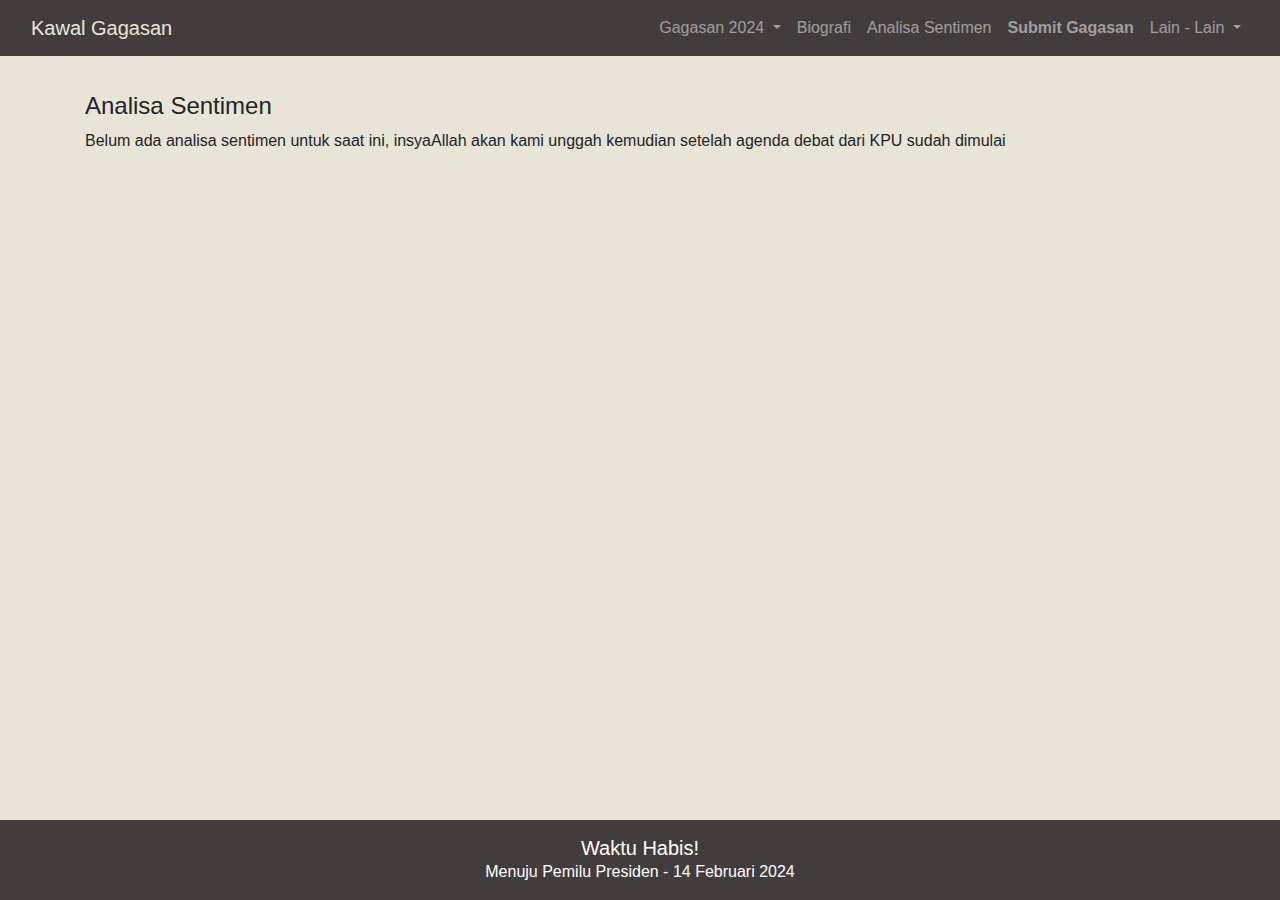
<file: sentiment.html>
<!DOCTYPE html>
        <html lang="id">
        <head>
            <meta charset="UTF-8">
            <meta name="viewport" content="width=device-width, initial-scale=1.0">
            <link href="https://stackpath.bootstrapcdn.com/bootstrap/4.3.1/css/bootstrap.min.css" rel="stylesheet">
            <link rel="shortcut icon" href="src/logo.png" type="image/x-icon">
            <title>Kawal Gagasan</title>
            <link rel="stylesheet" href="style.css">
            <meta name="viewport" content="width=device-width, initial-scale=1, maximum-scale=1, user-scalable=no">
            <!-- Google Tag Manager -->
            <script>(function(w,d,s,l,i){w[l]=w[l]||[];w[l].push({'gtm.start':
              new Date().getTime(),event:'gtm.js'});var f=d.getElementsByTagName(s)[0],
              j=d.createElement(s),dl=l!='dataLayer'?'&l='+l:'';j.async=true;j.src=
              'https://www.googletagmanager.com/gtm.js?id='+i+dl;f.parentNode.insertBefore(j,f);
              })(window,document,'script','dataLayer','GTM-T9JWH6PG');</script>
              <!-- End Google Tag Manager -->
        </head>
        <body>
          <!-- Google Tag Manager (noscript) -->
          <noscript><iframe src="https://www.googletagmanager.com/ns.html?id=GTM-T9JWH6PG"
          height="0" width="0" style="display:none;visibility:hidden"></iframe></noscript>
          <!-- End Google Tag Manager (noscript) -->

          <nav class="fixed-top navbar navbar-expand-sm navbar-dark">
            <div class="container-fluid">
              <a class="navbar-brand" href="index.html" style="color:#E9E4D8;">Kawal Gagasan</a>
              <button class="navbar-toggler" type="button" data-toggle="collapse" data-target="#navbarSupportedContent" aria-controls="navbarSupportedContent" aria-expanded="false" aria-label="Toggle navigation">
                <span class="navbar-toggler-icon"></span>
              </button>
              <div class="collapse navbar-collapse" id="navbarSupportedContent">
                <ul class="navbar-nav ml-auto">
                  <li class="nav-item dropdown ">
                    <a class="nav-link dropdown-toggle" href="gagasan.html" id="navbarDropdown" role="button" data-toggle="dropdown" aria-haspopup="true" aria-expanded="false">
                      Gagasan 2024
                    </a>
                    <div class="dropdown-menu" aria-labelledby="navbarDropdown">
                      <a class="dropdown-item" href="anies.html">Anies - Imin</a>
                      <a class="dropdown-item" href="prabowo.html">Prabowo Subianto</a>
                      <a class="dropdown-item" href="ganjar.html">Ganjar Pranowo</a>
                    </div>
                  </li>
                  <li class="nav-item">
                    <a class="nav-link" href="biografi.html">Biografi</a>
                  </li>
                  <li class="nav-item">
                    <a class="nav-link" href="sentiment.html">Analisa Sentimen</a>
                  </li>
                  <li class="nav-item">
                    <a class="nav-link" href="submit.html"><strong>Submit Gagasan</strong></a>
                  </li>
                  <li class="nav-item dropdown ">
                    <a class="nav-link dropdown-toggle" href="gagasan.html" id="navbarDropdown" role="button" data-toggle="dropdown" aria-haspopup="true" aria-expanded="false">
                      Lain - Lain
                    </a>
                    <div class="dropdown-menu" aria-labelledby="navbarDropdown">
                      <a class="dropdown-item" href="about.html">Tentang Kami</a>
                      <a class="dropdown-item" href="volunteer.html">Kesempatan Volunteer</a>
                      <!-- <a class="dropdown-item" href="ganjar.html">Ganjar Pranowo</a> -->
                    </div>
                  </li>
                </ul>
              </div>
            </div>
          </nav>
          <div class="col spacer my-3" style="color:#E9E4D8;">
            _
          </div>

          <!-- <iframe src="https://docs.google.com/forms/d/e/1FAIpQLSfsrvR4p61xzGU1z8rxVQs1l8igQQDdNz9x7zPm2NGHt1cYsA/viewform?embedded=true" width="640" height="1217" frameborder="0" marginheight="0" marginwidth="0">Loading…</iframe> -->
        
              <!-- <div class="row fade-in-up mt-2"  style="background-color:#433c3c"> -->
                <!-- <div class="row"> -->
                    <!-- <div class="col-lg-12 col-sm-12"> -->
                        <!-- <marquee behavior="scroll" direction="left">
                          <h1 class="text align-text-top" style="font-size: 30px;color: #E9E4D8">Sudah tentukan pilihan di 14 Februari, 2024 besok?</h1>
                        </marquee> -->
                    <!-- </div> -->
                <!-- </div> -->
            <!-- </div> -->
        
              <section class="container submission py-2 mt-4">
                
                <div style="height: 20px;"></div>
                
                <h2>Analisa Sentimen </h2>
                <p>Belum ada analisa sentimen untuk saat ini, insyaAllah akan kami unggah kemudian setelah agenda debat dari KPU sudah dimulai</p>
                <!-- <p>Data yang akan kami gunakan merupakan data dari X.com</p> -->
              </section>
        
              <div style="height: 80px;"> </div>
        
              <footer class="fixed-bottom w-100 p-3 mt-5" style="margin: 0; padding-left: 0; padding-right: 0;"> 
                <h3 class="text-center text-white m-0" id="timer"></h3>
                <script>
                    var countdownDate = new Date("2024-02-14T10:00:00").getTime();
                  
                    function updateTimer() {
                      var now = new Date().getTime();
                      var distance = countdownDate - now;
                  
                      var days = Math.floor(distance / (1000 * 60 * 60 * 24));
                      var hours = Math.floor((distance % (1000 * 60 * 60 * 24)) / (1000 * 60 * 60));
                      var minutes = Math.floor((distance % (1000 * 60 * 60)) / (1000 * 60));
                      var seconds = Math.floor((distance % (1000 * 60)) / 1000);
                  
                      document.getElementById("timer").innerHTML = days + " hari " + hours + " jam " + minutes + " menit " + seconds + " detik ";
                  
                      if (distance < 0) {
                        clearInterval(x);
                        document.getElementById("timer").innerHTML = "Waktu Habis!";
                      }
                    }
                  
                    var x = setInterval(updateTimer, 1000);
                    updateTimer(); // Panggil fungsi ini segera agar timer muncul tanpa menunggu 1 detik pertama
                  </script>
                <p class="text-center text-white m-0"> Menuju Pemilu Presiden - 14 Februari 2024</p>
                <!-- <p class="text-center text-light"> &copy Kawal Gagasan</p> -->
              </footer>
        
            <script src="https://code.jquery.com/jquery-3.3.1.slim.min.js"></script>
            <script src="https://cdnjs.cloudflare.com/ajax/libs/popper.js/1.14.7/umd/popper.min.js"></script>
            <script src="https://stackpath.bootstrapcdn.com/bootstrap/4.3.1/js/bootstrap.min.js"></script>
        
        </body>
        </html>
</file>
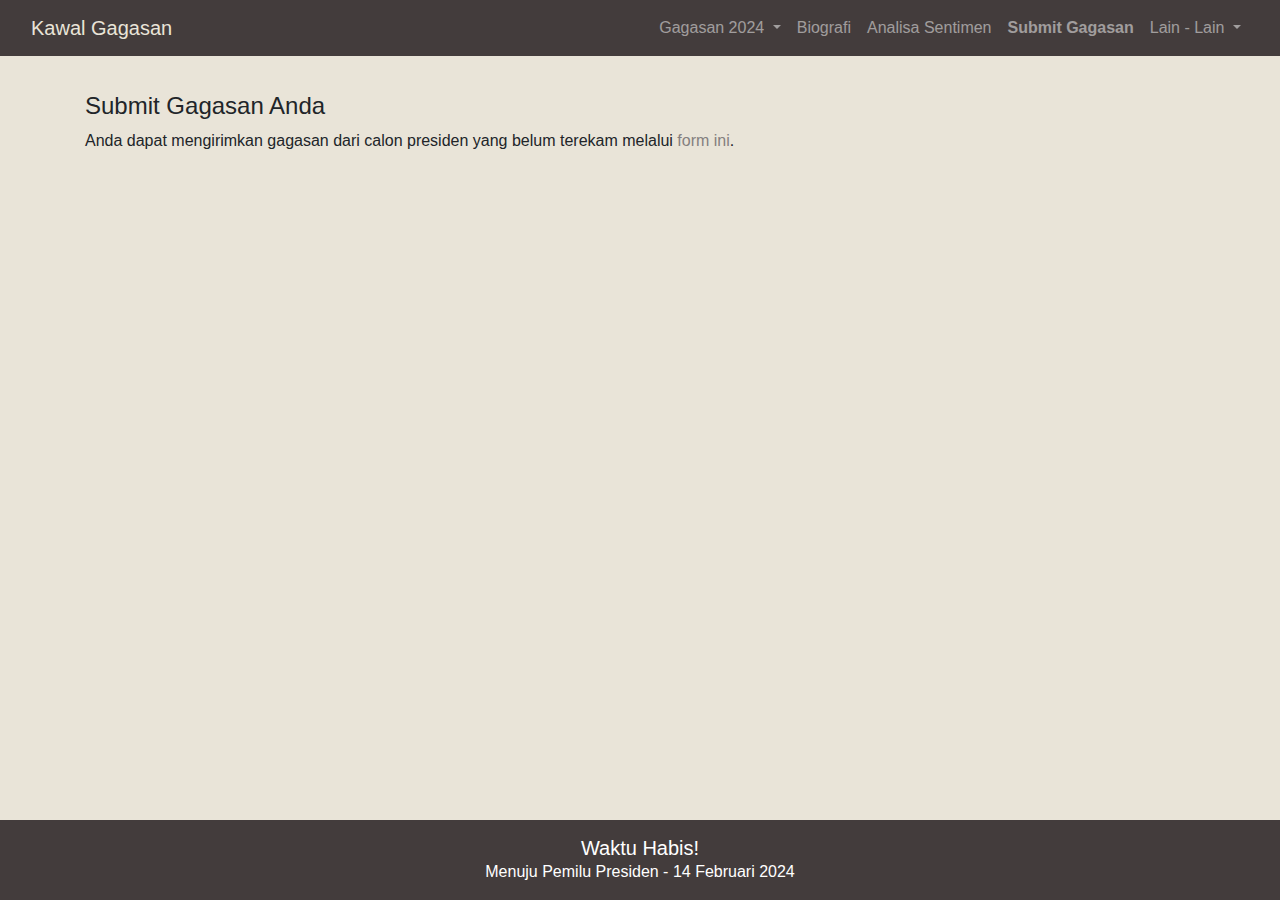
<file: submit.html>
<!DOCTYPE html>
        <html lang="id">
        <head>
            <meta charset="UTF-8">
            <meta name="viewport" content="width=device-width, initial-scale=1.0">
            <link href="https://stackpath.bootstrapcdn.com/bootstrap/4.3.1/css/bootstrap.min.css" rel="stylesheet">
            <link rel="shortcut icon" href="src/logo.png" type="image/x-icon">
            <title>Kawal Gagasan</title>
            <link rel="stylesheet" href="style.css">
            <meta name="viewport" content="width=device-width, initial-scale=1, maximum-scale=1, user-scalable=no">
            <!-- Google Tag Manager -->
            <script>(function(w,d,s,l,i){w[l]=w[l]||[];w[l].push({'gtm.start':
              new Date().getTime(),event:'gtm.js'});var f=d.getElementsByTagName(s)[0],
              j=d.createElement(s),dl=l!='dataLayer'?'&l='+l:'';j.async=true;j.src=
              'https://www.googletagmanager.com/gtm.js?id='+i+dl;f.parentNode.insertBefore(j,f);
              })(window,document,'script','dataLayer','GTM-T9JWH6PG');</script>
              <!-- End Google Tag Manager -->
        </head>
        <body>
          <!-- Google Tag Manager (noscript) -->
          <noscript><iframe src="https://www.googletagmanager.com/ns.html?id=GTM-T9JWH6PG"
          height="0" width="0" style="display:none;visibility:hidden"></iframe></noscript>
          <!-- End Google Tag Manager (noscript) -->

          <nav class="fixed-top navbar navbar-expand-sm navbar-dark">
            <div class="container-fluid">
              <a class="navbar-brand" href="index.html" style="color:#E9E4D8;">Kawal Gagasan</a>
              <button class="navbar-toggler" type="button" data-toggle="collapse" data-target="#navbarSupportedContent" aria-controls="navbarSupportedContent" aria-expanded="false" aria-label="Toggle navigation">
                <span class="navbar-toggler-icon"></span>
              </button>
              <div class="collapse navbar-collapse" id="navbarSupportedContent">
                <ul class="navbar-nav ml-auto">
                  <li class="nav-item dropdown ">
                    <a class="nav-link dropdown-toggle" href="gagasan.html" id="navbarDropdown" role="button" data-toggle="dropdown" aria-haspopup="true" aria-expanded="false">
                      Gagasan 2024
                    </a>
                    <div class="dropdown-menu" aria-labelledby="navbarDropdown">
                      <a class="dropdown-item" href="anies.html">Anies - Imin</a>
                      <a class="dropdown-item" href="prabowo.html">Prabowo Subianto</a>
                      <a class="dropdown-item" href="ganjar.html">Ganjar Pranowo</a>
                    </div>
                  </li>
                  <li class="nav-item">
                    <a class="nav-link" href="biografi.html">Biografi</a>
                  </li>
                  <li class="nav-item">
                    <a class="nav-link" href="sentiment.html">Analisa Sentimen</a>
                  </li>
                  <li class="nav-item">
                    <a class="nav-link" href="submit.html"><strong>Submit Gagasan</strong></a>
                  </li>
                  <li class="nav-item dropdown ">
                    <a class="nav-link dropdown-toggle" href="gagasan.html" id="navbarDropdown" role="button" data-toggle="dropdown" aria-haspopup="true" aria-expanded="false">
                      Lain - Lain
                    </a>
                    <div class="dropdown-menu" aria-labelledby="navbarDropdown">
                      <a class="dropdown-item" href="about.html">Tentang Kami</a>
                      <a class="dropdown-item" href="volunteer.html">Kesempatan Volunteer</a>
                      <!-- <a class="dropdown-item" href="ganjar.html">Ganjar Pranowo</a> -->
                    </div>
                  </li>
                </ul>
              </div>
            </div>
          </nav>
          <div class="col spacer my-3" style="color:#E9E4D8;">
            _
          </div>

          <!-- <iframe src="https://docs.google.com/forms/d/e/1FAIpQLSfsrvR4p61xzGU1z8rxVQs1l8igQQDdNz9x7zPm2NGHt1cYsA/viewform?embedded=true" width="640" height="1217" frameborder="0" marginheight="0" marginwidth="0">Loading…</iframe> -->
        
              <!-- <div class="row fade-in-up mt-2"  style="background-color:#433c3c"> -->
                <!-- <div class="row"> -->
                    <!-- <div class="col-lg-12 col-sm-12"> -->
                        <!-- <marquee behavior="scroll" direction="left">
                          <h1 class="text align-text-top" style="font-size: 30px;color: #E9E4D8">Sudah tentukan pilihan di 14 Februari, 2024 besok?</h1>
                        </marquee> -->
                    <!-- </div> -->
                <!-- </div> -->
            <!-- </div> -->
        
              <section class="container submission py-2 mt-4">
                
                <div style="height: 20px;"></div>
                
                <h2>Submit Gagasan Anda</h2>
                <p>Anda dapat mengirimkan gagasan dari calon presiden yang belum terekam melalui <a href="https://forms.gle/NimqXdW7y4fgyrnt5">form ini</a>.</p>
            
              </section>
        
              <div style="height: 80px;"> </div>
        
              <footer class="fixed-bottom w-100 p-3 mt-5" style="margin: 0; padding-left: 0; padding-right: 0;"> 
                <h3 class="text-center text-white m-0" id="timer"></h3>
                <script>
                    var countdownDate = new Date("2024-02-14T10:00:00").getTime();
                  
                    function updateTimer() {
                      var now = new Date().getTime();
                      var distance = countdownDate - now;
                  
                      var days = Math.floor(distance / (1000 * 60 * 60 * 24));
                      var hours = Math.floor((distance % (1000 * 60 * 60 * 24)) / (1000 * 60 * 60));
                      var minutes = Math.floor((distance % (1000 * 60 * 60)) / (1000 * 60));
                      var seconds = Math.floor((distance % (1000 * 60)) / 1000);
                  
                      document.getElementById("timer").innerHTML = days + " hari " + hours + " jam " + minutes + " menit " + seconds + " detik ";
                  
                      if (distance < 0) {
                        clearInterval(x);
                        document.getElementById("timer").innerHTML = "Waktu Habis!";
                      }
                    }
                  
                    var x = setInterval(updateTimer, 1000);
                    updateTimer(); // Panggil fungsi ini segera agar timer muncul tanpa menunggu 1 detik pertama
                  </script>
                <p class="text-center text-white m-0"> Menuju Pemilu Presiden - 14 Februari 2024</p>
                <!-- <p class="text-center text-light"> &copy Kawal Gagasan</p> -->
              </footer>
        
            <script src="https://code.jquery.com/jquery-3.3.1.slim.min.js"></script>
            <script src="https://cdnjs.cloudflare.com/ajax/libs/popper.js/1.14.7/umd/popper.min.js"></script>
            <script src="https://stackpath.bootstrapcdn.com/bootstrap/4.3.1/js/bootstrap.min.js"></script>
        
        </body>
        </html>
</file>
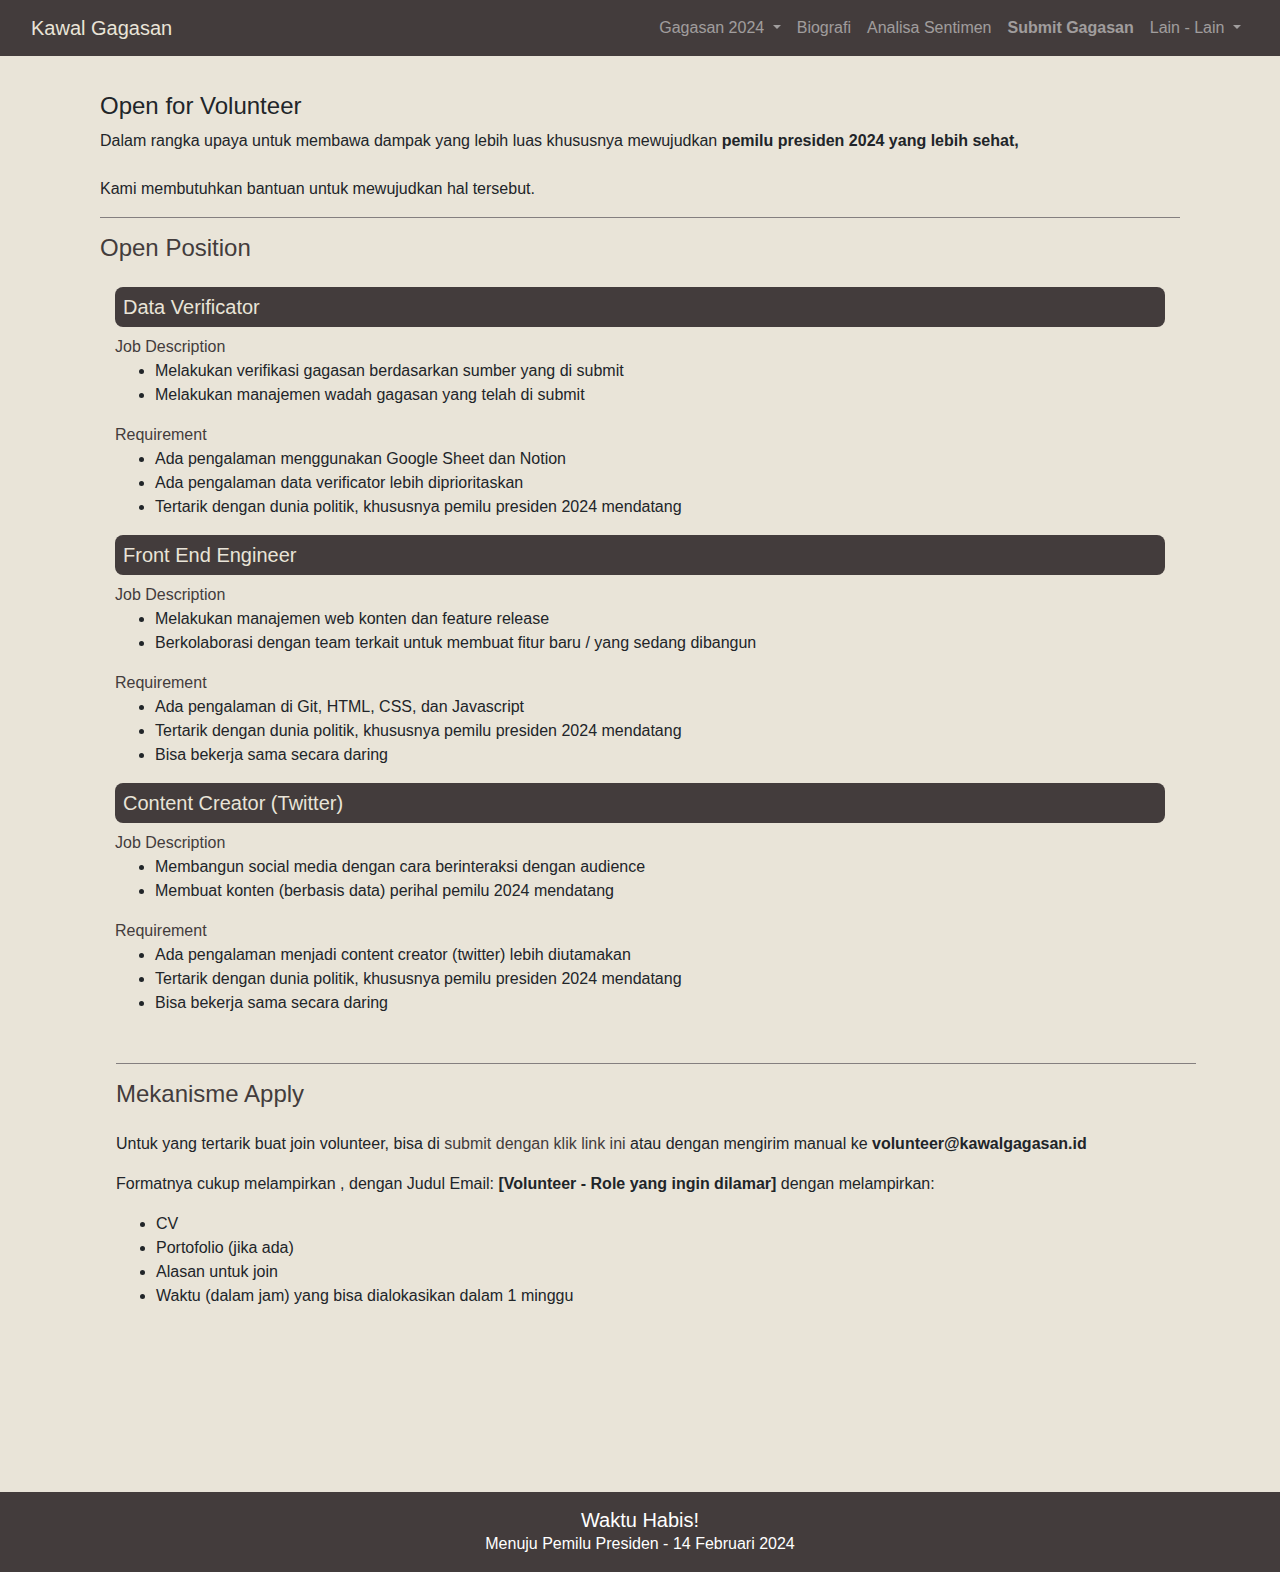
<file: volunteer.html>
<!DOCTYPE html>
        <html lang="id">
        <head>
            <meta charset="UTF-8">
            <meta name="viewport" content="width=device-width, initial-scale=1.0">
            <link href="https://stackpath.bootstrapcdn.com/bootstrap/4.3.1/css/bootstrap.min.css" rel="stylesheet">
            <link rel="shortcut icon" href="src/logo.png" type="image/x-icon">
            <title>Kawal Gagasan</title>
            <link rel="stylesheet" href="style.css">
            <meta name="viewport" content="width=device-width, initial-scale=1, maximum-scale=1, user-scalable=no">
            <!-- Google Tag Manager -->
            <script>(function(w,d,s,l,i){w[l]=w[l]||[];w[l].push({'gtm.start':
              new Date().getTime(),event:'gtm.js'});var f=d.getElementsByTagName(s)[0],
              j=d.createElement(s),dl=l!='dataLayer'?'&l='+l:'';j.async=true;j.src=
              'https://www.googletagmanager.com/gtm.js?id='+i+dl;f.parentNode.insertBefore(j,f);
              })(window,document,'script','dataLayer','GTM-T9JWH6PG');</script>
              <!-- End Google Tag Manager -->
        </head>
        <body>
          <!-- Google Tag Manager (noscript) -->
          <noscript><iframe src="https://www.googletagmanager.com/ns.html?id=GTM-T9JWH6PG"
          height="0" width="0" style="display:none;visibility:hidden"></iframe></noscript>
          <!-- End Google Tag Manager (noscript) -->

          <nav class="fixed-top navbar navbar-expand-sm navbar-dark">
            <div class="container-fluid">
              <a class="navbar-brand" href="index.html" style="color:#E9E4D8;">Kawal Gagasan</a>
              <button class="navbar-toggler" type="button" data-toggle="collapse" data-target="#navbarSupportedContent" aria-controls="navbarSupportedContent" aria-expanded="false" aria-label="Toggle navigation">
                <span class="navbar-toggler-icon"></span>
              </button>
              <div class="collapse navbar-collapse" id="navbarSupportedContent">
                <ul class="navbar-nav ml-auto">
                  <li class="nav-item dropdown ">
                    <a class="nav-link dropdown-toggle" href="gagasan.html" id="navbarDropdown" role="button" data-toggle="dropdown" aria-haspopup="true" aria-expanded="false">
                      Gagasan 2024
                    </a>
                    <div class="dropdown-menu" aria-labelledby="navbarDropdown">
                      <a class="dropdown-item" href="anies.html">Anies - Imin</a>
                      <a class="dropdown-item" href="prabowo.html">Prabowo Subianto</a>
                      <a class="dropdown-item" href="ganjar.html">Ganjar Pranowo</a>
                    </div>
                  </li>
                  <li class="nav-item">
                    <a class="nav-link" href="biografi.html">Biografi</a>
                  </li>
                  <li class="nav-item">
                    <a class="nav-link" href="sentiment.html">Analisa Sentimen</a>
                  </li>
                  <li class="nav-item">
                    <a class="nav-link" href="submit.html"><strong>Submit Gagasan</strong></a>
                  </li>
                  <li class="nav-item dropdown ">
                    <a class="nav-link dropdown-toggle" href="gagasan.html" id="navbarDropdown" role="button" data-toggle="dropdown" aria-haspopup="true" aria-expanded="false">
                      Lain - Lain
                    </a>
                    <div class="dropdown-menu" aria-labelledby="navbarDropdown">
                      <a class="dropdown-item" href="about.html">Tentang Kami</a>
                      <a class="dropdown-item" href="volunteer.html">Kesempatan Volunteer</a>
                      <!-- <a class="dropdown-item" href="ganjar.html">Ganjar Pranowo</a> -->
                    </div>
                  </li>
                </ul>
              </div>
            </div>
          </nav>
          <div class="col spacer my-3" style="color:#E9E4D8;">
            _
          </div>

          <!-- <iframe src="https://docs.google.com/forms/d/e/1FAIpQLSfsrvR4p61xzGU1z8rxVQs1l8igQQDdNz9x7zPm2NGHt1cYsA/viewform?embedded=true" width="640" height="1217" frameborder="0" marginheight="0" marginwidth="0">Loading…</iframe> -->
        
              <!-- <div class="row fade-in-up mt-2"  style="background-color:#433c3c"> -->
                <!-- <div class="row"> -->
                    <!-- <div class="col-lg-12 col-sm-12"> -->
                        <!-- <marquee behavior="scroll" direction="left">
                          <h1 class="text align-text-top" style="font-size: 30px;color: #E9E4D8">Sudah tentukan pilihan di 14 Februari, 2024 besok?</h1>
                        </marquee> -->
                    <!-- </div> -->
                <!-- </div> -->
            <!-- </div> -->
            <section class="container py-2 mt-4">
              <section class="col-12 submission">
                
                <div style="height: 20px;"></div>
                
                <h2>Open for Volunteer</h2>
                <p>Dalam rangka upaya untuk membawa dampak yang lebih luas khususnya mewujudkan <strong>pemilu presiden 2024 yang lebih sehat,</strong> 
                  <br>
                  <br>Kami membutuhkan bantuan untuk mewujudkan hal tersebut.</p>
            
              </section>
        
              

              <div class="col-12 roles">
                <hr style="border-color: var(--color2); border-width: 1.5px;">
                <h2 class="pb-3" style="color: var(--color1); ">Open Position</h2>

                <!-- Data Verificator -->
                <div class="col-12">
                    <h3 class = "role" style="background-color: var(--color1); color: var(--color3); border-radius: 0.5rem; padding: 0.5rem;">Data Verificator</h3>
                    <p class="role-detail"> Job Description
                      <ul>
                        <li>Melakukan verifikasi gagasan berdasarkan sumber yang di submit</li>
                        <li>Melakukan manajemen wadah gagasan yang telah di submit</li>
                      </ul>
                    </p>

                    <p class="role-detail"> Requirement
                      <ul>
                        <li>Ada pengalaman menggunakan Google Sheet dan Notion</li>
                        <li>Ada pengalaman data verificator lebih diprioritaskan</li>
                        <li>Tertarik dengan dunia politik, khususnya pemilu presiden 2024 mendatang</li>
                      </ul>
                    </p>

                </div>

                <!-- Front End Engineer -->
                <div class="col-12">
                  <h3 class = "role" style="background-color: var(--color1); color: var(--color3); border-radius: 0.5rem; padding: 0.5rem;">Front End Engineer</h3>
                  <p class="role-detail"> Job Description
                    <ul>
                      <li>Melakukan manajemen web konten dan feature release</li>
                      <li>Berkolaborasi dengan team terkait untuk membuat fitur baru / yang sedang dibangun</li>
                    </ul>
                  </p>

                  <p class="role-detail"> Requirement
                    <ul>
                      <li>Ada pengalaman di Git, HTML, CSS, dan Javascript</li>
                      <li>Tertarik dengan dunia politik, khususnya pemilu presiden 2024 mendatang</li>
                      <li>Bisa bekerja sama secara daring</li>
                    </ul>
                  </p>

                </div>

                <!-- Content Creator -->
                <div class="col-12">
                  <h3 class = "role" style="background-color: var(--color1); color: var(--color3); border-radius: 0.5rem; padding: 0.5rem;">Content Creator (Twitter)</h3>
                  <p class="role-detail"> Job Description
                    <ul>
                      <li>Membangun social media dengan cara berinteraksi dengan audience</li>
                      <li>Membuat konten (berbasis data) perihal pemilu 2024 mendatang</li>
                    </ul>
                  </p>

                  <p class="role-detail"> Requirement
                    <ul>
                      <li>Ada pengalaman menjadi content creator (twitter) lebih diutamakan</li>
                      <li>Tertarik dengan dunia politik, khususnya pemilu presiden 2024 mendatang</li>
                      <li>Bisa bekerja sama secara daring</li>
                    </ul>
                  </p>

                </div>
            </div>

              <div class="col-12 mx-3 my-5">
                <hr style="border-color: var(--color2); border-width: 1.5px;">
                <h2 class="pb-3" style="color: var(--color1); ">Mekanisme Apply</h2>
                <p>Untuk yang tertarik buat join volunteer, bisa di <a class='text' href="mailto:volunteer@kawalgagasan.id?subject=Volunteer%20-%20Role%20yang%20ingin%20dilamar&body=Lampirkan%20CV%2C%20Portofolio" style="font-size: 1rem;">submit dengan klik link ini</a> atau dengan mengirim manual ke <strong>volunteer@kawalgagasan.id</strong></p>
                <p>Formatnya cukup melampirkan ,  dengan Judul Email: <strong>[Volunteer - Role yang ingin dilamar]</strong> dengan melampirkan:</p>
                  <ul>
                    <li>CV</li>
                    <li>Portofolio (jika ada)</li>
                    <li>Alasan untuk join</li>
                    <li>Waktu (dalam jam) yang bisa dialokasikan dalam 1 minggu</li>
                  </ul>
              </div>
            </section> 
            
            <div class="col" style="height: 80px;">

            </div>

              <footer class="bottom w-100 p-3 mt-5" style="margin: 0; padding-left: 0; padding-right: 0;"> 
                <h3 class="text-center text-white m-0" id="timer"></h3>
                <script>
                    var countdownDate = new Date("2024-02-14T10:00:00").getTime();
                  
                    function updateTimer() {
                      var now = new Date().getTime();
                      var distance = countdownDate - now;
                  
                      var days = Math.floor(distance / (1000 * 60 * 60 * 24));
                      var hours = Math.floor((distance % (1000 * 60 * 60 * 24)) / (1000 * 60 * 60));
                      var minutes = Math.floor((distance % (1000 * 60 * 60)) / (1000 * 60));
                      var seconds = Math.floor((distance % (1000 * 60)) / 1000);
                  
                      document.getElementById("timer").innerHTML = days + " hari " + hours + " jam " + minutes + " menit " + seconds + " detik ";
                  
                      if (distance < 0) {
                        clearInterval(x);
                        document.getElementById("timer").innerHTML = "Waktu Habis!";
                      }
                    }
                  
                    var x = setInterval(updateTimer, 1000);
                    updateTimer(); // Panggil fungsi ini segera agar timer muncul tanpa menunggu 1 detik pertama
                  </script>
                <p class="text-center text-white m-0"> Menuju Pemilu Presiden - 14 Februari 2024</p>
                <!-- <p class="text-center text-light"> &copy Kawal Gagasan</p> -->
              </footer>
        
            <script src="https://code.jquery.com/jquery-3.3.1.slim.min.js"></script>
            <script src="https://cdnjs.cloudflare.com/ajax/libs/popper.js/1.14.7/umd/popper.min.js"></script>
            <script src="https://stackpath.bootstrapcdn.com/bootstrap/4.3.1/js/bootstrap.min.js"></script>
        
        </body>
        </html>
</file>
<file: style.css>
:root {
  --color1: #433c3c;
  --color2: #847F7F;
  --color3: #E9E4D8;
  --color4: #D0522A;
  --color5: #993625;
  /* text: 1rem; */
}

.image-source {
  font-size: 12px;
}

.quick-button {
  height: auto; 
  display: flex; 
  justify-content: center; 
  flex-wrap: wrap;
  margin-top: 1rem;
  margin-bottom: 3rem;

}
.quick-button .btn {
  border: none; /* Menonaktifkan border */
  background-color: #433c3c; /* Warna latar belakang */
  color: #E9E4D8; /* Warna teks */
  width: 200px;
  margin: 5px 15px;
  font-weight: 500;
  border-radius: 1rem;
  box-shadow: 0px 4px 12px rgba(0, 0, 0, 0.1);

}


nav {
  font-family: 'Plus Jakarta Sans', sans-serif;
  background-color: var(--color1);
  /* color: var(--color1); */
}

.img-fluid.full-screen {
  width: 100%;       /* Mengatur lebar menjadi 100% dari lebar layar */
  max-height: 500px; /* Anda bisa mengganti ini dengan tinggi yang Anda inginkan */
  height: auto;      /* Menjaga rasio aspek */
  object-fit: cover; /* Memastikan gambar menutupi area yang ditetapkan tanpa mengubah rasio aspek */
  display: block;    /* Menghilangkan margin putih di bawah gambar */
  border-radius: 15px; /* Efek rounded */
}

.dropdown-menu{
  background-color: var(--color3);
}


body {
  background-color: var(--color3);
  font-size: 1rem;

}


footer {
  background-color: var(--color1);
}

/* ukuran text */
body {
  font-size: 1rem; /* Sama dengan 16px */
}

h1 {
  font-size: 2rem; /* Sama dengan 32px */
}

h2 {
  font-size: 1.5rem; /* 24px */
}

h3 {
  font-size: 1.25rem; /* 20px */
}

h4 {
  font-size: 1.125rem; /* 18px */
}

h5 {
  font-size: 1rem; /* 16px */
}
p {
  font-size: 1rem; /* Sama dengan 16px */
}

.text {
  color: var(--color1); /* Warna coklat */
}

a {
  color: var(--color2);
  /* text-decoration: underline; */
  /* font-size: 12px; Mengatur ukuran font lebih kecil */
  /* position: absolute; Memungkinkan penempatan tepat dalam container */
  /* top: 0; Posisi di atas container */
  /* right: 0; Posisi di sebelah kanan container */
}

/* a:not(nav a) {
  color: var(--color2); */
  /* text-decoration: underline; */
  /* font-size: 16px; Mengatur ukuran font lebih kecil */
  /* position: absolute; Memungkinkan penempatan tepat dalam container */
  /* top: 0; Posisi di atas container */
  /* right: 0; Posisi di sebelah kanan container */
/* } */



img {
  width: 16rem; /* Atur lebar gambar ikon */
}

/* image for main photo */
/* .col-md-3.col-12 img {
  border-radius: 50%;
  width: 175px;
  max-height: 100%;
  box-shadow: 5px 5px 10px rgba(0, 0, 0, 0.3);
} */

/* image for partai picture */
/* .col-md-4 img {
  border-radius:50px; 
  height: 50px; 
  width:50px; 
  max-height: 100%; 
  margin-top: 1rem;
  margin-left: 0.5rem;
  box-shadow: 5px 5px 10px rgba(0, 0, 0, 0.3);
} */

/* .container img {
  box-shadow: 5px 5px 10px rgba(0, 0, 0, 0.3);
} */

.full-width-btn {
  width: 100%;
}


/* EFFECT - fade in effect */
@keyframes fadeInUp {
  from {
    opacity: 0;
    transform: translateY(20px);
  }
  to {
    opacity: 1;
    transform: translateY(0);
  }
}

.fade-in-up {
  animation: fadeInUp 1.5s ease forwards;
}


/* CONTENT - GAGASAN */
.gagasan {
  white-space: nowrap;
  display: flex;
  /* margin-left: 10px; */
  /* margin-right: 10px; */
}

.gagasan .gagasan-content {
  display: flex;
  flex-wrap: wrap; 
  /* margin-right: 10px; */
  /* margin-left: 20px; */
}

@media (min-width: 768px) {
  .gagasan .gagasan-content .card {
    flex: 0 0 calc(50% - 20px); /* Ini akan memastikan bahwa hanya dua kartu yang akan muat dalam satu baris */
    /* width: 300px; Atur lebar card sesuai kebutuhan */
    margin: 10px;
    background-color: var(--color3);
    color: var(--color1);
    padding: 15px;
    border-radius: 15px; /* Efek rounded */
    box-shadow: 0 4px 6px rgba(0, 0, 0, 0.1); /* Efek bayangan */
    /* margin-left: 8px; */
  }
}
@media (max-width: 767px) {
  .gagasan .gagasan-content .card {
    flex: 0 0 100%; /* Ini akan memastikan bahwa hanya satu kartu yang akan muat dalam satu baris */
    /* width: 300px; Atur lebar card sesuai kebutuhan */
    margin-top: 10px;
    margin-bottom: 10px;
    max-width: 90%;
    margin-left: auto;
    margin-right: auto;
    background-color: var(--color3);
    color: var(--color1);
    padding: 15px;
    border-radius: 15px; /* Efek rounded */
    box-shadow: 0 4px 6px rgba(0, 0, 0, 0.1); /* Efek bayangan */
    /* margin-left: 8px; */
  }
}


.gagasan .gagasan-content .card {
  word-wrap: break-word;
  white-space: normal; /* Mengizinkan teks untuk berpindah ke baris berikutnya */
  overflow: hidden; /* Memotong bagian teks yang melampaui batas elemen */
}


.gagasan .gagasan-content .card .icon img {
  width: 50px; /* Atur lebar gambar ikon */
  padding-bottom: 15px;
  /* position:relative; */
  /* max-width: 100% */
  
}

.gagasan .gagasan-content .card .equal-height > div {
  display: flex;
  align-items: center; /* Menengahkan elemen secara vertikal */
}

.gagasan .gagasan-content .card h1 {
  margin: 0; /* Menghapus margin default h1 */
}
.gagasan .gagasan-content .card .content .more {
  max-height: 0;
  overflow: hidden;
  transition: max-height 0.5s ease;
}

.gagasan .gagasan-content .card .container:hover .content .more {
  max-height: 200px; /* Anda dapat menyesuaikan tinggi ini */
}

.gagasan .gagasan-content .card .read-more-btn {
  color: #007bff;
  text-decoration: none;
  display: inline-block;
  cursor: pointer;
}

.no-idea {
  color: var(--color2);
}

/* CONTENT - Urgensi Pemilu 2024 Card */
  .fun-fact-1 {
    white-space: nowrap;
    display: flex;
  }

  .fun-fact-1 .scrollable-row {
    display: flex;
    flex-wrap: wrap; 
    
    
    /* margin: 10px; */
    
  }


  .fun-fact-1 .scrollable-row .card {
    word-wrap: break-word;
    white-space: normal; /* Mengizinkan teks untuk berpindah ke baris berikutnya */
    overflow: hidden; /* Memotong bagian teks yang melampaui batas elemen */
  }

  @media (min-width: 768px) {
    .fun-fact-1 .scrollable-row .card {
      flex: 0 0 calc(50% - 20px); /* Ini akan memastikan bahwa hanya dua kartu yang akan muat dalam satu baris */
      /* width: 300px; Atur lebar card sesuai kebutuhan */
      margin-bottom: 10px;
      margin-left: auto;
      margin-right: auto; 
      background-color: var(--color3);
      color: var(--color1);
      padding: 15px;
      border-radius: 15px; /* Efek rounded */
      box-shadow: 0 4px 6px rgba(0, 0, 0, 0.1); /* Efek bayangan */


      /* margin-left: 8px; */
    }
  }
  @media (max-width: 767px) {
    .fun-fact-1 .scrollable-row .card {
      flex: 0 0 100%; /* Ini akan memastikan bahwa hanya satu kartu yang akan muat dalam satu baris */
      /* width: 300px; Atur lebar card sesuai kebutuhan */
      margin-bottom: 10px;
      background-color: var(--color3);
      color: var(--color1);
      padding: 15px;
      border-radius: 15px; /* Efek rounded */
      box-shadow: 0 4px 6px rgba(0, 0, 0, 0.1); /* Efek bayangan */
      /* margin-left: 8px; */
    }
  }


  .fun-fact-1 .scrollable-row .card .icon img {
    width: 75px; /* Atur lebar gambar ikon */
    padding-bottom: 15px;
  }

  .toggle-btn,
  .toggle-btn:active,
  .toggle-btn:focus {
    background-color: var(--color1);
    color: var(--color3);
    box-shadow: 0 4px 6px rgba(0, 0, 0, 0.1); /* Efek bayangan */
    border-radius: 10px; /* Efek rounded */
  }

  /* CONTENT - BIOGRAFI */
  /* @media (max-width: 768px) {
    .biografi .row > div {
        text-align: center;
        margin-left: auto;
        margin-right: auto;
    }
}
   */

/* CASE BIOGRAFI */
.custom-row {
  justify-content: center;
}

.custom-col {
  border: 1px solid #847F7F;
  border-radius: 25px;
  box-shadow: 5px 5px 15px #888888;
  padding-left: 5px; /* atur jarak di sini */
  padding-right: 5px; /* atur jarak di sini */
  word-wrap: break-word;
}

@media (min-width: 992px) {
  .custom-col {
      max-width: calc(33.33333% - 15px); /* lebar kolom dengan mengurangi jarak */
      word-wrap: break-word;
      padding: 10px;
  }
  
}

/* roles */
.role {
  background-color: var(--color1);
  color: var(--color3);
  border-radius: 0.5rem;
  padding: 0.5rem;
}

.role-detail {
  /* background-color: var(--color2); */
  color: var(--color1);
  border-radius: 0.5rem;
  padding-bottom: 0rem;
  margin: 0rem;
}
</file>
